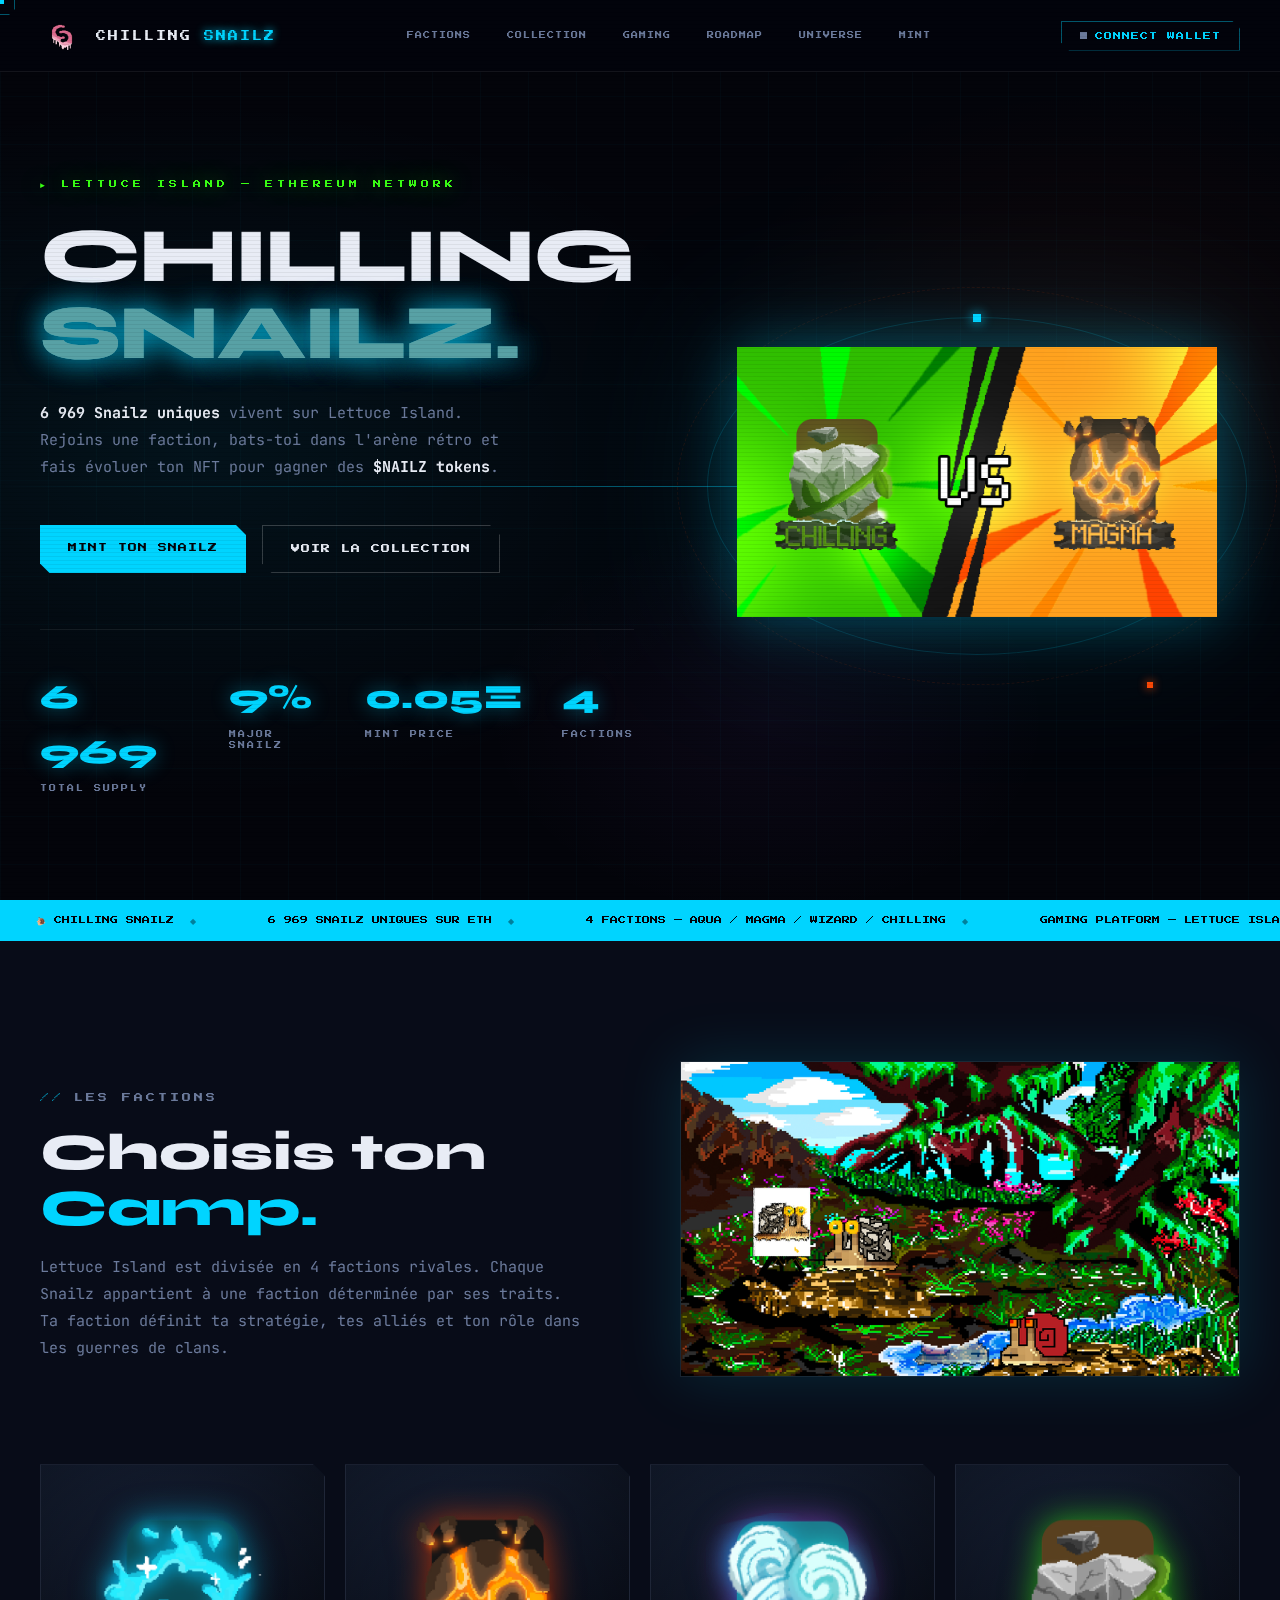
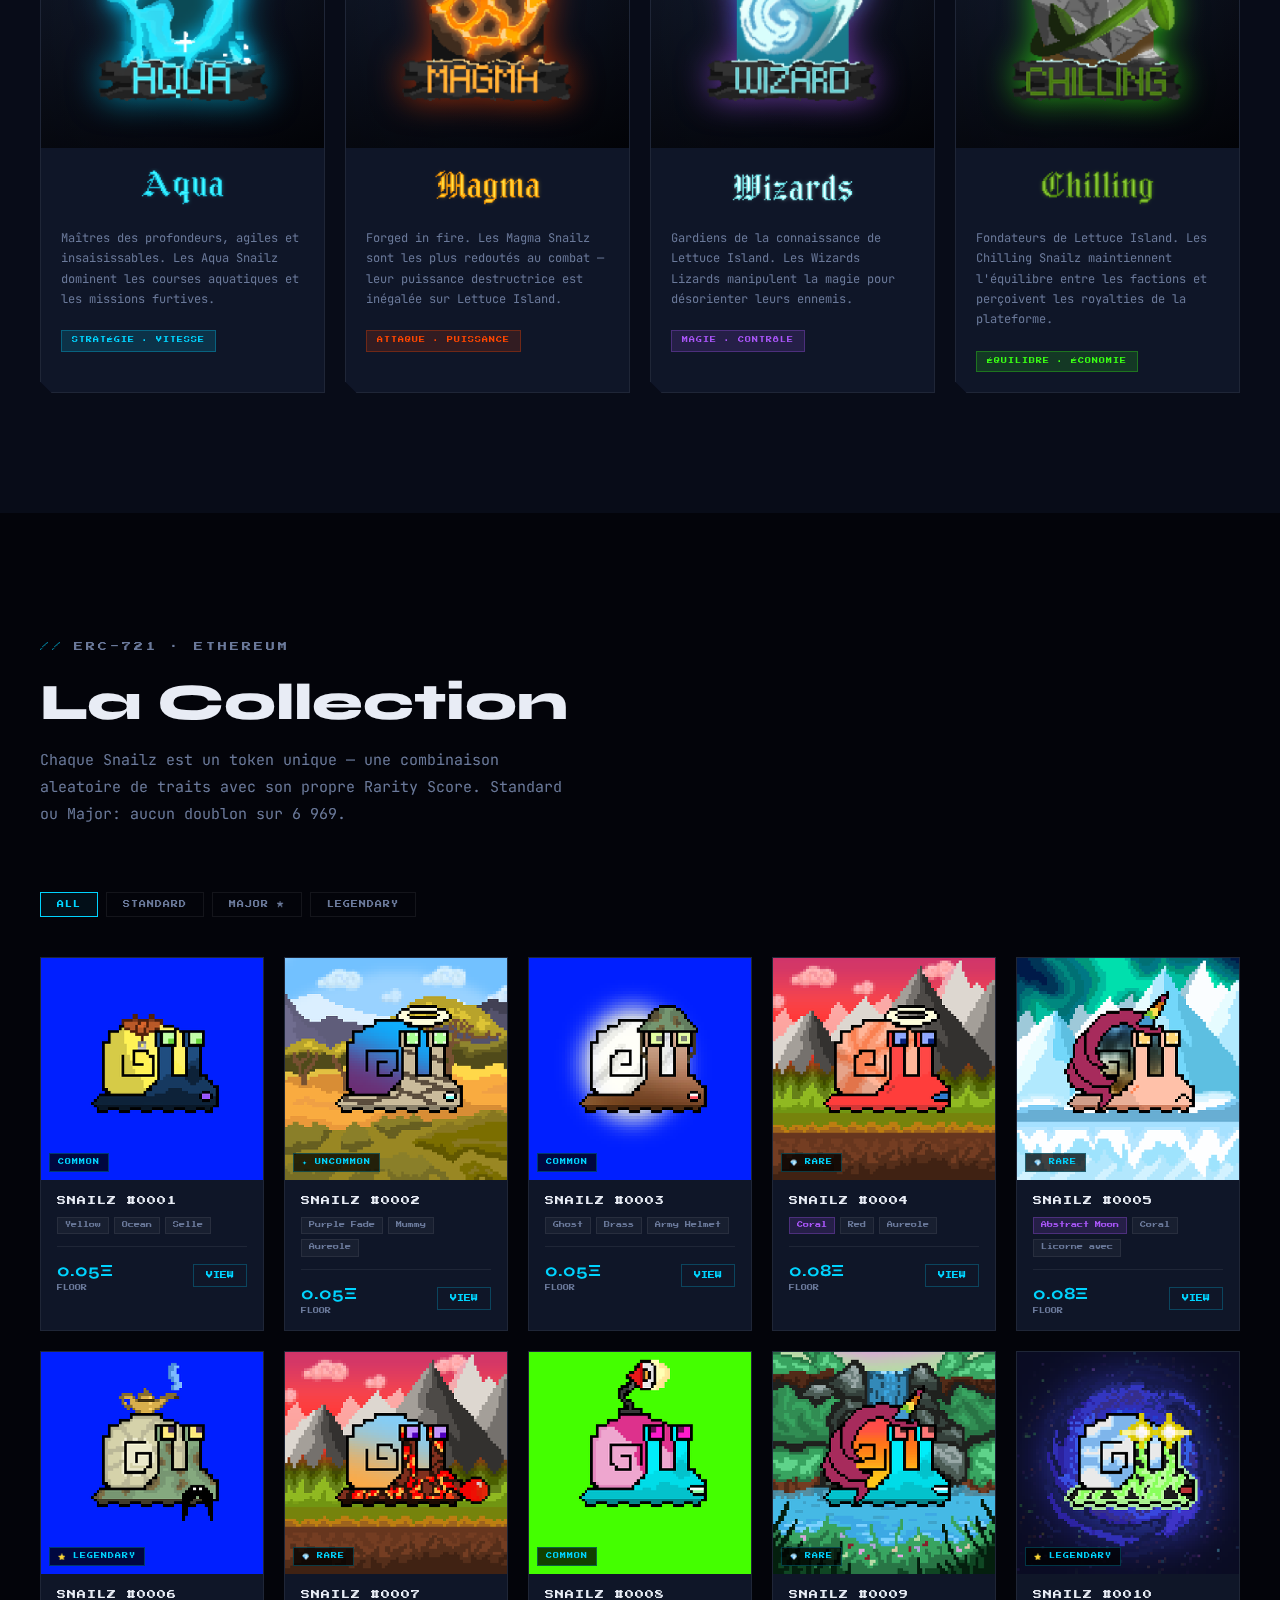
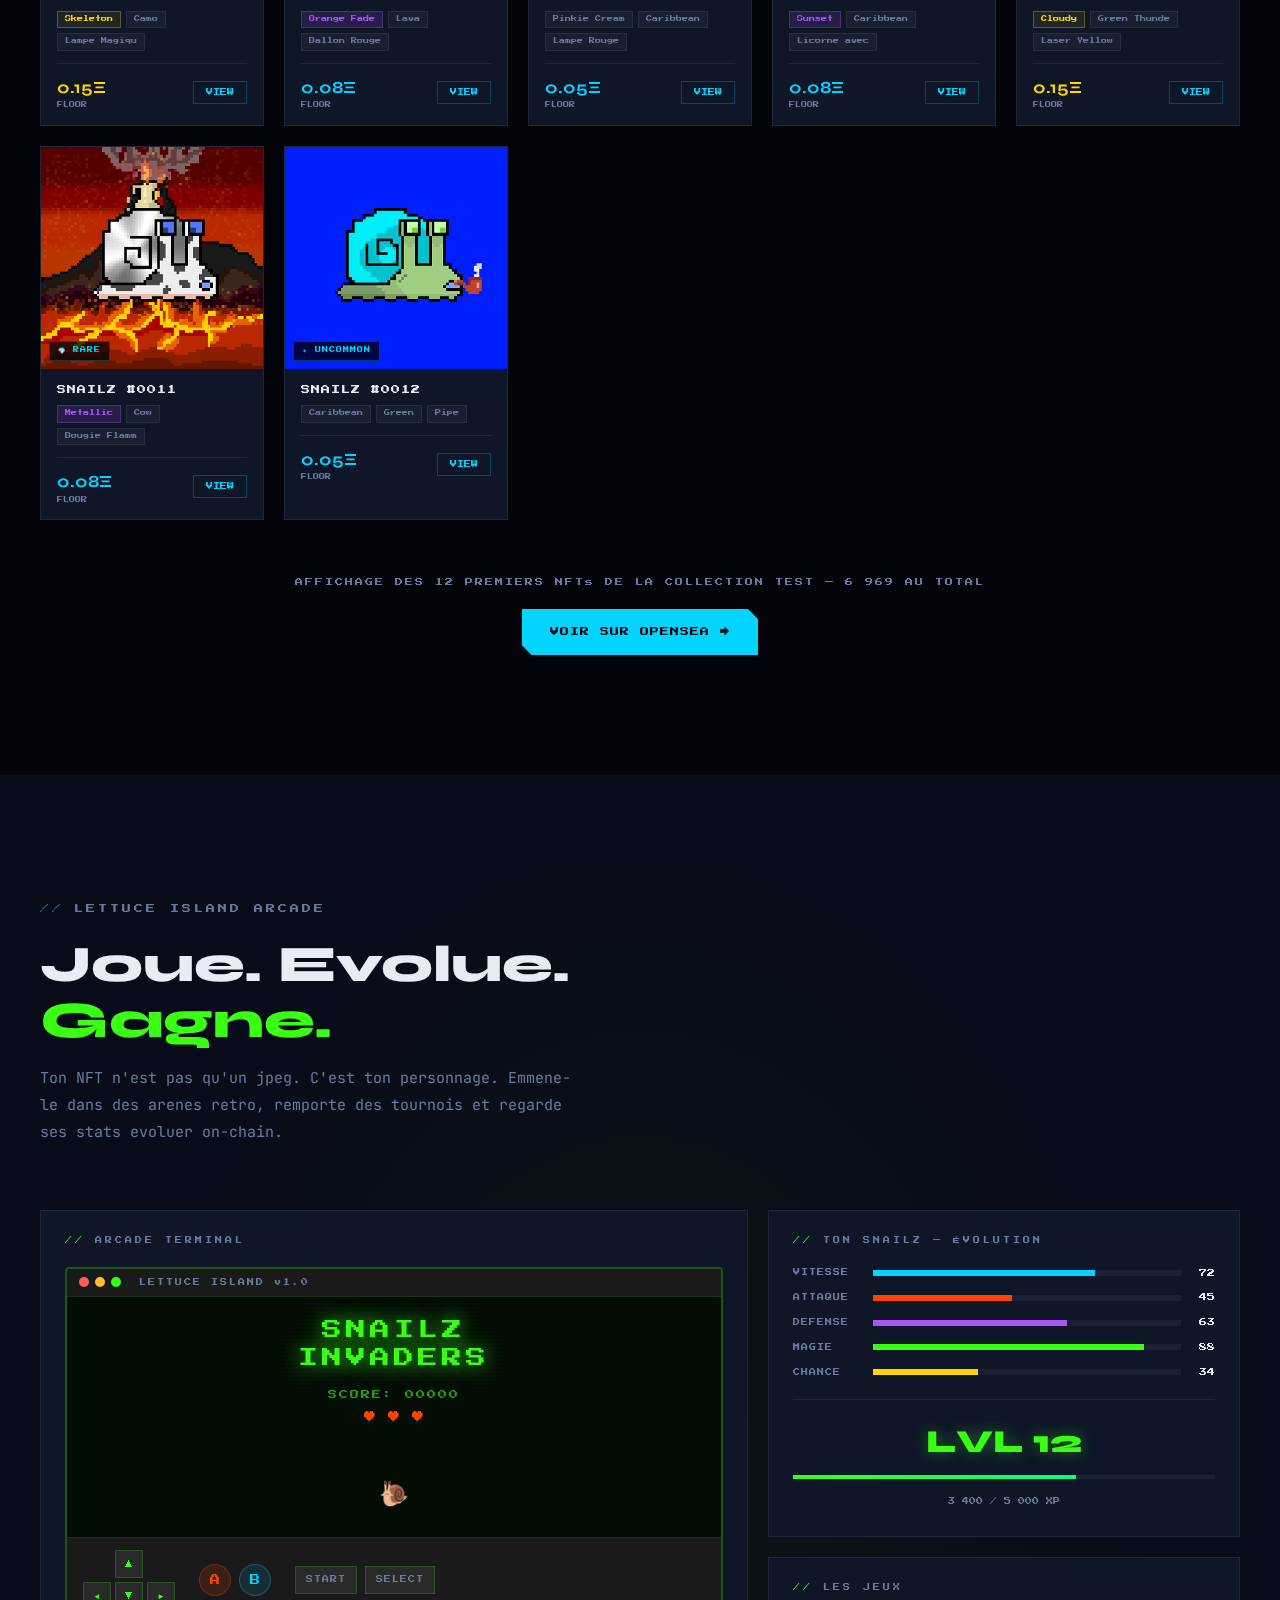
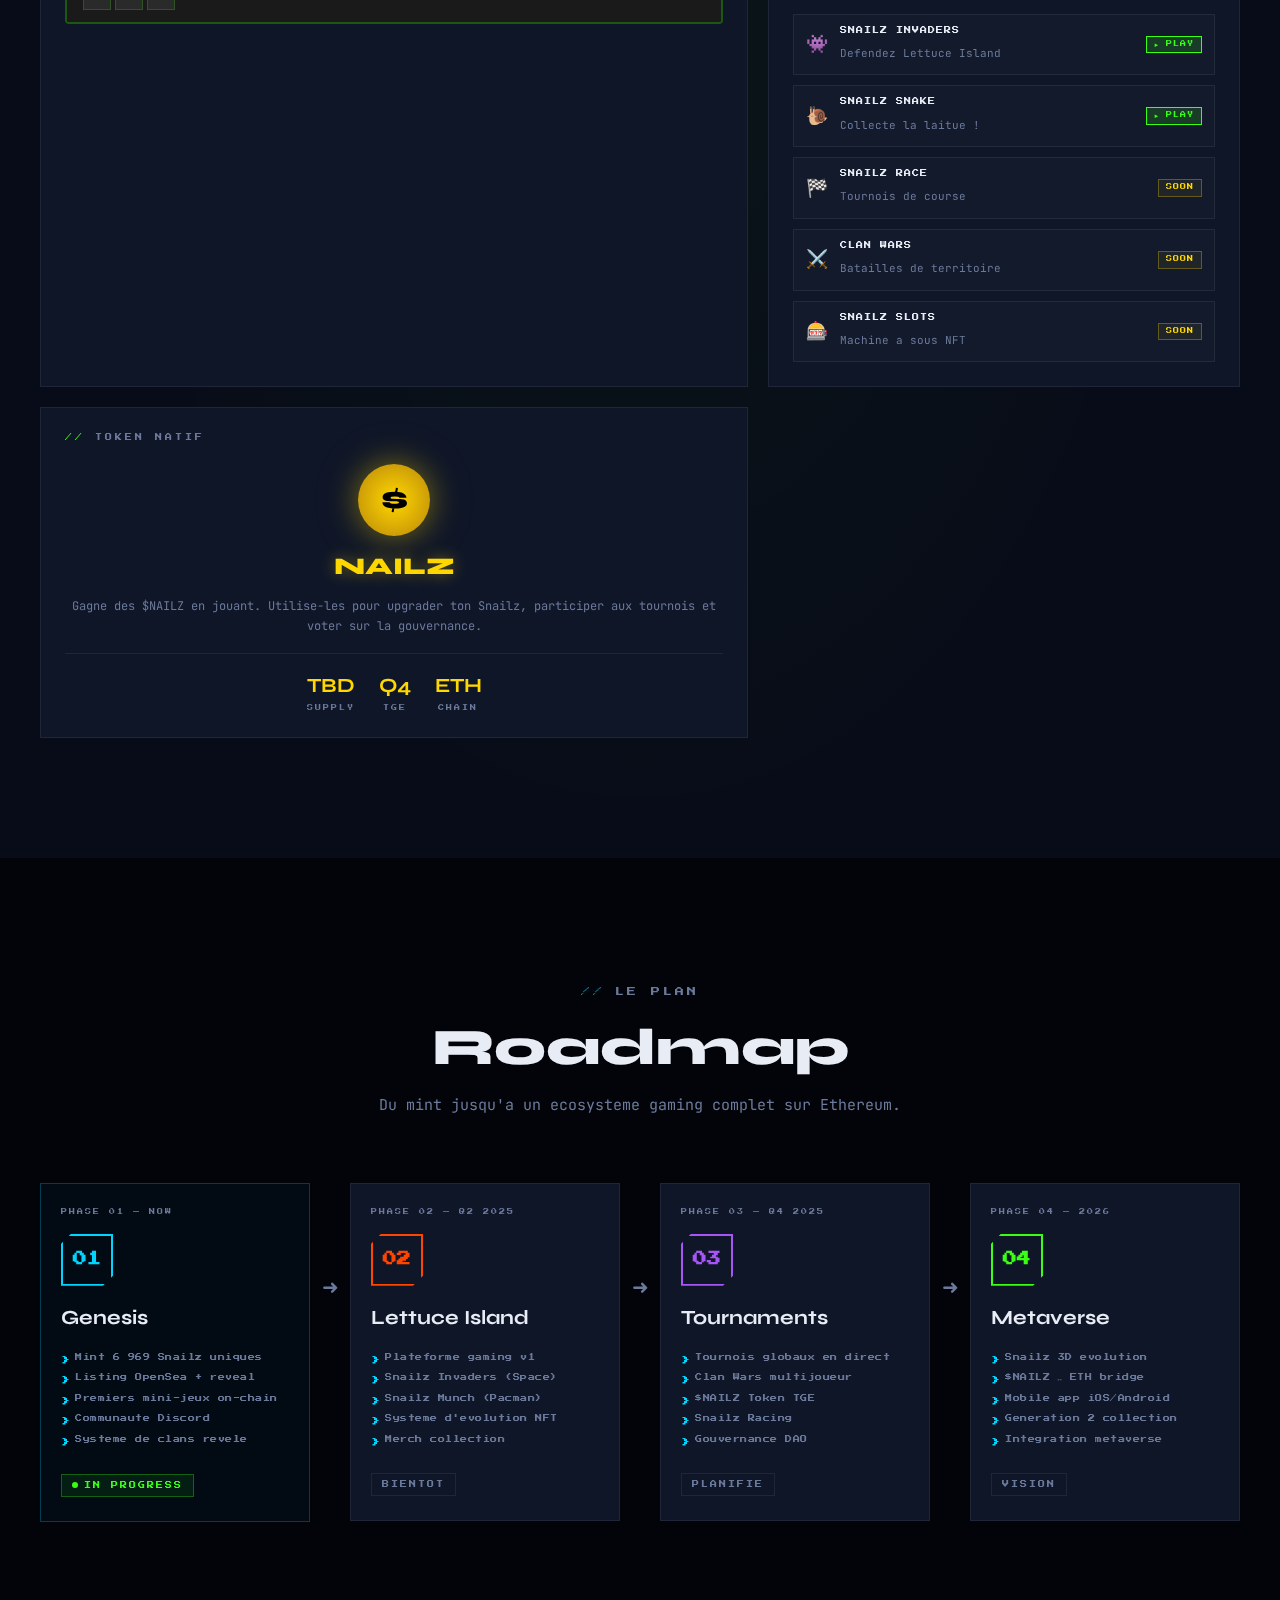
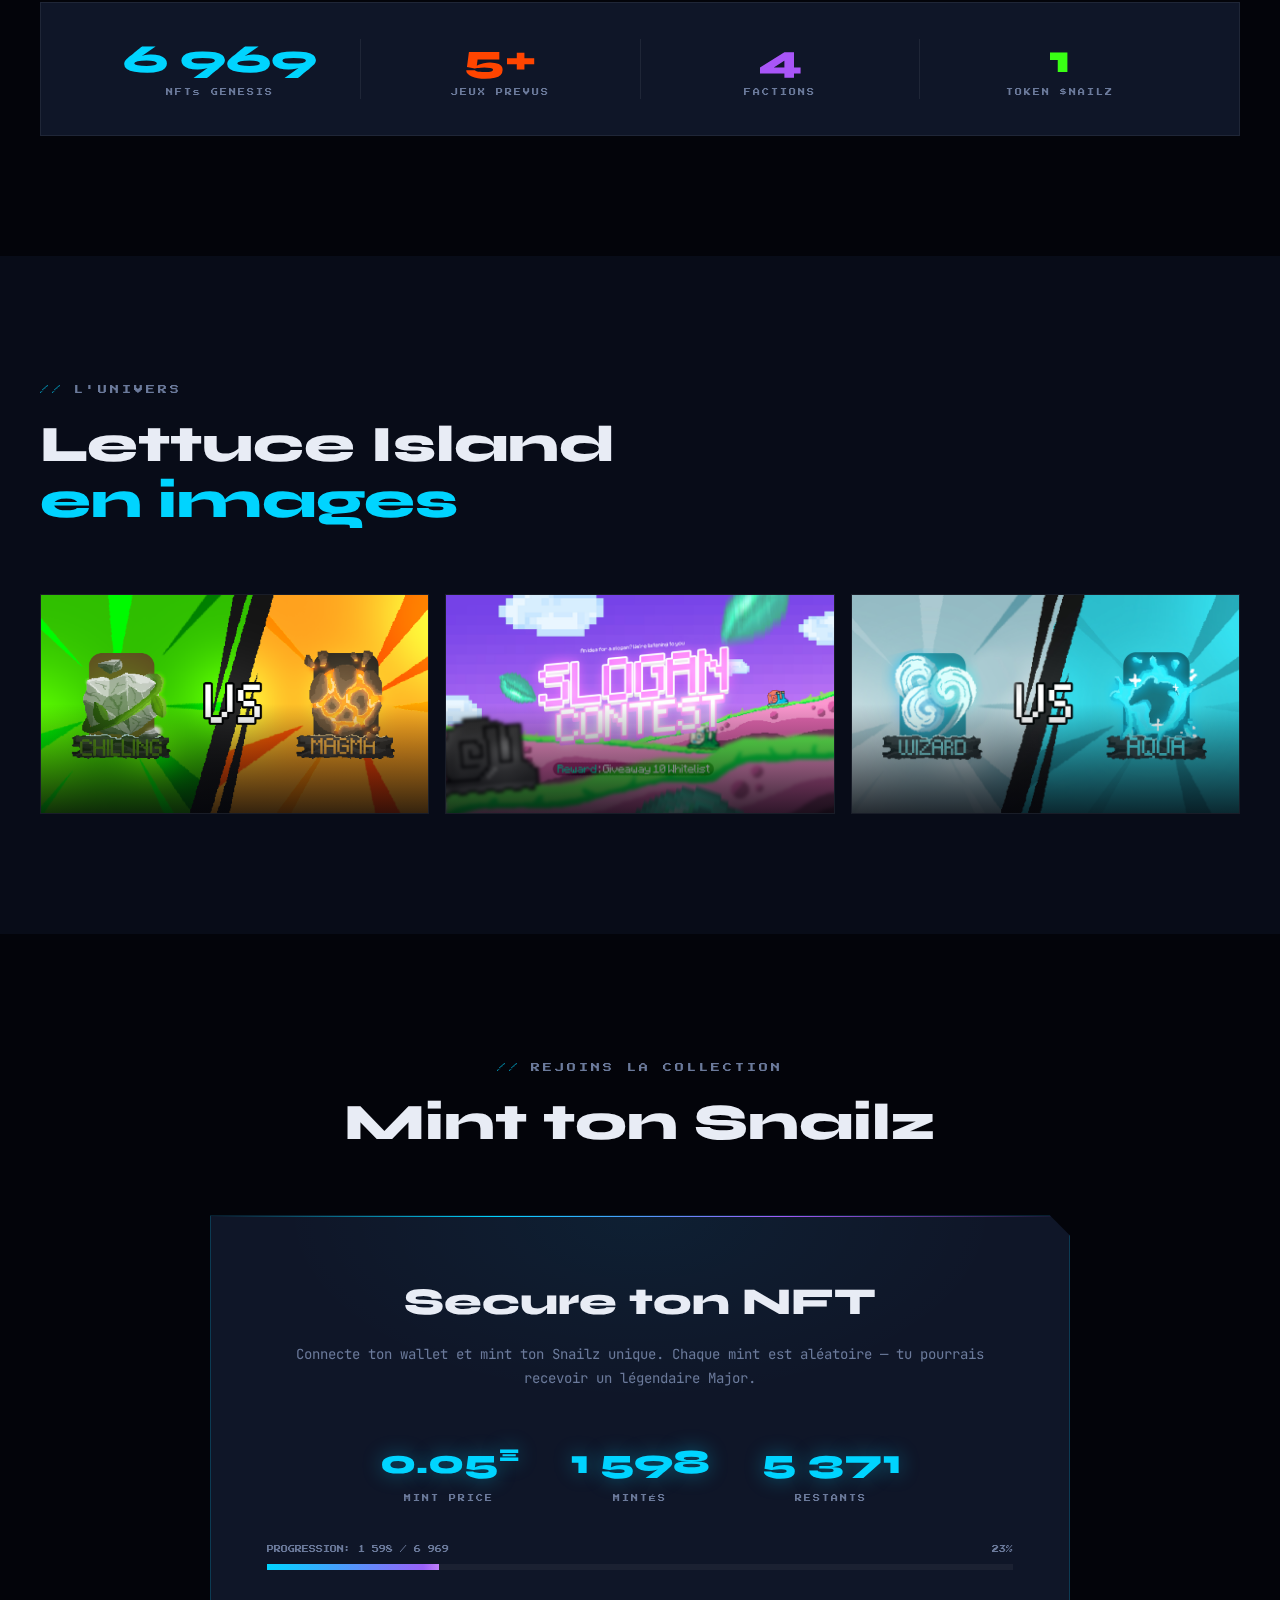
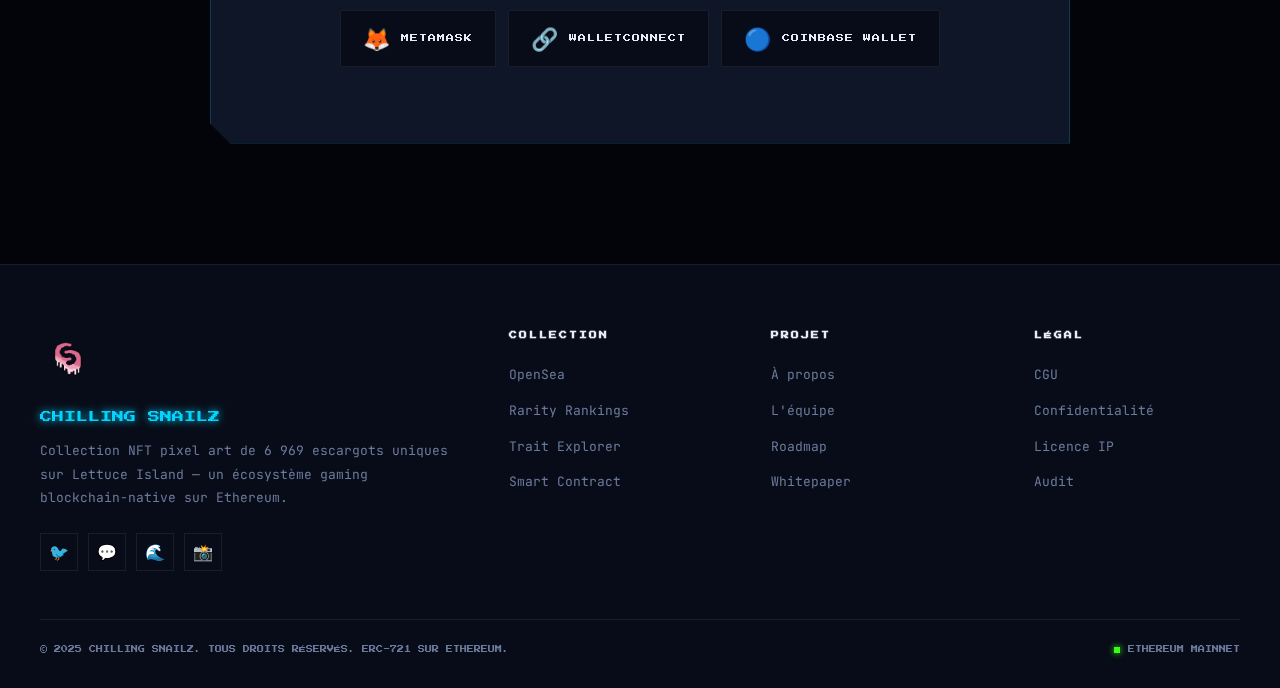
<file: index.html>
<!DOCTYPE html>
<html lang="fr">
<head>
<meta charset="UTF-8">
<meta name="viewport" content="width=device-width, initial-scale=1.0">
<title>CHILLING SNAILZ — Lettuce Island</title>
<link rel="preconnect" href="https://fonts.googleapis.com">
<link href="https://fonts.googleapis.com/css2?family=Press+Start+2P&family=Syne:wght@400;700;800&family=JetBrains+Mono:wght@400;700&display=swap" rel="stylesheet">
<style>
/* ===========================
   VARIABLES & RESET
=========================== */
:root {
  --void: #03040a;
  --deep: #080c18;
  --surface: #0f1628;
  --raised: #162035;

  /* Aqua Faction */
  --aqua: #00d4ff;
  --aqua-dim: rgba(0,212,255,0.15);
  --aqua-glow: 0 0 20px rgba(0,212,255,0.5), 0 0 60px rgba(0,212,255,0.2);

  /* Magma Faction */
  --magma: #ff4500;
  --magma-dim: rgba(255,69,0,0.15);
  --magma-glow: 0 0 20px rgba(255,69,0,0.5), 0 0 60px rgba(255,69,0,0.2);

  /* Wizard Faction */
  --wizard: #a855f7;
  --wizard-dim: rgba(168,85,247,0.15);
  --wizard-glow: 0 0 20px rgba(168,85,247,0.5), 0 0 60px rgba(168,85,247,0.2);

  /* Chilling (main) */
  --chill: #39ff14;
  --chill-dim: rgba(57,255,20,0.15);
  --chill-glow: 0 0 20px rgba(57,255,20,0.5), 0 0 60px rgba(57,255,20,0.2);

  --gold: #ffd700;
  --white: #e8ecf5;
  --muted: #6b7a9b;
  --border: rgba(255,255,255,0.07);

  --font-pixel: 'Press Start 2P', monospace;
  --font-display: 'Syne', sans-serif;
  --font-mono: 'JetBrains Mono', monospace;

  --radius-sm: 2px;
  --transition: all 0.25s cubic-bezier(0.4, 0, 0.2, 1);
}

*, *::before, *::after { box-sizing: border-box; margin: 0; padding: 0; }
html { scroll-behavior: smooth; overflow-x: hidden; }
body {
  background: var(--void);
  color: var(--white);
  font-family: var(--font-mono);
  cursor: none;
  overflow-x: hidden;
  line-height: 1.6;
}

/* Custom cursor */
#cursor, #cursor-follower {
  position: fixed; pointer-events: none; z-index: 99999;
  transform: translate(-50%, -50%);
  transition: transform 0.05s;
}
#cursor {
  width: 8px; height: 8px;
  background: var(--aqua);
  clip-path: polygon(0 0,100% 0,100% 100%,0 100%);
  box-shadow: 0 0 8px var(--aqua);
}
#cursor-follower {
  width: 30px; height: 30px;
  border: 1px solid rgba(0,212,255,0.4);
  clip-path: polygon(6px 0,100% 0,100% calc(100% - 6px),calc(100% - 6px) 100%,0 100%,0 6px);
  transition: all 0.12s cubic-bezier(0.4,0,0.2,1);
}
body.hovering #cursor { background: var(--magma); box-shadow: 0 0 8px var(--magma); }
body.hovering #cursor-follower { border-color: rgba(255,69,0,0.5); transform: translate(-50%,-50%) scale(1.4); }

/* Scanlines */
body::before {
  content:''; position:fixed; inset:0; z-index:9990; pointer-events:none;
  background: repeating-linear-gradient(0deg,transparent,transparent 3px,rgba(0,0,0,0.06) 3px,rgba(0,0,0,0.06) 4px);
}

/* ===========================
   LAYOUT HELPERS
=========================== */
.container { max-width: 1280px; margin: 0 auto; padding: 0 40px; }
.section { padding: 120px 0; }

/* ===========================
   TYPOGRAPHY
=========================== */
.pixel { font-family: var(--font-pixel); }
.display { font-family: var(--font-display); }
.tag {
  font-family: var(--font-pixel); font-size: 9px; letter-spacing: 3px;
  color: var(--muted); display: inline-flex; align-items: center; gap: 10px;
  margin-bottom: 20px;
}
.tag::before { content:'//'; color: var(--aqua); opacity: 0.6; }

/* Glow text */
.glow-aqua  { text-shadow: var(--aqua-glow); }
.glow-magma { text-shadow: var(--magma-glow); }
.glow-wizard { text-shadow: var(--wizard-glow); }
.glow-chill { text-shadow: var(--chill-glow); }

/* ===========================
   ANIMATIONS
=========================== */
@keyframes float { 0%,100% { transform:translateY(0); } 50% { transform:translateY(-14px); } }
@keyframes blink { 0%,100% { opacity:1; } 50% { opacity:0; } }
@keyframes spin { to { transform:rotate(360deg); } }
@keyframes spin-rev { to { transform:rotate(-360deg); } }
@keyframes marquee { 0% { transform:translateX(0); } 100% { transform:translateX(-50%); } }
@keyframes flicker { 0%,18%,22%,25%,53%,57%,100% { opacity:1; } 20%,24%,55% { opacity:0.5; } }
@keyframes scan { 0% { transform:translateY(-100%); opacity:0.5; } 100% { transform:translateY(200vh); opacity:0; } }
@keyframes reveal-up { from { opacity:0; transform:translateY(40px) scale(0.98); } to { opacity:1; transform:translateY(0) scale(1); } }
@keyframes pulse { 0%,100% { opacity:1; } 50% { opacity:0.6; } }
@keyframes shimmer {
  0% { background-position: -200% 0; }
  100% { background-position: 200% 0; }
}
@keyframes glitch-1 {
  0%,100% { clip-path:inset(80% 0 0 0); transform:translate(-4px); }
  20% { clip-path:inset(10% 0 60% 0); transform:translate(4px); }
  40% { clip-path:inset(50% 0 20% 0); transform:translate(-2px); }
  60% { clip-path:inset(25% 0 60% 0); transform:translate(3px); }
  80% { clip-path:inset(70% 0 5% 0); transform:translate(-4px); }
}
@keyframes glitch-2 {
  0%,100% { clip-path:inset(20% 0 60% 0); transform:translate(4px); color:var(--magma); }
  20% { clip-path:inset(60% 0 10% 0); transform:translate(-4px); }
  40% { clip-path:inset(5% 0 80% 0); transform:translate(2px); }
  60% { clip-path:inset(50% 0 30% 0); transform:translate(-3px); }
  80% { clip-path:inset(10% 0 70% 0); transform:translate(4px); }
}

.reveal {
  opacity: 1;
  transform: none;
}

/* ===========================
   NAVBAR
=========================== */
nav {
  position: fixed; top: 0; left: 0; right: 0; z-index: 1000;
  height: 72px; display: flex; align-items: center;
  padding: 0 40px;
  background: rgba(3,4,10,0.8);
  backdrop-filter: blur(24px) saturate(180%);
  border-bottom: 1px solid var(--border);
}

.nav-logo {
  display: flex; align-items: center; gap: 12px;
  text-decoration: none;
}
.nav-logo img { width: 44px; height: 44px; object-fit: contain; }
.nav-brand {
  font-family: var(--font-pixel); font-size: 10px; letter-spacing: 2px;
  color: var(--white); white-space: nowrap;
  animation: flicker 8s infinite;
}
.nav-brand span { color: var(--aqua); text-shadow: 0 0 8px var(--aqua); }

.nav-center {
  flex: 1; display: flex; justify-content: center; gap: 6px;
}
.nav-link {
  font-family: var(--font-pixel); font-size: 7px; letter-spacing: 1px;
  color: var(--muted); text-decoration: none;
  padding: 8px 14px;
  border: 1px solid transparent;
  transition: var(--transition);
}
.nav-link:hover {
  color: var(--aqua); border-color: rgba(0,212,255,0.2);
  background: rgba(0,212,255,0.04);
}

.nav-right { display: flex; align-items: center; gap: 12px; }

/* Wallet button */
.btn-wallet {
  display: flex; align-items: center; gap: 8px;
  font-family: var(--font-pixel); font-size: 8px; letter-spacing: 1px;
  padding: 10px 18px;
  background: transparent;
  border: 1px solid rgba(0,212,255,0.4);
  color: var(--aqua);
  cursor: none;
  transition: var(--transition);
  position: relative; overflow: hidden;
  clip-path: polygon(0 0,calc(100% - 8px) 0,100% 8px,100% 100%,8px 100%,0 calc(100% - 8px));
}
.btn-wallet::before {
  content:''; position:absolute; inset:0;
  background: linear-gradient(135deg, var(--aqua), #0090ff);
  transform: translateX(-100%); transition: transform 0.3s;
}
.btn-wallet:hover { color: var(--void); }
.btn-wallet:hover::before { transform: translateX(0); }
.btn-wallet .btn-text { position: relative; }
.wallet-dot { width:7px; height:7px; background:var(--muted); display:inline-block; position:relative; flex-shrink:0; }
.btn-wallet.connected { border-color: rgba(57,255,20,0.5); color: var(--chill); }
.btn-wallet.connected::before { background: linear-gradient(135deg, var(--chill), #00a010); }
.btn-wallet.connected .wallet-dot { background: var(--chill); box-shadow:0 0 6px var(--chill); animation:blink 1.5s infinite; }

/* Hamburger button (masqué sur desktop) */
.nav-hamburger {
  display: none;
  flex-direction: column; justify-content: center; align-items: center;
  gap: 5px; width: 36px; height: 36px;
  background: transparent; border: 1px solid var(--border);
  cursor: pointer; padding: 0;
}
.nav-hamburger span {
  display: block; width: 18px; height: 1px;
  background: var(--white); transition: var(--transition);
}
.nav-hamburger.open span:nth-child(1) { transform: translateY(6px) rotate(45deg); }
.nav-hamburger.open span:nth-child(2) { opacity: 0; }
.nav-hamburger.open span:nth-child(3) { transform: translateY(-6px) rotate(-45deg); }

/* Mobile nav drawer */
.mobile-nav {
  display: none;
  position: fixed; top: 60px; left: 0; right: 0; z-index: 999;
  background: rgba(3,4,10,0.97);
  backdrop-filter: blur(24px);
  border-bottom: 1px solid var(--border);
  flex-direction: column; padding: 16px 0;
  transform: translateY(-8px); opacity: 0;
  transition: opacity 0.2s, transform 0.2s;
  pointer-events: none;
}
.mobile-nav.open {
  opacity: 1; transform: translateY(0); pointer-events: auto;
}
.mobile-nav-link {
  font-family: var(--font-pixel); font-size: 8px; letter-spacing: 2px;
  color: var(--muted); text-decoration: none;
  padding: 14px 24px; display: block;
  border-bottom: 1px solid var(--border);
  transition: var(--transition);
}
.mobile-nav-link:last-child { border-bottom: none; }
.mobile-nav-link:hover, .mobile-nav-link:active { color: var(--aqua); background: rgba(0,212,255,0.04); }

/* ===========================
   HERO
=========================== */
#hero {
  min-height: 100vh; position: relative; overflow: hidden;
  display: flex; flex-direction: column; justify-content: center;
  padding-top: 72px;
}

.hero-bg {
  position: absolute; inset: 0; z-index: 0;
  background:
    radial-gradient(ellipse 70% 60% at 15% 50%, rgba(0,212,255,0.07) 0%, transparent 65%),
    radial-gradient(ellipse 50% 50% at 85% 40%, rgba(255,69,0,0.06) 0%, transparent 60%),
    radial-gradient(ellipse 40% 40% at 60% 80%, rgba(168,85,247,0.05) 0%, transparent 55%),
    var(--void);
}

/* Grid */
.hero-grid {
  position: absolute; inset: 0; z-index: 1;
  background-image:
    linear-gradient(rgba(0,212,255,0.025) 1px, transparent 1px),
    linear-gradient(90deg, rgba(0,212,255,0.025) 1px, transparent 1px);
  background-size: 48px 48px;
}

/* Scanning line */
.hero-scan {
  position: absolute; left:0; right:0; height:1px;
  background: linear-gradient(90deg, transparent 0%, rgba(0,212,255,0.4) 50%, transparent 100%);
  animation: scan 5s linear infinite;
  z-index: 2;
}

.hero-inner {
  position: relative; z-index: 3;
  display: grid; grid-template-columns: 1fr 1fr;
  gap: 80px; align-items: center;
  max-width: 1280px; margin: 0 auto;
  padding: 60px 40px;
}

.hero-label {
  font-family: var(--font-pixel); font-size: 8px; letter-spacing: 4px;
  color: var(--chill); text-shadow: var(--chill-glow);
  margin-bottom: 28px;
  display: flex; align-items: center; gap: 12px;
}
.hero-label::before { content:'►'; animation: blink 1.2s infinite; }

.hero-title {
  font-family: var(--font-display); font-weight: 800;
  font-size: clamp(44px, 6vw, 82px);
  line-height: 1.0; letter-spacing: -2px;
  margin-bottom: 6px;
}
.hero-title .t1 { color: var(--white); display: block; }
.hero-title .t2 {
  color: var(--aqua); display: block;
  text-shadow: 0 0 30px rgba(0,212,255,0.5);
  position: relative;
}
.hero-title .t2::before {
  content: attr(data-t);
  position: absolute; left:0; top:0;
  animation: glitch-1 6s infinite 0.5s;
  color: var(--magma); opacity: 0.7;
}
.hero-title .t2::after {
  content: attr(data-t);
  position: absolute; left:0; top:0;
  animation: glitch-2 6s infinite 1.2s;
  opacity: 0.5;
}

.hero-sub {
  font-size: 15px; color: var(--muted);
  line-height: 1.8; margin: 28px 0 44px;
  max-width: 460px;
}
.hero-sub strong { color: var(--white); font-weight: 700; }

.hero-actions { display: flex; gap: 16px; flex-wrap: wrap; }

.btn-primary {
  font-family: var(--font-pixel); font-size: 9px; letter-spacing: 1px;
  padding: 16px 28px;
  background: var(--aqua); color: var(--void);
  border: none; cursor: none;
  clip-path: polygon(0 0,calc(100% - 10px) 0,100% 10px,100% 100%,10px 100%,0 calc(100% - 10px));
  transition: var(--transition); text-decoration: none; display: inline-block;
}
.btn-primary:hover { background: var(--white); transform: translateY(-3px); box-shadow: 0 12px 32px rgba(0,212,255,0.35); }

.btn-outline {
  font-family: var(--font-pixel); font-size: 9px; letter-spacing: 1px;
  padding: 16px 28px;
  background: transparent; color: var(--white);
  border: 1px solid rgba(255,255,255,0.2);
  cursor: none;
  clip-path: polygon(0 0,calc(100% - 10px) 0,100% 10px,100% 100%,10px 100%,0 calc(100% - 10px));
  transition: var(--transition); text-decoration: none; display: inline-block;
}
.btn-outline:hover { border-color: var(--aqua); color: var(--aqua); }

.hero-kpis {
  display: flex; gap: 40px; margin-top: 56px; padding-top: 40px;
  border-top: 1px solid var(--border);
}
.kpi-val {
  display: block; font-family: var(--font-display); font-weight: 800;
  font-size: 34px; color: var(--aqua);
  text-shadow: 0 0 20px rgba(0,212,255,0.4);
}
.kpi-lbl {
  display: block; font-family: var(--font-pixel); font-size: 7px;
  color: var(--muted); letter-spacing: 2px; margin-top: 4px;
}

/* Hero visual */
.hero-visual {
  display: flex; align-items: center; justify-content: center;
  position: relative; animation: float 4s ease-in-out infinite;
}

.hero-img-wrap {
  position: relative; width: 480px;
}
.hero-img-wrap img {
  width: 100%; height: auto;
  filter: drop-shadow(0 0 30px rgba(0,212,255,0.3)) drop-shadow(0 0 80px rgba(0,212,255,0.15));
}
.hero-img-ring {
  position: absolute; inset: -30px;
  border: 1px solid rgba(0,212,255,0.15);
  border-radius: 50%;
  animation: spin 20s linear infinite;
}
.hero-img-ring::before {
  content:''; position:absolute; top:-4px; left:50%;
  width:8px; height:8px;
  background: var(--aqua); transform:translateX(-50%);
  box-shadow: 0 0 12px var(--aqua);
}
.hero-img-ring-2 {
  position: absolute; inset: -60px;
  border: 1px dashed rgba(255,69,0,0.1);
  border-radius: 50%;
  animation: spin-rev 30s linear infinite;
}
.hero-img-ring-2::before {
  content:''; position:absolute; bottom:-4px; right:20%;
  width:6px; height:6px;
  background: var(--magma); transform:translateX(-50%);
  box-shadow: 0 0 10px var(--magma);
}

/* ===========================
   TICKER
=========================== */
.ticker-wrap {
  background: var(--aqua); overflow: hidden; padding: 13px 0;
  position: relative; z-index: 10;
  border-top: 1px solid rgba(0,212,255,0.3);
  border-bottom: 1px solid rgba(0,212,255,0.3);
}
.ticker-track {
  display: flex; width: max-content;
  animation: marquee 25s linear infinite;
}
.ticker-item {
  font-family: var(--font-pixel); font-size: 8px;
  color: var(--void); padding: 0 36px; white-space: nowrap;
  display: flex; align-items: center; gap: 16px;
}
.ticker-sep { opacity: 0.4; }

/* ===========================
   SECTION HEADERS
=========================== */
.section-head { margin-bottom: 64px; }
.section-head.center { text-align: center; }
.section-head.center .tag { justify-content: center; }
.section-title {
  font-family: var(--font-display); font-weight: 800;
  font-size: clamp(30px, 4vw, 56px); line-height: 1.1;
  margin-bottom: 16px;
}
.section-desc {
  font-size: 15px; color: var(--muted); line-height: 1.8; max-width: 540px;
}
.section-head.center .section-desc { margin: 0 auto; }

/* ===========================
   FACTIONS SECTION
=========================== */
#factions { background: var(--deep); }

.faction-intro {
  display: grid; grid-template-columns: 1fr 1fr; gap: 80px; align-items: center;
  margin-bottom: 80px;
}

.factions-grid {
  display: grid; grid-template-columns: repeat(4,1fr); gap: 20px;
}

.faction-card {
  background: var(--surface);
  border: 1px solid var(--border);
  padding: 0; overflow: hidden;
  cursor: none; transition: var(--transition);
  position: relative;
  clip-path: polygon(0 0,calc(100% - 12px) 0,100% 12px,100% 100%,12px 100%,0 calc(100% - 12px));
}
.faction-card::before {
  content:''; position:absolute; top:0; left:0; right:0; height:2px;
  transform: scaleX(0); transform-origin: left;
  transition: transform 0.3s;
}
.faction-card:nth-child(1)::before { background: var(--aqua); }
.faction-card:nth-child(2)::before { background: var(--magma); }
.faction-card:nth-child(3)::before { background: var(--wizard); }
.faction-card:nth-child(4)::before { background: var(--chill); }
.faction-card:hover::before { transform: scaleX(1); }

.faction-card:nth-child(1):hover { border-color: rgba(0,212,255,0.3); box-shadow: 0 20px 60px rgba(0,212,255,0.1); transform: translateY(-8px); }
.faction-card:nth-child(2):hover { border-color: rgba(255,69,0,0.3); box-shadow: 0 20px 60px rgba(255,69,0,0.1); transform: translateY(-8px); }
.faction-card:nth-child(3):hover { border-color: rgba(168,85,247,0.3); box-shadow: 0 20px 60px rgba(168,85,247,0.1); transform: translateY(-8px); }
.faction-card:nth-child(4):hover { border-color: rgba(57,255,20,0.3); box-shadow: 0 20px 60px rgba(57,255,20,0.1); transform: translateY(-8px); }

.faction-img {
  width: 100%; aspect-ratio: 1;
  display: flex; align-items: center; justify-content: center;
  padding: 24px;
  background: linear-gradient(160deg, var(--raised), var(--void));
  position: relative; overflow: hidden;
}
.faction-img::after {
  content:''; position:absolute; inset:0;
  background: radial-gradient(circle at 50% 50%, transparent 40%, rgba(0,0,0,0.3) 100%);
}
.faction-img img {
  width: 80%; height: 80%; object-fit: contain; position: relative; z-index: 1;
  transition: transform 0.4s cubic-bezier(0.4,0,0.2,1), filter 0.4s;
}
.faction-card:hover .faction-img img { transform: scale(1.08) rotate(-2deg); }

.faction-card:nth-child(1) .faction-img img { filter: drop-shadow(0 0 16px rgba(0,212,255,0.6)); }
.faction-card:nth-child(2) .faction-img img { filter: drop-shadow(0 0 16px rgba(255,69,0,0.6)); }
.faction-card:nth-child(3) .faction-img img { filter: drop-shadow(0 0 16px rgba(168,85,247,0.6)); }
.faction-card:nth-child(4) .faction-img img { filter: drop-shadow(0 0 16px rgba(57,255,20,0.6)); }

.faction-body { padding: 20px; }
.faction-name-img {
  width: 100%; max-height: 40px; object-fit: contain;
  margin-bottom: 12px; filter: brightness(1.1);
}
.faction-desc {
  font-size: 12px; color: var(--muted); line-height: 1.7; margin-bottom: 16px;
}
.faction-tag {
  font-family: var(--font-pixel); font-size: 6px; letter-spacing: 1px;
  padding: 5px 10px; display: inline-block; border: 1px solid;
}
.faction-card:nth-child(1) .faction-tag { color: var(--aqua); border-color: rgba(0,212,255,0.3); background: var(--aqua-dim); }
.faction-card:nth-child(2) .faction-tag { color: var(--magma); border-color: rgba(255,69,0,0.3); background: var(--magma-dim); }
.faction-card:nth-child(3) .faction-tag { color: var(--wizard); border-color: rgba(168,85,247,0.3); background: var(--wizard-dim); }
.faction-card:nth-child(4) .faction-tag { color: var(--chill); border-color: rgba(57,255,20,0.3); background: var(--chill-dim); }

/* ===========================
   COLLECTION SECTION
=========================== */
#collection { background: var(--void); }

.collection-filters {
  display: flex; gap: 8px; margin-bottom: 40px;
}
.filter-btn {
  font-family: var(--font-pixel); font-size: 7px; letter-spacing: 1px;
  padding: 8px 16px; background: transparent;
  border: 1px solid var(--border); color: var(--muted);
  cursor: none; transition: var(--transition);
}
.filter-btn:hover, .filter-btn.active {
  border-color: var(--aqua); color: var(--aqua);
  background: rgba(0,212,255,0.06);
}

.nft-grid {
  display: grid; grid-template-columns: repeat(auto-fill, minmax(210px,1fr)); gap: 20px;
}

.nft-card {
  background: var(--surface); border: 1px solid var(--border);
  overflow: hidden; cursor: none; transition: var(--transition);
  position: relative;
}
.nft-card:hover {
  transform: translateY(-8px);
  border-color: rgba(0,212,255,0.25);
  box-shadow: 0 20px 50px rgba(0,212,255,0.1);
}
.nft-card.is-major:hover {
  border-color: rgba(255,69,0,0.35);
  box-shadow: 0 20px 50px rgba(255,69,0,0.12);
}

.nft-thumb {
  width: 100%; aspect-ratio: 1;
  background: var(--deep);
  display: flex; align-items: center; justify-content: center;
  font-size: 56px; position: relative; overflow: hidden;
}
.nft-thumb-inner {
  transition: transform 0.4s;
  animation: float 3s ease-in-out infinite;
}
.nft-card:hover .nft-thumb-inner { transform: scale(1.12); }

/* Sweep effect */
.nft-thumb::after {
  content:''; position:absolute; top:-100%; left:0; right:0; height:40%;
  background: linear-gradient(transparent, rgba(0,212,255,0.05), transparent);
  transition: top 0.5s;
}
.nft-card:hover .nft-thumb::after { top:200%; }

.nft-major-badge {
  position: absolute; top: 8px; right: 8px; z-index: 2;
  font-family: var(--font-pixel); font-size: 6px; letter-spacing: 1px;
  padding: 4px 8px; background: var(--magma); color: #000;
  animation: flicker 4s infinite;
}

.nft-info { padding: 14px 16px; }
.nft-id {
  font-family: var(--font-pixel); font-size: 9px; color: var(--white);
  letter-spacing: 1px; margin-bottom: 8px;
}
.nft-traits {
  display: flex; flex-wrap: wrap; gap: 5px; margin-bottom: 12px;
}
.trait {
  font-family: var(--font-pixel); font-size: 6px;
  padding: 3px 7px; background: rgba(255,255,255,0.04);
  border: 1px solid var(--border); color: var(--muted);
}
.trait.rare { color: var(--wizard); border-color: rgba(168,85,247,0.3); background: var(--wizard-dim); }
.trait.legendary { color: var(--gold); border-color: rgba(255,215,0,0.3); background: rgba(255,215,0,0.08); }
.trait.major { color: var(--magma); border-color: rgba(255,69,0,0.3); background: var(--magma-dim); }

.nft-footer {
  display: flex; justify-content: space-between; align-items: center;
  padding-top: 10px; border-top: 1px solid var(--border);
}
.nft-price {
  font-family: var(--font-display); font-weight: 700; font-size: 17px;
  color: var(--aqua); text-shadow: 0 0 12px rgba(0,212,255,0.4);
}
.nft-price small {
  display: block; font-family: var(--font-pixel); font-size: 6px;
  color: var(--muted); text-shadow: none; font-weight: 400;
}
.is-major .nft-price { color: var(--magma); text-shadow: 0 0 12px rgba(255,69,0,0.4); }

.btn-sm {
  font-family: var(--font-pixel); font-size: 7px;
  padding: 7px 12px; background: transparent;
  border: 1px solid rgba(0,212,255,0.25); color: var(--aqua);
  cursor: none; transition: var(--transition);
}
.btn-sm:hover { background: var(--aqua); color: var(--void); }
.is-major .btn-sm { border-color: rgba(255,69,0,0.3); color: var(--magma); }
.is-major .btn-sm:hover { background: var(--magma); color: var(--void); }

.collection-more {
  text-align: center; margin-top: 56px;
}

/* ===========================
   GAMING SECTION
=========================== */
#gaming {
  background: var(--deep);
  position: relative; overflow: hidden;
}
.gaming-bg {
  position: absolute; inset: 0;
  background: radial-gradient(ellipse 60% 70% at 50% 50%, rgba(57,255,20,0.04) 0%, transparent 70%);
}

.gaming-layout {
  display: grid; grid-template-columns: 1fr 1fr;
  gap: 80px; align-items: start; position: relative; z-index: 1;
}

.game-console {
  background: var(--surface);
  border: 1px solid rgba(57,255,20,0.15);
  padding: 32px;
  position: relative;
  clip-path: polygon(0 0,calc(100% - 16px) 0,100% 16px,100% 100%,16px 100%,0 calc(100% - 16px));
}
.console-screen {
  background: var(--void); border: 2px solid rgba(57,255,20,0.3);
  aspect-ratio: 16/10; display: flex; align-items: center; justify-content: center;
  margin-bottom: 24px; position: relative; overflow: hidden;
  font-family: var(--font-pixel); font-size: 10px; color: var(--chill);
  letter-spacing: 2px;
}
.console-screen::before {
  content: '';
  position: absolute; inset: 0;
  background: repeating-linear-gradient(0deg,transparent,transparent 2px,rgba(57,255,20,0.03) 2px,rgba(57,255,20,0.03) 4px);
}
.console-label {
  font-family: var(--font-pixel); font-size: 7px; color: rgba(57,255,20,0.6);
  letter-spacing: 2px; margin-bottom: 4px;
}
.console-btns {
  display: flex; gap: 8px; justify-content: flex-end;
}
.console-btn {
  width: 32px; height: 32px; border-radius: 50%;
  border: 2px solid rgba(57,255,20,0.3);
  background: rgba(57,255,20,0.08);
  display: flex; align-items: center; justify-content: center;
  font-size: 14px; cursor: none;
  transition: var(--transition);
}
.console-btn:hover { background: var(--chill-dim); box-shadow: 0 0 12px rgba(57,255,20,0.3); }

.games-list { display: flex; flex-direction: column; gap: 16px; }
.game-entry {
  display: flex; gap: 20px; align-items: center;
  padding: 16px 20px;
  background: var(--surface); border: 1px solid var(--border);
  cursor: none; transition: var(--transition);
  position: relative; overflow: hidden;
}
.game-entry::before {
  content:''; position:absolute; left:0; top:0; bottom:0; width:2px;
  background: var(--chill); transform: scaleY(0); transform-origin: top;
  transition: transform 0.3s;
}
.game-entry:hover::before { transform: scaleY(1); }
.game-entry:hover {
  border-color: rgba(57,255,20,0.2);
  padding-left: 24px;
  background: rgba(57,255,20,0.03);
}
.game-icon-wrap {
  width: 52px; height: 52px; flex-shrink: 0;
  background: var(--deep); border: 1px solid rgba(57,255,20,0.2);
  display: flex; align-items: center; justify-content: center; font-size: 24px;
}
.game-title-text {
  font-family: var(--font-pixel); font-size: 9px; color: var(--white);
  letter-spacing: 1px; margin-bottom: 6px;
}
.game-desc-text {
  font-size: 12px; color: var(--muted); line-height: 1.6;
}
.game-badge {
  font-family: var(--font-pixel); font-size: 6px; letter-spacing: 1px;
  padding: 4px 10px; border: 1px solid; margin-left: auto; flex-shrink: 0;
}
.badge-live { color: var(--chill); border-color: rgba(57,255,20,0.4); background: var(--chill-dim); animation: pulse 2s infinite; }
.badge-soon { color: var(--gold); border-color: rgba(255,215,0,0.3); background: rgba(255,215,0,0.08); }
.badge-dev  { color: var(--aqua); border-color: rgba(0,212,255,0.3); background: var(--aqua-dim); }

.gaming-features { display: flex; flex-direction: column; gap: 20px; }
.feat-card {
  padding: 24px; background: var(--surface); border: 1px solid var(--border);
  transition: var(--transition);
}
.feat-card:hover { border-color: rgba(57,255,20,0.2); }
.feat-num {
  font-family: var(--font-display); font-size: 48px; font-weight: 800;
  color: rgba(57,255,20,0.12); line-height: 1;
  margin-bottom: 4px;
}
.feat-title {
  font-family: var(--font-pixel); font-size: 9px; color: var(--chill);
  letter-spacing: 1px; margin-bottom: 10px;
}
.feat-desc { font-size: 13px; color: var(--muted); line-height: 1.7; }

/* ===========================
   ROADMAP
=========================== */
#roadmap { background: var(--void); }

.roadmap-line {
  display: flex; gap: 0; position: relative; overflow-x: auto;
  padding-bottom: 8px;
}
.roadmap-connector {
  position: absolute; top: 32px; left: 8%; right: 8%;
  height: 1px;
  background: linear-gradient(90deg, var(--aqua), var(--magma), var(--wizard), var(--chill));
  opacity: 0.3;
}

.rm-step {
  flex: 1; min-width: 220px; padding: 0 16px; text-align: center;
  position: relative; z-index: 1;
}
.rm-node {
  width: 64px; height: 64px; margin: 0 auto 28px;
  background: var(--surface); border: 2px solid;
  display: flex; align-items: center; justify-content: center;
  font-family: var(--font-pixel); font-size: 14px; font-weight: 700;
  clip-path: polygon(12px 0,100% 0,100% calc(100% - 12px),calc(100% - 12px) 100%,0 100%,0 12px);
  position: relative;
}
.rm-step:nth-child(1) .rm-node { border-color: var(--aqua); color: var(--aqua); box-shadow: 0 0 24px rgba(0,212,255,0.25); }
.rm-step:nth-child(2) .rm-node { border-color: var(--magma); color: var(--magma); box-shadow: 0 0 24px rgba(255,69,0,0.25); }
.rm-step:nth-child(3) .rm-node { border-color: var(--wizard); color: var(--wizard); box-shadow: 0 0 24px rgba(168,85,247,0.25); }
.rm-step:nth-child(4) .rm-node { border-color: var(--chill); color: var(--chill); box-shadow: 0 0 24px rgba(57,255,20,0.25); }

.rm-phase {
  font-family: var(--font-pixel); font-size: 7px; color: var(--muted);
  letter-spacing: 3px; margin-bottom: 10px;
}
.rm-title {
  font-family: var(--font-display); font-size: 20px; font-weight: 700;
  color: var(--white); margin-bottom: 16px;
}
.rm-items { list-style: none; text-align: left; display: inline-block; }
.rm-items li {
  font-family: var(--font-pixel); font-size: 7px; color: var(--muted);
  padding: 5px 0 5px 16px; position: relative; line-height: 1.6;
  letter-spacing: 0.5px;
}
.rm-items li::before { content:'›'; position:absolute; left:0; font-size:12px; line-height:1.2; }
.rm-step:nth-child(1) .rm-items li::before { color: var(--aqua); }
.rm-step:nth-child(2) .rm-items li::before { color: var(--magma); }
.rm-step:nth-child(3) .rm-items li::before { color: var(--wizard); }
.rm-step:nth-child(4) .rm-items li::before { color: var(--chill); }

.rm-step.active .rm-node { animation: pulse 2s infinite; }

/* ===========================
   TWITTER/PROMO
=========================== */
#promo { background: var(--deep); }
.promo-grid {
  display: grid; grid-template-columns: repeat(3,1fr); gap: 16px;
}
.promo-card {
  overflow: hidden; position: relative; cursor: none;
  transition: var(--transition); border: 1px solid var(--border);
}
.promo-card:hover { transform: scale(1.02); border-color: rgba(0,212,255,0.2); }
.promo-card img { width:100%; height:auto; display:block; transition: transform 0.5s; }
.promo-card:hover img { transform: scale(1.05); }
.promo-card .promo-overlay {
  position: absolute; inset: 0;
  background: linear-gradient(transparent 50%, rgba(3,4,10,0.8) 100%);
}

/* ===========================
   MINT / WALLET SECTION
=========================== */
#mint { background: var(--void); }

.mint-outer {
  max-width: 860px; margin: 0 auto;
}
.mint-box {
  background: var(--surface);
  border: 1px solid rgba(0,212,255,0.2);
  padding: 56px;
  position: relative; overflow: hidden;
  clip-path: polygon(0 0,calc(100% - 20px) 0,100% 20px,100% 100%,20px 100%,0 calc(100% - 20px));
}
.mint-box::before {
  content:''; position:absolute; top:0; left:0; right:0; height:1px;
  background: linear-gradient(90deg, transparent, var(--aqua), var(--wizard), transparent);
}
.mint-box::after {
  content:''; position:absolute; inset:0; z-index:0;
  background: radial-gradient(ellipse 60% 50% at 50% 0%, rgba(0,212,255,0.05) 0%, transparent 70%);
}
.mint-box > * { position: relative; z-index: 1; }

.mint-title {
  font-family: var(--font-display); font-weight: 800; font-size: 38px;
  text-align: center; margin-bottom: 10px;
}
.mint-sub {
  text-align: center; font-size: 14px; color: var(--muted); margin-bottom: 44px; line-height: 1.7;
}

.mint-stats {
  display: flex; justify-content: center; gap: 52px; margin-bottom: 40px;
}
.mint-stat { text-align: center; }
.mint-stat-val {
  display: block; font-family: var(--font-display); font-size: 34px; font-weight: 800;
  color: var(--aqua); text-shadow: 0 0 20px rgba(0,212,255,0.4);
}
.mint-stat-lbl {
  display: block; font-family: var(--font-pixel); font-size: 7px;
  color: var(--muted); letter-spacing: 2px; margin-top: 4px;
}

/* Progress */
.mint-progress-wrap { margin-bottom: 40px; }
.mint-progress-labels {
  display: flex; justify-content: space-between;
  font-family: var(--font-pixel); font-size: 7px; color: var(--muted);
  margin-bottom: 8px;
}
.mint-bar-bg {
  height: 6px; background: rgba(255,255,255,0.05); overflow: hidden;
}
.mint-bar-fill {
  height: 100%; width: 23%;
  background: linear-gradient(90deg, var(--aqua), var(--wizard));
  position: relative;
  transition: width 1.5s cubic-bezier(0.4,0,0.2,1);
}
.mint-bar-fill::after {
  content:''; position:absolute; right:0; top:0; bottom:0; width:16px;
  background: linear-gradient(90deg, transparent, rgba(255,255,255,0.5));
  animation: shimmer 1.5s linear infinite;
  background-size: 200% 100%;
}

/* Wallet options */
.wallet-options {
  display: flex; gap: 12px; justify-content: center; flex-wrap: wrap;
  margin-bottom: 20px;
}
.wallet-btn {
  display: flex; align-items: center; gap: 10px;
  font-family: var(--font-pixel); font-size: 8px; letter-spacing: 1px;
  padding: 14px 22px;
  background: var(--deep); border: 1px solid var(--border);
  color: var(--white); cursor: none; transition: var(--transition);
}
.wallet-btn:hover {
  border-color: rgba(0,212,255,0.3); color: var(--aqua);
  background: rgba(0,212,255,0.05);
}
.wallet-logo { font-size: 22px; }

.wallet-connected {
  display: none;
  padding: 16px 20px;
  background: rgba(57,255,20,0.05);
  border: 1px solid rgba(57,255,20,0.25);
  font-family: var(--font-pixel); font-size: 8px; letter-spacing: 1px;
}
.wallet-connected .wc-row {
  display: flex; justify-content: space-between; align-items: center;
  flex-wrap: wrap; gap: 12px;
}
.wc-addr { color: var(--chill); }
.wc-bal { color: var(--aqua); }

.btn-mint {
  font-family: var(--font-pixel); font-size: 9px; letter-spacing: 1px;
  padding: 14px 24px;
  background: var(--chill); color: var(--void); border: none; cursor: none;
  clip-path: polygon(0 0,calc(100% - 8px) 0,100% 8px,100% 100%,8px 100%,0 calc(100% - 8px));
  transition: var(--transition);
}
.btn-mint:hover { background: var(--white); transform: translateY(-2px); }

.mint-status-msg {
  margin-top: 12px; font-size: 7px; letter-spacing: 1px; color: var(--muted);
}

/* ===========================
   FOOTER
=========================== */
footer {
  background: var(--deep);
  border-top: 1px solid var(--border);
  padding: 64px 40px 32px;
}
.footer-inner {
  max-width: 1280px; margin: 0 auto;
  display: grid; grid-template-columns: 2fr 1fr 1fr 1fr; gap: 56px;
  margin-bottom: 48px;
}
.footer-logo { width: 56px; margin-bottom: 16px; }
.footer-brand-name {
  font-family: var(--font-pixel); font-size: 12px;
  color: var(--aqua); text-shadow: 0 0 8px var(--aqua);
  display: block; margin-bottom: 12px;
  animation: flicker 10s infinite;
}
.footer-tagline { font-size: 13px; color: var(--muted); line-height: 1.8; margin-bottom: 24px; }
.socials { display: flex; gap: 10px; }
.social {
  width: 38px; height: 38px; border: 1px solid var(--border);
  display: flex; align-items: center; justify-content: center; font-size: 16px;
  cursor: none; transition: var(--transition); text-decoration: none;
}
.social:hover { border-color: var(--aqua); background: var(--aqua-dim); }

.footer-col h4 {
  font-family: var(--font-pixel); font-size: 8px; letter-spacing: 2px;
  color: var(--white); margin-bottom: 20px;
}
.footer-col ul { list-style: none; }
.footer-col li { margin-bottom: 10px; }
.footer-col a {
  font-size: 13px; color: var(--muted); text-decoration: none;
  transition: color 0.2s; cursor: none;
}
.footer-col a:hover { color: var(--aqua); }

.footer-bottom {
  max-width: 1280px; margin: 0 auto;
  display: flex; justify-content: space-between; align-items: center;
  padding-top: 24px; border-top: 1px solid var(--border);
}
.footer-copy { font-family: var(--font-pixel); font-size: 7px; color: var(--muted); }
.footer-eth {
  display: flex; align-items: center; gap: 8px;
  font-family: var(--font-pixel); font-size: 7px; color: var(--muted);
}
.eth-live {
  width: 6px; height: 6px; background: var(--chill);
  box-shadow: 0 0 6px var(--chill); animation: blink 2s infinite;
}

/* ===========================
   RESPONSIVE
=========================== */

/* ── Touch / pointer: coarse → désactive le curseur custom ── */
@media (pointer: coarse) {
  body { cursor: auto; }
  #cursor, #cursor-follower { display: none; }
  button, a { cursor: pointer; }
}

/* ── Tablette ≤ 960px ── */
@media(max-width:960px){
  .hero-inner { grid-template-columns:1fr; }
  .hero-visual { order:-1; }
  .hero-img-wrap { width: min(320px, 70vw); }
  .faction-intro { grid-template-columns:1fr; }
  .factions-grid { grid-template-columns:1fr 1fr; }
  .gaming-layout { grid-template-columns:1fr; }
  .gaming-bento { grid-template-columns:1fr; }
  .bento-console { grid-row: auto; }
  .roadmap-line { flex-direction:column; }
  .roadmap-connector { display:none; }
  .promo-grid { grid-template-columns:1fr; }
  .footer-inner { grid-template-columns:1fr 1fr; }
  nav { padding:0 20px; }
  .nav-center { display:none; }
  .container { padding:0 20px; }
  .section { padding: 80px 0; }
  .hero-kpis { gap: 28px; flex-wrap: wrap; }
  .mint-stats { gap: 32px; flex-wrap: wrap; }
}

/* ── Mobile ≤ 640px ── */
@media(max-width:640px){
  .section { padding: 56px 0; }
  .container { padding: 0 16px; }
  nav { padding: 0 16px; height: 60px; }
  .mobile-nav { display: flex; }
  .nav-hamburger { display: flex; }
  .nav-logo img { width: 34px; height: 34px; }
  .nav-brand { font-size: 8px; letter-spacing: 1px; }
  .btn-wallet { padding: 8px 12px; font-size: 7px; gap: 6px; }

  /* Hero */
  .hero-inner { padding: 32px 16px; gap: 24px; }
  #hero { padding-top: 60px; }
  .hero-label {
    font-size: 6px; letter-spacing: 1px;
    white-space: normal; word-break: break-word; line-height: 1.6;
  }
  .hero-title { font-size: clamp(30px, 9vw, 52px); letter-spacing: -1px; }
  .hero-sub { font-size: 13px; margin: 18px 0 28px; max-width: 100%; }
  .hero-img-wrap { width: min(240px, 72vw); }
  .hero-kpis { gap: 12px; flex-wrap: wrap; margin-top: 28px; padding-top: 24px; }
  .hero-kpis > div { width: calc(50% - 6px); min-width: 0; }
  .kpi-val { font-size: 24px; }
  .kpi-lbl { font-size: 6px; letter-spacing: 1px; }
  .hero-actions { gap: 10px; flex-direction: column; }
  .btn-primary, .btn-outline { width: 100%; text-align: center; font-size: 7px; padding: 11px 20px; }

  /* Factions */
  .factions-grid { grid-template-columns: 1fr; gap: 14px; }

  /* Collection */
  .nft-grid { grid-template-columns: repeat(2, 1fr); gap: 12px; }
  .filter-bar { gap: 6px; flex-wrap: wrap; }
  .filter-btn { font-size: 6px; padding: 6px 10px; }

  /* Gaming */
  .pixel-invaders { grid-template-columns: repeat(6, 22px); gap: 4px; }
  .pixel-game-title { font-size: 14px; letter-spacing: 2px; }
  .console-controls { gap: 12px; }

  /* Roadmap */
  .rm-card { padding: 20px; }
  .rm-card-title { font-size: 10px; }

  /* Mint */
  .mint-stats { gap: 16px; flex-wrap: wrap; justify-content: center; }
  .mint-stats > * { width: calc(50% - 8px); }
  .mint-stat-val { font-size: 24px; }
  .mint-outer { padding: 0 4px; }

  /* Footer */
  .footer-inner { grid-template-columns: 1fr 1fr; gap: 24px; }
  .footer-bottom { flex-direction: column; gap: 10px; text-align: center; }
  .footer-copy { font-size: 6px; line-height: 1.8; }
  .footer-eth { font-size: 7px; }
}

/* ── Très petit mobile ≤ 380px ── */
@media(max-width:380px){
  .nav-brand { display: none; }
  .hero-img-wrap { width: min(200px, 80vw); }
  .factions-grid, .footer-inner { grid-template-columns: 1fr; }
  .hero-kpis > div, .mint-stats > * { width: 100%; }
  .nft-grid { grid-template-columns: 1fr 1fr; gap: 10px; }
}

/* NFT real images */
.nft-thumb {
  width: 100%; aspect-ratio: 1;
  background: var(--deep);
  display: flex; align-items: center; justify-content: center;
  position: relative; overflow: hidden;
}
.nft-real-img {
  width: 100%; height: 100%; object-fit: cover;
  image-rendering: pixelated;
  transition: transform 0.4s cubic-bezier(0.4,0,0.2,1);
}
.nft-card:hover .nft-real-img { transform: scale(1.06); }
.rarity-score-badge {
  position: absolute; bottom: 8px; left: 8px;
  font-family: var(--font-pixel); font-size: 6px; letter-spacing: 1px;
  padding: 4px 8px; background: rgba(0,0,0,0.75);
  color: var(--aqua); border: 1px solid rgba(0,212,255,0.25);
}
.is-major .rarity-score-badge { color: var(--magma); border-color: rgba(255,69,0,0.3); }
.major-btn { border-color: rgba(255,69,0,0.3) !important; color: var(--magma) !important; }
.major-btn:hover { background: var(--magma) !important; color: var(--void) !important; }


/* Gaming Bento */
.gaming-bento {
  display: grid;
  grid-template-columns: 1.5fr 1fr;
  grid-template-rows: auto auto;
  gap: 20px;
}
.bento-card {
  background: var(--surface);
  border: 1px solid var(--border);
  padding: 24px;
  position: relative;
  overflow: hidden;
}
.bento-console { grid-row: 1 / 3; }
.bento-label {
  font-family: var(--font-pixel); font-size: 7px; letter-spacing: 3px;
  color: var(--muted); margin-bottom: 20px; display: block;
}
.bento-label::before { content: "// "; color: var(--chill); }

/* Console frame */
.console-frame { background: #111; border: 2px solid rgba(57,255,20,0.3); border-radius: 4px; overflow: hidden; }
.console-top-bar {
  background: #1a1a1a; padding: 8px 12px;
  display: flex; align-items: center; gap: 6px;
  border-bottom: 1px solid rgba(57,255,20,0.1);
}
.cbar-dot { width: 10px; height: 10px; border-radius: 50%; display: inline-block; }
.console-screen-big {
  background: #050e05; min-height: 240px;
  position: relative; overflow: hidden;
  display: flex; align-items: center; justify-content: center;
}
.cscreen-scanlines {
  position: absolute; inset: 0; z-index: 1; pointer-events: none;
  background: repeating-linear-gradient(0deg, transparent, transparent 2px, rgba(0,0,0,0.15) 2px, rgba(0,0,0,0.15) 4px);
}
.cscreen-content {
  position: relative; z-index: 2; text-align: center;
  font-family: var(--font-pixel); color: var(--chill);
  width: 100%;
}
.pixel-game-title { font-size: 20px; letter-spacing: 4px; margin-bottom: 16px; text-shadow: 0 0 20px var(--chill); line-height: 1.4; }
.pixel-game-score { font-size: 9px; letter-spacing: 2px; margin-bottom: 6px; color: rgba(57,255,20,0.6); }
.pixel-game-lives { font-size: 12px; margin-bottom: 20px; color: var(--magma); }
.pixel-invaders {
  display: grid; grid-template-columns: repeat(8, 28px); gap: 6px;
  justify-content: center; margin: 0 auto 24px;
}
.invader-cell {
  width: 28px; height: 20px; font-size: 14px; line-height: 20px; text-align: center;
  transition: opacity 0.3s; cursor: none;
}
.invader-cell.dead { opacity: 0; }
.pixel-player { font-size: 24px; text-align: center; margin-bottom: 8px; transition: transform 0.1s; }
.console-controls {
  background: #1a1a1a; padding: 12px 16px;
  display: flex; align-items: center; gap: 24px;
  border-top: 1px solid rgba(57,255,20,0.1);
}
.dpad-row { display: flex; gap: 4px; justify-content: center; }
.dpad-btn, .action-btn, .start-btn {
  font-family: var(--font-pixel); font-size: 8px;
  background: #2a2a2a; border: 1px solid rgba(57,255,20,0.2);
  color: var(--chill); width: 28px; height: 28px;
  display: flex; align-items: center; justify-content: center;
  cursor: none; transition: all 0.1s;
}
.dpad-btn:active, .action-btn:active { background: rgba(57,255,20,0.2); transform: scale(0.9); }
.action-btn { border-radius: 50%; width: 32px; height: 32px; font-size: 10px; }
.btn-a { background: rgba(255,69,0,0.15); border-color: rgba(255,69,0,0.3); color: var(--magma); }
.btn-b { background: rgba(0,212,255,0.1); border-color: rgba(0,212,255,0.3); color: var(--aqua); }
.ctrl-btns { display: flex; gap: 8px; }
.start-btn { width: auto; padding: 0 10px; font-size: 7px; letter-spacing: 1px; color: var(--muted); }
.ctrl-start { display: flex; gap: 8px; }
.ctrl-dpad { display: flex; flex-direction: column; gap: 4px; }

/* Evo stats */
.evo-bar-wrap { display: flex; flex-direction: column; gap: 12px; margin-bottom: 20px; }
.evo-stat-row { display: flex; align-items: center; gap: 10px; }
.evo-stat-name { font-family: var(--font-pixel); font-size: 7px; color: var(--muted); width: 70px; letter-spacing: 1px; }
.evo-bar { flex: 1; height: 6px; background: rgba(255,255,255,0.05); overflow: hidden; }
.evo-fill { height: 100%; transition: width 1.5s cubic-bezier(0.4,0,0.2,1); }
.evo-stat-val { font-family: var(--font-pixel); font-size: 8px; color: var(--white); width: 24px; text-align: right; }
.evo-level-wrap { text-align: center; padding-top: 16px; border-top: 1px solid var(--border); }
.evo-level-num { font-family: var(--font-display); font-size: 32px; font-weight: 800; color: var(--chill); text-shadow: 0 0 16px rgba(57,255,20,0.4); display: block; margin-bottom: 8px; }
.evo-xp-bar { height: 4px; background: rgba(255,255,255,0.05); margin: 8px 0; overflow: hidden; }
.evo-xp-fill { height: 100%; background: linear-gradient(90deg, var(--chill), #00ff88); }

/* Games list compact */
.games-list-compact { display: flex; flex-direction: column; gap: 10px; }
.game-row {
  display: flex; align-items: center; gap: 12px; padding: 10px 12px;
  background: rgba(255,255,255,0.02); border: 1px solid var(--border);
  cursor: none; transition: var(--transition);
}
.game-row:hover { border-color: rgba(57,255,20,0.2); background: rgba(57,255,20,0.03); }
.game-row-icon { font-size: 18px; flex-shrink: 0; }
.game-row-info { flex: 1; }
.game-row-name { font-family: var(--font-pixel); font-size: 7px; color: var(--white); display: block; letter-spacing: 1px; margin-bottom: 3px; }
.game-row-desc { font-size: 11px; color: var(--muted); }
.game-badge { font-family: var(--font-pixel); font-size: 6px; padding: 3px 7px; border: 1px solid; flex-shrink: 0; }
.badge-dev  { color: var(--aqua); border-color: rgba(0,212,255,0.3); background: var(--aqua-dim); animation: pulse 2s infinite; }
.badge-soon { color: var(--gold); border-color: rgba(255,215,0,0.3); background: rgba(255,215,0,0.06); }

/* Token */
.token-display { text-align: center; }
.token-coin {
  width: 72px; height: 72px; margin: 0 auto 12px;
  background: radial-gradient(circle, #ffd700, #b8860b);
  border-radius: 50%; display: flex; align-items: center; justify-content: center;
  font-family: var(--font-display); font-size: 32px; font-weight: 800; color: #000;
  box-shadow: 0 0 30px rgba(255,215,0,0.4), 0 0 60px rgba(255,215,0,0.1);
  animation: float 3s ease-in-out infinite;
}
.token-name { font-family: var(--font-display); font-size: 24px; font-weight: 800; color: var(--gold); text-shadow: 0 0 16px rgba(255,215,0,0.4); margin-bottom: 10px; }
.token-desc { font-size: 12px; color: var(--muted); line-height: 1.7; margin-bottom: 16px; }
.token-stats-row { display: flex; justify-content: center; gap: 24px; padding-top: 16px; border-top: 1px solid var(--border); }
.token-stat { text-align: center; }
.ts-val { display: block; font-family: var(--font-display); font-size: 20px; font-weight: 700; color: var(--gold); }
.ts-lbl { display: block; font-family: var(--font-pixel); font-size: 6px; color: var(--muted); letter-spacing: 2px; margin-top: 2px; }


/* Roadmap timeline */
.rm-timeline {
  display: flex; align-items: flex-start; gap: 0;
  overflow-x: auto; padding-bottom: 16px;
  margin-bottom: 64px;
}
.rm-card {
  flex: 1; min-width: 220px; max-width: 280px;
  background: var(--surface); border: 1px solid var(--border);
  padding: 24px 20px; position: relative;
  transition: var(--transition);
}
.rm-card:hover { border-color: rgba(255,255,255,0.12); transform: translateY(-4px); }
.active-rm { border-color: rgba(0,212,255,0.25) !important; background: rgba(0,212,255,0.04); }

.rm-phase-tag {
  font-family: var(--font-pixel); font-size: 6px; letter-spacing: 2px;
  color: var(--muted); margin-bottom: 16px; display: block;
}
.rm-num {
  width: 52px; height: 52px; border: 2px solid;
  display: flex; align-items: center; justify-content: center;
  font-family: var(--font-pixel); font-size: 14px; font-weight: 700;
  margin-bottom: 16px;
  clip-path: polygon(10px 0,100% 0,100% calc(100% - 10px),calc(100% - 10px) 100%,0 100%,0 10px);
}
.rm-card-title {
  font-family: var(--font-display); font-size: 20px; font-weight: 700;
  color: var(--white); margin-bottom: 14px;
}
.rm-card-items { list-style: none; margin-bottom: 20px; }
.rm-card-items li {
  font-family: var(--font-pixel); font-size: 7px; color: var(--muted);
  padding: 5px 0 5px 14px; position: relative; line-height: 1.5; letter-spacing: 0.5px;
}
.rm-card-items li::before { content:'›'; position:absolute; left:0; font-size:12px; line-height:1.2; color:var(--aqua); }
.rm-status {
  font-family: var(--font-pixel); font-size: 7px; letter-spacing: 2px;
  padding: 5px 10px; display: inline-flex; align-items: center; gap: 6px; border: 1px solid;
}
.rm-active { color: var(--chill); border-color: rgba(57,255,20,0.3); background: rgba(57,255,20,0.08); }
.rm-dot { width: 6px; height: 6px; background: var(--chill); border-radius: 50%; animation: blink 1.2s infinite; }
.rm-pending { color: var(--muted); border-color: var(--border); background: transparent; }

.rm-connector {
  display: flex; flex-direction: column; align-items: center;
  justify-content: flex-start; padding-top: 80px; flex-shrink: 0;
  width: 40px;
}
.rm-line { width: 1px; flex: 1; background: linear-gradient(180deg, var(--border), transparent); }
.rm-arrow { font-size: 20px; color: var(--muted); margin-top: 8px; }

/* KPI numbers */
.rm-numbers {
  display: flex; align-items: center; justify-content: center;
  padding: 36px 40px;
  background: var(--surface); border: 1px solid var(--border);
  gap: 0;
}
.rm-kpi { flex: 1; text-align: center; }
.rm-kpi-val {
  display: block; font-family: var(--font-display); font-size: 40px; font-weight: 800;
  line-height: 1;
}
.rm-kpi-lbl {
  display: block; font-family: var(--font-pixel); font-size: 7px;
  color: var(--muted); letter-spacing: 2px; margin-top: 8px;
}
.rm-kpi-sep {
  width: 1px; height: 60px; background: var(--border); flex-shrink: 0;
}

/* ===========================
   RESPONSIVE — GAMING & LATE COMPONENTS
   (placé après les définitions pour éviter la cascade)
=========================== */
@media(max-width:960px){
  /* Override forcé : gaming bento défini après le premier bloc responsive */
  .gaming-bento { grid-template-columns: 1fr !important; }
  .bento-console { grid-row: auto !important; }

  /* Roadmap timeline scroll horizontal → pile verticale */
  .rm-timeline { flex-direction: column; overflow-x: visible; }
  .rm-card { min-width: 0; max-width: 100%; flex: none; width: 100%; }
  .rm-connector { display: none; }
}

@media(max-width:640px){
  /* ── Bento layout ── */
  .gaming-bento { gap: 12px; }
  .bento-card { padding: 16px 14px; }
  .bento-label {
    font-size: 6px; letter-spacing: 1px;
    white-space: normal; word-break: break-word;
    margin-bottom: 14px; line-height: 1.8;
  }

  /* ── Console top bar ── */
  .console-top-bar span:not(.cbar-dot) {
    font-size: 6px !important; letter-spacing: 0 !important;
    overflow: hidden; text-overflow: ellipsis; white-space: nowrap;
    max-width: 90px;
  }

  /* ── Écran console ── */
  .console-screen-big { min-height: 160px; }
  .pixel-game-title {
    font-size: 12px !important; letter-spacing: 2px !important;
    margin-bottom: 8px !important;
  }
  .pixel-game-score { font-size: 7px; letter-spacing: 1px; margin-bottom: 4px; }
  .pixel-game-lives { font-size: 9px; margin-bottom: 10px; }
  .pixel-invaders {
    grid-template-columns: repeat(6, 18px) !important;
    gap: 3px !important; margin-bottom: 10px;
  }
  .invader-cell { width: 18px !important; height: 14px !important; font-size: 10px !important; line-height: 14px !important; }
  .pixel-player { font-size: 16px; margin-bottom: 4px; }

  /* ── Contrôles console ── */
  .console-controls { padding: 8px 10px; gap: 10px; }
  .dpad-btn { width: 22px; height: 22px; font-size: 7px; }
  .action-btn { width: 26px; height: 26px; font-size: 8px; }
  .start-btn { font-size: 6px; padding: 0 7px; }

  /* ── Stats évolution ── */
  .evo-bar-wrap { gap: 10px; }
  .evo-stat-name { width: 56px; font-size: 6px; letter-spacing: 0; }
  .evo-stat-val { font-size: 7px; width: 20px; }
  .evo-level-num { font-size: 24px; }

  /* ── Lignes de jeux ── */
  .games-list-compact { gap: 8px; }
  .game-row { gap: 8px; padding: 9px 10px; }
  .game-row-icon { font-size: 16px; }
  .game-row-name { font-size: 6px; letter-spacing: 0.5px; }
  .game-row-desc { font-size: 10px; }
  .game-badge { font-size: 5px; padding: 3px 5px; flex-shrink: 0; }

  /* ── Token ── */
  .token-coin { width: 52px; height: 52px; font-size: 24px; }
  .token-name { font-size: 18px; }
  .token-desc { font-size: 11px; }
  .token-stats-row { gap: 14px; }

  /* ── Roadmap ── */
  .rm-numbers { flex-wrap: wrap; padding: 20px 16px; gap: 0; }
  .rm-kpi { width: 50%; min-width: 0; padding: 10px 0; }
  .rm-kpi-sep { display: none; }
  .rm-kpi-val { font-size: 28px; }
  .rm-kpi-lbl { font-size: 6px; }
}

</style>
</head>
<body>
<div id="cursor"></div>
<div id="cursor-follower"></div>

<!-- ═══════════════ NAVBAR ═══════════════ -->
<nav>
  <a href="#hero" class="nav-logo">
    <img src="assets/img_b1cd1032.png" alt="CS Logo">
    <span class="nav-brand">CHILLING <span>SNAILZ</span></span>
  </a>

  <div class="nav-center">
    <a href="#factions" class="nav-link">FACTIONS</a>
    <a href="#collection" class="nav-link">COLLECTION</a>
    <a href="#gaming" class="nav-link">GAMING</a>
    <a href="#roadmap" class="nav-link">ROADMAP</a>
    <a href="#promo" class="nav-link">UNIVERSE</a>
    <a href="#mint" class="nav-link">MINT</a>
  </div>

  <div class="nav-right">
    <button class="btn-wallet" id="walletBtn" onclick="connectWallet()">
      <span class="wallet-dot" id="wDot"></span>
      <span class="btn-text" id="wText">CONNECT WALLET</span>
    </button>
    <button class="nav-hamburger" id="navHamburger" aria-label="Menu" onclick="toggleMobileMenu()">
      <span></span><span></span><span></span>
    </button>
  </div>
</nav>

<!-- Mobile nav drawer -->
<div class="mobile-nav" id="mobileNav">
  <a href="#factions" class="mobile-nav-link" onclick="toggleMobileMenu()">FACTIONS</a>
  <a href="#collection" class="mobile-nav-link" onclick="toggleMobileMenu()">COLLECTION</a>
  <a href="#gaming" class="mobile-nav-link" onclick="toggleMobileMenu()">GAMING</a>
  <a href="#roadmap" class="mobile-nav-link" onclick="toggleMobileMenu()">ROADMAP</a>
  <a href="#promo" class="mobile-nav-link" onclick="toggleMobileMenu()">UNIVERSE</a>
  <a href="#mint" class="mobile-nav-link" onclick="toggleMobileMenu()">MINT</a>
</div>

<!-- ═══════════════ HERO ═══════════════ -->
<section id="hero">
  <div class="hero-bg"></div>
  <div class="hero-grid"></div>
  <div class="hero-scan"></div>

  <div class="hero-inner">
    <div>
      <p class="hero-label">LETTUCE ISLAND — ETHEREUM NETWORK</p>
      <h1 class="hero-title">
        <span class="t1">CHILLING</span>
        <span class="t2" data-t="SNAILZ.">SNAILZ.</span>
      </h1>
      <p class="hero-sub">
        <strong>6 969 Snailz uniques</strong> vivent sur Lettuce Island.
        Rejoins une faction, bats-toi dans l'arène rétro et fais évoluer ton NFT
        pour gagner des <strong>$NAILZ tokens</strong>.
      </p>
      <div class="hero-actions">
        <a href="#mint" class="btn-primary">MINT TON SNAILZ</a>
        <a href="#collection" class="btn-outline">VOIR LA COLLECTION</a>
      </div>
      <div class="hero-kpis">
        <div><span class="kpi-val">6 969</span><span class="kpi-lbl">TOTAL SUPPLY</span></div>
        <div><span class="kpi-val">9%</span><span class="kpi-lbl">MAJOR SNAILZ</span></div>
        <div><span class="kpi-val">0.05Ξ</span><span class="kpi-lbl">MINT PRICE</span></div>
        <div><span class="kpi-val">4</span><span class="kpi-lbl">FACTIONS</span></div>
      </div>
    </div>
    <div class="hero-visual">
      <div class="hero-img-wrap">
        <div class="hero-img-ring"></div>
        <div class="hero-img-ring-2"></div>
        <img src="assets/img_ffbdcc05.png" alt="Chilling Snailz Banner">
      </div>
    </div>
  </div>
</section>

<!-- TICKER -->
<div class="ticker-wrap">
  <div class="ticker-track">
    <span class="ticker-item">🐌 CHILLING SNAILZ<span class="ticker-sep"> ◆ </span></span>
    <span class="ticker-item">6 969 SNAILZ UNIQUES SUR ETH<span class="ticker-sep"> ◆ </span></span>
    <span class="ticker-item">4 FACTIONS — AQUA / MAGMA / WIZARD / CHILLING<span class="ticker-sep"> ◆ </span></span>
    <span class="ticker-item">GAMING PLATFORM — LETTUCE ISLAND<span class="ticker-sep"> ◆ </span></span>
    <span class="ticker-item">9% MAJOR SNAILZ<span class="ticker-sep"> ◆ </span></span>
    <span class="ticker-item">$NAILZ TOKEN À VENIR<span class="ticker-sep"> ◆ </span></span>
    <span class="ticker-item">JOUE. ÉVOLUE. GAGNE.<span class="ticker-sep"> ◆ </span></span>
    <span class="ticker-item">🐌 CHILLING SNAILZ<span class="ticker-sep"> ◆ </span></span>
    <span class="ticker-item">6 969 SNAILZ UNIQUES SUR ETH<span class="ticker-sep"> ◆ </span></span>
    <span class="ticker-item">4 FACTIONS — AQUA / MAGMA / WIZARD / CHILLING<span class="ticker-sep"> ◆ </span></span>
    <span class="ticker-item">GAMING PLATFORM — LETTUCE ISLAND<span class="ticker-sep"> ◆ </span></span>
    <span class="ticker-item">9% MAJOR SNAILZ<span class="ticker-sep"> ◆ </span></span>
    <span class="ticker-item">$NAILZ TOKEN À VENIR<span class="ticker-sep"> ◆ </span></span>
    <span class="ticker-item">JOUE. ÉVOLUE. GAGNE.<span class="ticker-sep"> ◆ </span></span>
  </div>
</div>

<!-- ═══════════════ FACTIONS ═══════════════ -->
<section id="factions" class="section">
  <div class="container">
    <div class="faction-intro">
      <div class="reveal">
        <p class="tag">LES FACTIONS</p>
        <h2 class="section-title">Choisis ton<br><span style="color:var(--aqua)">Camp.</span></h2>
        <p class="section-desc">
          Lettuce Island est divisée en 4 factions rivales. Chaque Snailz appartient
          à une faction déterminée par ses traits. Ta faction définit ta stratégie,
          tes alliés et ton rôle dans les guerres de clans.
        </p>
      </div>
      <div class="reveal">
        <img src="assets/img_502b7ae4.png" alt="Lettuce Island" style="width:100%;border:1px solid var(--border);filter:drop-shadow(0 0 30px rgba(0,212,255,0.15))">
      </div>
    </div>

    <div class="factions-grid">
      <div class="faction-card reveal">
        <div class="faction-img">
          <img src="assets/img_4a4f8e57.png" alt="Aqua Snailz">
        </div>
        <div class="faction-body">
          <img src="assets/img_0acb2acb.png" alt="Aqua Snailz" class="faction-name-img">
          <p class="faction-desc">Maîtres des profondeurs, agiles et insaisissables. Les Aqua Snailz dominent les courses aquatiques et les missions furtives.</p>
          <span class="faction-tag">STRATÉGIE · VITESSE</span>
        </div>
      </div>
      <div class="faction-card reveal">
        <div class="faction-img">
          <img src="assets/img_9bdccc9c.png" alt="Magma Snailz">
        </div>
        <div class="faction-body">
          <img src="assets/img_cefc19bd.png" alt="Magma Snailz" class="faction-name-img">
          <p class="faction-desc">Forged in fire. Les Magma Snailz sont les plus redoutés au combat — leur puissance destructrice est inégalée sur Lettuce Island.</p>
          <span class="faction-tag">ATTAQUE · PUISSANCE</span>
        </div>
      </div>
      <div class="faction-card reveal">
        <div class="faction-img">
          <img src="assets/img_063ded05.png" alt="Wizard Lizards">
        </div>
        <div class="faction-body">
          <img src="assets/img_9ab32984.png" alt="Wizard Lizards" class="faction-name-img">
          <p class="faction-desc">Gardiens de la connaissance de Lettuce Island. Les Wizards Lizards manipulent la magie pour désorienter leurs ennemis.</p>
          <span class="faction-tag">MAGIE · CONTRÔLE</span>
        </div>
      </div>
      <div class="faction-card reveal">
        <div class="faction-img">
          <img src="assets/img_d68bdf6c.png" alt="Chilling Snailz">
        </div>
        <div class="faction-body">
          <img src="assets/img_6f73c3d0.png" alt="Chilling Snailz" class="faction-name-img">
          <p class="faction-desc">Fondateurs de Lettuce Island. Les Chilling Snailz maintiennent l'équilibre entre les factions et perçoivent les royalties de la plateforme.</p>
          <span class="faction-tag">ÉQUILIBRE · ÉCONOMIE</span>
        </div>
      </div>
    </div>
  </div>
</section>

<!-- ═══════════════ COLLECTION ═══════════════ -->
<section id="collection" class="section" style="background:var(--void)">
  <div class="container">
    <div class="section-head reveal">
      <p class="tag">ERC-721 · ETHEREUM</p>
      <h2 class="section-title">La Collection</h2>
      <p class="section-desc">Chaque Snailz est un token unique — une combinaison aleatoire de traits avec son propre Rarity Score. Standard ou Major: aucun doublon sur 6 969.</p>
    </div>

    <div class="collection-filters reveal">
      <button class="filter-btn active" onclick="setFilter('all',this)">ALL</button>
      <button class="filter-btn" onclick="setFilter('standard',this)">STANDARD</button>
      <button class="filter-btn" onclick="setFilter('major',this)">MAJOR ★</button>
      <button class="filter-btn" onclick="setFilter('legendary',this)">LEGENDARY</button>
    </div>

    <div class="nft-grid" id="nftGrid">

      <div class="nft-card" data-t="standard common">
        <div class="nft-thumb">
          
          <img src="assets/img_c2806959.png" alt="Snailz #0001" class="nft-real-img" loading="lazy">
          <span class="rarity-score-badge">COMMON</span>
        </div>
        <div class="nft-info">
          <p class="nft-id">SNAILZ #0001</p>
          <div class="nft-traits"><span class="trait ">Yellow</span><span class="trait">Ocean</span><span class="trait">Selle</span></div>
          <div class="nft-footer">
            <div class="nft-price" style="color:var(--aqua);text-shadow:0 0 12px var(--aqua)40">0.05Ξ<small>FLOOR</small></div>
            <button class="btn-sm ">VIEW</button>
          </div>
        </div>
      </div>
      <div class="nft-card" data-t="standard uncommon">
        <div class="nft-thumb">
          
          <img src="assets/img_f42090cc.png" alt="Snailz #0002" class="nft-real-img" loading="lazy">
          <span class="rarity-score-badge">✦ UNCOMMON</span>
        </div>
        <div class="nft-info">
          <p class="nft-id">SNAILZ #0002</p>
          <div class="nft-traits"><span class="trait ">Purple Fade</span><span class="trait">Mummy</span><span class="trait">Aureole</span></div>
          <div class="nft-footer">
            <div class="nft-price" style="color:var(--aqua);text-shadow:0 0 12px var(--aqua)40">0.05Ξ<small>FLOOR</small></div>
            <button class="btn-sm ">VIEW</button>
          </div>
        </div>
      </div>
      <div class="nft-card" data-t="standard common">
        <div class="nft-thumb">
          
          <img src="assets/img_0cf4b057.png" alt="Snailz #0003" class="nft-real-img" loading="lazy">
          <span class="rarity-score-badge">COMMON</span>
        </div>
        <div class="nft-info">
          <p class="nft-id">SNAILZ #0003</p>
          <div class="nft-traits"><span class="trait ">Ghost</span><span class="trait">Brass</span><span class="trait">Army Helmet</span></div>
          <div class="nft-footer">
            <div class="nft-price" style="color:var(--aqua);text-shadow:0 0 12px var(--aqua)40">0.05Ξ<small>FLOOR</small></div>
            <button class="btn-sm ">VIEW</button>
          </div>
        </div>
      </div>
      <div class="nft-card" data-t="standard rare">
        <div class="nft-thumb">
          
          <img src="assets/img_f15be750.png" alt="Snailz #0004" class="nft-real-img" loading="lazy">
          <span class="rarity-score-badge">💎 RARE</span>
        </div>
        <div class="nft-info">
          <p class="nft-id">SNAILZ #0004</p>
          <div class="nft-traits"><span class="trait rare">Coral</span><span class="trait">Red</span><span class="trait">Aureole</span></div>
          <div class="nft-footer">
            <div class="nft-price" style="color:var(--aqua);text-shadow:0 0 12px var(--aqua)40">0.08Ξ<small>FLOOR</small></div>
            <button class="btn-sm ">VIEW</button>
          </div>
        </div>
      </div>
      <div class="nft-card" data-t="standard rare">
        <div class="nft-thumb">
          
          <img src="assets/img_2ca3270d.png" alt="Snailz #0005" class="nft-real-img" loading="lazy">
          <span class="rarity-score-badge">💎 RARE</span>
        </div>
        <div class="nft-info">
          <p class="nft-id">SNAILZ #0005</p>
          <div class="nft-traits"><span class="trait rare">Abstract Moon</span><span class="trait">Coral</span><span class="trait">Licorne avec</span></div>
          <div class="nft-footer">
            <div class="nft-price" style="color:var(--aqua);text-shadow:0 0 12px var(--aqua)40">0.08Ξ<small>FLOOR</small></div>
            <button class="btn-sm ">VIEW</button>
          </div>
        </div>
      </div>
      <div class="nft-card" data-t="standard legendary">
        <div class="nft-thumb">
          
          <img src="assets/img_0357af61.png" alt="Snailz #0006" class="nft-real-img" loading="lazy">
          <span class="rarity-score-badge">⭐ LEGENDARY</span>
        </div>
        <div class="nft-info">
          <p class="nft-id">SNAILZ #0006</p>
          <div class="nft-traits"><span class="trait legendary">Skeleton</span><span class="trait">Camo</span><span class="trait">Lampe Magiqu</span></div>
          <div class="nft-footer">
            <div class="nft-price" style="color:var(--gold);text-shadow:0 0 12px var(--gold)40">0.15Ξ<small>FLOOR</small></div>
            <button class="btn-sm ">VIEW</button>
          </div>
        </div>
      </div>
      <div class="nft-card" data-t="standard rare">
        <div class="nft-thumb">
          
          <img src="assets/img_ab671c84.png" alt="Snailz #0007" class="nft-real-img" loading="lazy">
          <span class="rarity-score-badge">💎 RARE</span>
        </div>
        <div class="nft-info">
          <p class="nft-id">SNAILZ #0007</p>
          <div class="nft-traits"><span class="trait rare">Orange Fade</span><span class="trait">Lava</span><span class="trait">Ballon Rouge</span></div>
          <div class="nft-footer">
            <div class="nft-price" style="color:var(--aqua);text-shadow:0 0 12px var(--aqua)40">0.08Ξ<small>FLOOR</small></div>
            <button class="btn-sm ">VIEW</button>
          </div>
        </div>
      </div>
      <div class="nft-card" data-t="standard common">
        <div class="nft-thumb">
          
          <img src="assets/img_4cc7d4d9.png" alt="Snailz #0008" class="nft-real-img" loading="lazy">
          <span class="rarity-score-badge">COMMON</span>
        </div>
        <div class="nft-info">
          <p class="nft-id">SNAILZ #0008</p>
          <div class="nft-traits"><span class="trait ">Pinkie Cream</span><span class="trait">Caribbean</span><span class="trait">Lampe Rouge</span></div>
          <div class="nft-footer">
            <div class="nft-price" style="color:var(--aqua);text-shadow:0 0 12px var(--aqua)40">0.05Ξ<small>FLOOR</small></div>
            <button class="btn-sm ">VIEW</button>
          </div>
        </div>
      </div>
      <div class="nft-card" data-t="standard rare">
        <div class="nft-thumb">
          
          <img src="assets/img_71fe183b.png" alt="Snailz #0009" class="nft-real-img" loading="lazy">
          <span class="rarity-score-badge">💎 RARE</span>
        </div>
        <div class="nft-info">
          <p class="nft-id">SNAILZ #0009</p>
          <div class="nft-traits"><span class="trait rare">Sunset</span><span class="trait">Caribbean</span><span class="trait">Licorne avec</span></div>
          <div class="nft-footer">
            <div class="nft-price" style="color:var(--aqua);text-shadow:0 0 12px var(--aqua)40">0.08Ξ<small>FLOOR</small></div>
            <button class="btn-sm ">VIEW</button>
          </div>
        </div>
      </div>
      <div class="nft-card" data-t="standard legendary">
        <div class="nft-thumb">
          
          <img src="assets/img_a9403a2b.png" alt="Snailz #0010" class="nft-real-img" loading="lazy">
          <span class="rarity-score-badge">⭐ LEGENDARY</span>
        </div>
        <div class="nft-info">
          <p class="nft-id">SNAILZ #0010</p>
          <div class="nft-traits"><span class="trait legendary">Cloudy</span><span class="trait">Green Thunde</span><span class="trait">Laser Yellow</span></div>
          <div class="nft-footer">
            <div class="nft-price" style="color:var(--gold);text-shadow:0 0 12px var(--gold)40">0.15Ξ<small>FLOOR</small></div>
            <button class="btn-sm ">VIEW</button>
          </div>
        </div>
      </div>
      <div class="nft-card" data-t="standard rare">
        <div class="nft-thumb">
          
          <img src="assets/img_063c4d41.png" alt="Snailz #0011" class="nft-real-img" loading="lazy">
          <span class="rarity-score-badge">💎 RARE</span>
        </div>
        <div class="nft-info">
          <p class="nft-id">SNAILZ #0011</p>
          <div class="nft-traits"><span class="trait rare">Metallic</span><span class="trait">Cow</span><span class="trait">Bougie Flamm</span></div>
          <div class="nft-footer">
            <div class="nft-price" style="color:var(--aqua);text-shadow:0 0 12px var(--aqua)40">0.08Ξ<small>FLOOR</small></div>
            <button class="btn-sm ">VIEW</button>
          </div>
        </div>
      </div>
      <div class="nft-card" data-t="standard uncommon">
        <div class="nft-thumb">
          
          <img src="assets/img_31439693.png" alt="Snailz #0012" class="nft-real-img" loading="lazy">
          <span class="rarity-score-badge">✦ UNCOMMON</span>
        </div>
        <div class="nft-info">
          <p class="nft-id">SNAILZ #0012</p>
          <div class="nft-traits"><span class="trait ">Caribbean</span><span class="trait">Green</span><span class="trait">Pipe</span></div>
          <div class="nft-footer">
            <div class="nft-price" style="color:var(--aqua);text-shadow:0 0 12px var(--aqua)40">0.05Ξ<small>FLOOR</small></div>
            <button class="btn-sm ">VIEW</button>
          </div>
        </div>
      </div>
    </div>

    <div class="collection-more reveal">
      <p style="font-family:var(--font-pixel);font-size:8px;color:var(--muted);letter-spacing:2px;margin-bottom:20px;">
        AFFICHAGE DES 12 PREMIERS NFTs DE LA COLLECTION TEST — 6 969 AU TOTAL
      </p>
      <a href="#" class="btn-primary">VOIR SUR OPENSEA →</a>
    </div>
  </div>
</section>

<!-- ═══════════════ GAMING ═══════════════ -->
<section id="gaming" class="section" style="background:var(--deep)">
  <div class="gaming-bg"></div>
  <div class="container">

    <!-- Header -->
    <div class="section-head reveal">
      <p class="tag">LETTUCE ISLAND ARCADE</p>
      <h2 class="section-title">Joue. Evolue.<br><span style="color:var(--chill)">Gagne.</span></h2>
      <p class="section-desc">Ton NFT n'est pas qu'un jpeg. C'est ton personnage. Emmene-le dans des arenes retro, remporte des tournois et regarde ses stats evoluer on-chain.</p>
    </div>

    <!-- Bento grid gaming -->
    <div class="gaming-bento reveal">

      <!-- Carte console -->
      <div class="bento-card bento-console">
        <div class="bento-label">ARCADE TERMINAL</div>
        <div class="console-frame">
          <div class="console-top-bar">
            <span class="cbar-dot" style="background:#ff5f57"></span>
            <span class="cbar-dot" style="background:#febc2e"></span>
            <span class="cbar-dot" style="background:var(--chill)"></span>
            <span style="font-family:var(--font-pixel);font-size:7px;color:var(--muted);margin-left:12px;letter-spacing:2px">LETTUCE ISLAND v1.0</span>
          </div>
          <div class="console-screen-big">
            <div class="cscreen-scanlines"></div>
            <div class="cscreen-content" id="gameScreen">
              <div class="pixel-game-title">SNAILZ<br>INVADERS</div>
              <div class="pixel-game-score">SCORE: 00000</div>
              <div class="pixel-game-lives">♥ ♥ ♥</div>
              <div class="pixel-invaders" id="pixelInvaders"></div>
              <div class="pixel-player" id="pixelPlayer">🐌</div>
            </div>
          </div>
          <div class="console-controls">
            <div class="ctrl-dpad">
              <div class="dpad-row"><button class="dpad-btn">▲</button></div>
              <div class="dpad-row"><button class="dpad-btn">◄</button><button class="dpad-btn">▼</button><button class="dpad-btn">►</button></div>
            </div>
            <div class="ctrl-btns">
              <button class="action-btn btn-a" onclick="startGame()">A</button>
              <button class="action-btn btn-b">B</button>
            </div>
            <div class="ctrl-start">
              <button class="start-btn" onclick="startGame()">START</button>
              <button class="start-btn">SELECT</button>
            </div>
          </div>
        </div>
      </div>

      <!-- Stats d'évolution -->
      <div class="bento-card bento-stats">
        <div class="bento-label">TON SNAILZ — ÉVOLUTION</div>
        <div class="evo-snail-preview">
          <div class="evo-bar-wrap">
            <div class="evo-stat-row">
              <span class="evo-stat-name">VITESSE</span>
              <div class="evo-bar"><div class="evo-fill" style="width:72%;background:var(--aqua)"></div></div>
              <span class="evo-stat-val">72</span>
            </div>
            <div class="evo-stat-row">
              <span class="evo-stat-name">ATTAQUE</span>
              <div class="evo-bar"><div class="evo-fill" style="width:45%;background:var(--magma)"></div></div>
              <span class="evo-stat-val">45</span>
            </div>
            <div class="evo-stat-row">
              <span class="evo-stat-name">DEFENSE</span>
              <div class="evo-bar"><div class="evo-fill" style="width:63%;background:var(--wizard)"></div></div>
              <span class="evo-stat-val">63</span>
            </div>
            <div class="evo-stat-row">
              <span class="evo-stat-name">MAGIE</span>
              <div class="evo-bar"><div class="evo-fill" style="width:88%;background:var(--chill)"></div></div>
              <span class="evo-stat-val">88</span>
            </div>
            <div class="evo-stat-row">
              <span class="evo-stat-name">CHANCE</span>
              <div class="evo-bar"><div class="evo-fill" style="width:34%;background:var(--gold)"></div></div>
              <span class="evo-stat-val">34</span>
            </div>
          </div>
          <div class="evo-level-wrap">
            <span class="evo-level-num">LVL 12</span>
            <div class="evo-xp-bar"><div class="evo-xp-fill" style="width:67%"></div></div>
            <span style="font-family:var(--font-pixel);font-size:7px;color:var(--muted)">3 400 / 5 000 XP</span>
          </div>
        </div>
      </div>

      <!-- Jeux disponibles -->
      <div class="bento-card bento-games">
        <div class="bento-label">LES JEUX</div>
        <div class="games-list-compact">
          <div class="game-row" onclick="window.location.href='snailz_invaders.html'" style="cursor:pointer">
            <span class="game-row-icon">👾</span>
            <div class="game-row-info"><span class="game-row-name">SNAILZ INVADERS</span><span class="game-row-desc">Defendez Lettuce Island</span></div>
            <span class="game-badge badge-live">► PLAY</span>
          </div>
          <div class="game-row" onclick="window.location.href='snail_snake.html'" style="cursor:pointer">
            <span class="game-row-icon">🐌</span>
            <div class="game-row-info"><span class="game-row-name">SNAILZ SNAKE</span><span class="game-row-desc">Collecte la laitue !</span></div>
            <span class="game-badge badge-live">► PLAY</span>
          </div>
          <div class="game-row">
            <span class="game-row-icon">🏁</span>
            <div class="game-row-info"><span class="game-row-name">SNAILZ RACE</span><span class="game-row-desc">Tournois de course</span></div>
            <span class="game-badge badge-soon">SOON</span>
          </div>
          <div class="game-row">
            <span class="game-row-icon">⚔️</span>
            <div class="game-row-info"><span class="game-row-name">CLAN WARS</span><span class="game-row-desc">Batailles de territoire</span></div>
            <span class="game-badge badge-soon">SOON</span>
          </div>
          <div class="game-row">
            <span class="game-row-icon">🎰</span>
            <div class="game-row-info"><span class="game-row-name">SNAILZ SLOTS</span><span class="game-row-desc">Machine a sous NFT</span></div>
            <span class="game-badge badge-soon">SOON</span>
          </div>
        </div>
      </div>

      <!-- Token $NAILZ -->
      <div class="bento-card bento-token">
        <div class="bento-label">TOKEN NATIF</div>
        <div class="token-display">
          <div class="token-coin">$</div>
          <div class="token-name">NAILZ</div>
          <div class="token-desc">Gagne des $NAILZ en jouant. Utilise-les pour upgrader ton Snailz, participer aux tournois et voter sur la gouvernance.</div>
          <div class="token-stats-row">
            <div class="token-stat"><span class="ts-val">TBD</span><span class="ts-lbl">SUPPLY</span></div>
            <div class="token-stat"><span class="ts-val">Q4</span><span class="ts-lbl">TGE</span></div>
            <div class="token-stat"><span class="ts-val">ETH</span><span class="ts-lbl">CHAIN</span></div>
          </div>
        </div>
      </div>

    </div>
  </div>
</section>

<!-- ═══════════════ ROADMAP ═══════════════ -->
<section id="roadmap" class="section" style="background:var(--void)">
  <div class="container">
    <div class="section-head center reveal">
      <p class="tag">LE PLAN</p>
      <h2 class="section-title">Roadmap</h2>
      <p class="section-desc">Du mint jusqu'a un ecosysteme gaming complet sur Ethereum.</p>
    </div>

    <div class="rm-timeline reveal">

      <div class="rm-card active-rm">
        <div class="rm-phase-tag">PHASE 01 — NOW</div>
        <div class="rm-num" style="color:var(--aqua);border-color:var(--aqua);box-shadow:0 0 24px rgba(0,212,255,0.25)">01</div>
        <h3 class="rm-card-title">Genesis</h3>
        <ul class="rm-card-items">
          <li>Mint 6 969 Snailz uniques</li>
          <li>Listing OpenSea + reveal</li>
          <li>Premiers mini-jeux on-chain</li>
          <li>Communaute Discord</li>
          <li>Systeme de clans revele</li>
        </ul>
        <div class="rm-status rm-active">
          <span class="rm-dot"></span>IN PROGRESS
        </div>
      </div>

      <div class="rm-connector">
        <div class="rm-line"></div>
        <div class="rm-arrow">&#10140;</div>
      </div>

      <div class="rm-card">
        <div class="rm-phase-tag">PHASE 02 — Q2 2025</div>
        <div class="rm-num" style="color:var(--magma);border-color:var(--magma);box-shadow:0 0 24px rgba(255,69,0,0.2)">02</div>
        <h3 class="rm-card-title">Lettuce Island</h3>
        <ul class="rm-card-items">
          <li>Plateforme gaming v1</li>
          <li>Snailz Invaders (Space)</li>
          <li>Snailz Munch (Pacman)</li>
          <li>Systeme d'evolution NFT</li>
          <li>Merch collection</li>
        </ul>
        <div class="rm-status rm-pending">BIENTOT</div>
      </div>

      <div class="rm-connector">
        <div class="rm-line"></div>
        <div class="rm-arrow">&#10140;</div>
      </div>

      <div class="rm-card">
        <div class="rm-phase-tag">PHASE 03 — Q4 2025</div>
        <div class="rm-num" style="color:var(--wizard);border-color:var(--wizard);box-shadow:0 0 24px rgba(168,85,247,0.2)">03</div>
        <h3 class="rm-card-title">Tournaments</h3>
        <ul class="rm-card-items">
          <li>Tournois globaux en direct</li>
          <li>Clan Wars multijoueur</li>
          <li>$NAILZ Token TGE</li>
          <li>Snailz Racing</li>
          <li>Gouvernance DAO</li>
        </ul>
        <div class="rm-status rm-pending">PLANIFIE</div>
      </div>

      <div class="rm-connector">
        <div class="rm-line"></div>
        <div class="rm-arrow">&#10140;</div>
      </div>

      <div class="rm-card">
        <div class="rm-phase-tag">PHASE 04 — 2026</div>
        <div class="rm-num" style="color:var(--chill);border-color:var(--chill);box-shadow:0 0 24px rgba(57,255,20,0.2)">04</div>
        <h3 class="rm-card-title">Metaverse</h3>
        <ul class="rm-card-items">
          <li>Snailz 3D evolution</li>
          <li>$NAILZ ↔ ETH bridge</li>
          <li>Mobile app iOS/Android</li>
          <li>Generation 2 collection</li>
          <li>Integration metaverse</li>
        </ul>
        <div class="rm-status rm-pending">VISION</div>
      </div>

    </div>

    <!-- Stats block -->
    <div class="rm-numbers reveal">
      <div class="rm-kpi">
        <span class="rm-kpi-val" style="color:var(--aqua)">6 969</span>
        <span class="rm-kpi-lbl">NFTs GENESIS</span>
      </div>
      <div class="rm-kpi-sep"></div>
      <div class="rm-kpi">
        <span class="rm-kpi-val" style="color:var(--magma)">5+</span>
        <span class="rm-kpi-lbl">JEUX PREVUS</span>
      </div>
      <div class="rm-kpi-sep"></div>
      <div class="rm-kpi">
        <span class="rm-kpi-val" style="color:var(--wizard)">4</span>
        <span class="rm-kpi-lbl">FACTIONS</span>
      </div>
      <div class="rm-kpi-sep"></div>
      <div class="rm-kpi">
        <span class="rm-kpi-val" style="color:var(--chill)">1</span>
        <span class="rm-kpi-lbl">TOKEN $NAILZ</span>
      </div>
    </div>
  </div>
</section>

<!-- ═══════════════ UNIVERS PROMO ═══════════════ -->
<section id="promo" class="section" style="background:var(--deep)">
  <div class="container">
    <div class="section-head reveal">
      <p class="tag">L'UNIVERS</p>
      <h2 class="section-title">Lettuce Island<br><span style="color:var(--aqua)">en images</span></h2>
    </div>
    <div class="promo-grid reveal">
      <div class="promo-card">
        <img src="assets/img_ffbdcc05.png" alt="Chilling vs Magma">
        <div class="promo-overlay"></div>
      </div>
      <div class="promo-card">
        <img src="assets/img_d0f814f0.png" alt="Lettuce Island Universe">
        <div class="promo-overlay"></div>
      </div>
      <div class="promo-card">
        <img src="assets/img_f6794dd5.png" alt="Wizard vs Aqua">
        <div class="promo-overlay"></div>
      </div>
    </div>
  </div>
</section>

<!-- ═══════════════ MINT / WALLET ═══════════════ -->
<section id="mint" class="section">
  <div class="container">
    <div class="section-head center reveal">
      <p class="tag">REJOINS LA COLLECTION</p>
      <h2 class="section-title">Mint ton Snailz</h2>
    </div>
    <div class="mint-outer">
      <div class="mint-box reveal">
        <h2 class="mint-title">Secure ton NFT</h2>
        <p class="mint-sub">Connecte ton wallet et mint ton Snailz unique. Chaque mint est aléatoire — tu pourrais recevoir un légendaire Major.</p>

        <div class="mint-stats">
          <div class="mint-stat"><span class="mint-stat-val">0.05<sup style="font-size:18px">Ξ</sup></span><span class="mint-stat-lbl">MINT PRICE</span></div>
          <div class="mint-stat"><span class="mint-stat-val" id="mintedNum">1 598</span><span class="mint-stat-lbl">MINTÉS</span></div>
          <div class="mint-stat"><span class="mint-stat-val">5 371</span><span class="mint-stat-lbl">RESTANTS</span></div>
        </div>

        <div class="mint-progress-wrap">
          <div class="mint-progress-labels">
            <span>PROGRESSION: 1 598 / 6 969</span>
            <span>23%</span>
          </div>
          <div class="mint-bar-bg">
            <div class="mint-bar-fill" id="mintBar" style="width:0%"></div>
          </div>
        </div>

        <div class="wallet-options" id="wOptions">
          <button class="wallet-btn" onclick="doConnect('MetaMask')">
            <span class="wallet-logo">🦊</span>METAMASK
          </button>
          <button class="wallet-btn" onclick="doConnect('WalletConnect')">
            <span class="wallet-logo">🔗</span>WALLETCONNECT
          </button>
          <button class="wallet-btn" onclick="doConnect('Coinbase')">
            <span class="wallet-logo">🔵</span>COINBASE WALLET
          </button>
        </div>

        <div class="wallet-connected" id="wConnected">
          <div class="wc-row">
            <span>✅ <span class="wc-addr" id="wAddr">0x...</span></span>
            <span>BALANCE: <span class="wc-bal" id="wBal">-- ETH</span></span>
            <button class="btn-mint" onclick="doMint()">MINT ▶</button>
          </div>
          <div class="mint-status-msg" id="mintMsg"></div>
        </div>
      </div>
    </div>
  </div>
</section>

<!-- ═══════════════ FOOTER ═══════════════ -->
<footer>
  <div class="footer-inner">
    <div>
      <img src="assets/img_b1cd1032.png" alt="Logo" class="footer-logo">
      <span class="footer-brand-name">CHILLING SNAILZ</span>
      <p class="footer-tagline">Collection NFT pixel art de 6 969 escargots uniques sur Lettuce Island — un écosystème gaming blockchain-native sur Ethereum.</p>
      <div class="socials">
        <a href="#" class="social" title="Twitter">🐦</a>
        <a href="#" class="social" title="Discord">💬</a>
        <a href="#" class="social" title="OpenSea">🌊</a>
        <a href="#" class="social" title="Instagram">📸</a>
      </div>
    </div>
    <div class="footer-col">
      <h4>COLLECTION</h4>
      <ul>
        <li><a href="#">OpenSea</a></li>
        <li><a href="#">Rarity Rankings</a></li>
        <li><a href="#">Trait Explorer</a></li>
        <li><a href="#">Smart Contract</a></li>
      </ul>
    </div>
    <div class="footer-col">
      <h4>PROJET</h4>
      <ul>
        <li><a href="#">À propos</a></li>
        <li><a href="#">L'équipe</a></li>
        <li><a href="#">Roadmap</a></li>
        <li><a href="#">Whitepaper</a></li>
      </ul>
    </div>
    <div class="footer-col">
      <h4>LÉGAL</h4>
      <ul>
        <li><a href="#">CGU</a></li>
        <li><a href="#">Confidentialité</a></li>
        <li><a href="#">Licence IP</a></li>
        <li><a href="#">Audit</a></li>
      </ul>
    </div>
  </div>
  <div class="footer-bottom">
    <span class="footer-copy">© 2025 CHILLING SNAILZ. TOUS DROITS RÉSERVÉS. ERC-721 SUR ETHEREUM.</span>
    <span class="footer-eth"><span class="eth-live"></span>ETHEREUM MAINNET</span>
  </div>
</footer>

<!-- ═══════════════ JS ═══════════════ -->
<script>
/* ── Custom Cursor ── */
const cur = document.getElementById('cursor');
const fol = document.getElementById('cursor-follower');
let mx=0, my=0, fx=0, fy=0;
document.addEventListener('mousemove', e => {
  mx = e.clientX; my = e.clientY;
  cur.style.left = mx + 'px';
  cur.style.top  = my + 'px';
});
function animFol() {
  fx += (mx - fx) * 0.15;
  fy += (my - fy) * 0.15;
  fol.style.left = fx + 'px';
  fol.style.top  = fy + 'px';
  requestAnimationFrame(animFol);
}
animFol();

// Event delegation pour le hover curseur (1 listener au lieu de N)
const _hoverSel = 'a,button,.faction-card,.nft-card,.game-entry,.promo-card,.wallet-btn,.console-btn';
document.addEventListener('mouseover', e => { if (e.target.closest(_hoverSel)) document.body.classList.add('hovering'); });
document.addEventListener('mouseout',  e => { if (e.target.closest(_hoverSel)) document.body.classList.remove('hovering'); });

/* ── Scroll Reveal ── */
const revObs = new IntersectionObserver(entries => {
  entries.forEach(e => {
    if (e.isIntersecting) {
      e.target.style.animation = 'reveal-up 0.7s cubic-bezier(0.16,1,0.3,1) both';
      revObs.unobserve(e.target);
    }
  });
}, { threshold: 0.05, rootMargin: '0px 0px -30px 0px' });
document.querySelectorAll('.reveal').forEach(r => revObs.observe(r));

/* ── NFT Filter — éléments cachés une seule fois ── */
const _filterBtns = document.querySelectorAll('.filter-btn');
const _nftCards   = document.querySelectorAll('.nft-card');
function setFilter(type, btn) {
  _filterBtns.forEach(b => b.classList.remove('active'));
  btn.classList.add('active');
  _nftCards.forEach(c => {
    const t = c.dataset.t || '';
    c.style.display = (type === 'all' || t.includes(type)) ? '' : 'none';
  });
}

/* ── Wallet — refs DOM cachées ── */
let walletConnected = false;
const _elWBtn      = document.getElementById('walletBtn');
const _elWText     = document.getElementById('wText');
const _elWDot      = document.getElementById('wDot');
const _elWOptions  = document.getElementById('wOptions');
const _elWConn     = document.getElementById('wConnected');
const _elWAddr     = document.getElementById('wAddr');
const _elWBal      = document.getElementById('wBal');
const _elMintMsg   = document.getElementById('mintMsg');

async function connectWallet() {
  if (walletConnected) { disconnectWallet(); return; }
  document.getElementById('mint').scrollIntoView({ behavior: 'smooth' });
}

async function doConnect(provider) {
  if (provider === 'MetaMask') {
    if (typeof window.ethereum === 'undefined') {
      alert("MetaMask non detecte. Installe l'extension MetaMask pour continuer.");
      return;
    }
    try {
      const accounts = await window.ethereum.request({ method: 'eth_requestAccounts' });
      const bal = await window.ethereum.request({ method: 'eth_getBalance', params: [accounts[0], 'latest'] });
      onConnected(accounts[0], (parseInt(bal, 16) / 1e18).toFixed(4), provider);
    } catch(e) {
      alert('Connexion refusee.');
    }
  } else {
    alert(provider + ' - integration en cours. Reviens bientot !');
  }
}

function onConnected(addr, bal, prov) {
  walletConnected = true;
  const short = addr.slice(0,6) + '...' + addr.slice(-4);
  _elWBtn.classList.add('connected');
  _elWText.textContent = short;
  _elWOptions.style.display = 'none';
  _elWConn.style.display = 'block';
  _elWAddr.textContent = short;
  _elWBal.textContent = bal + ' ETH';
  _elMintMsg.textContent = 'Connecte via ' + prov + ' sur Ethereum Mainnet';
}

function disconnectWallet() {
  walletConnected = false;
  _elWBtn.classList.remove('connected');
  _elWText.textContent = 'CONNECT WALLET';
  _elWDot.style.background = 'var(--muted)';
  _elWOptions.style.display = 'flex';
  _elWConn.style.display = 'none';
}

async function doMint() {
  _elMintMsg.textContent = 'Preparation de la transaction...';
  await new Promise(r => setTimeout(r, 1200));
  _elMintMsg.textContent = 'Transaction envoyee. En attente de confirmation...';
  await new Promise(r => setTimeout(r, 3000));
  _elMintMsg.textContent = 'Mint reussi ! Verifie ton wallet pour ton nouveau Snailz.';
  _elMintMsg.style.color = 'var(--chill)';
}

if (typeof window.ethereum !== 'undefined') {
  window.ethereum.on('accountsChanged', accs => { if (!accs.length) disconnectWallet(); });
}

/* ── Mobile hamburger ── */
function toggleMobileMenu() {
  const btn = document.getElementById('navHamburger');
  const nav = document.getElementById('mobileNav');
  const open = btn.classList.toggle('open');
  nav.classList.toggle('open', open);
}
// Fermer le drawer au clic en dehors
document.addEventListener('click', e => {
  const nav = document.getElementById('mobileNav');
  const btn = document.getElementById('navHamburger');
  if (nav.classList.contains('open') && !nav.contains(e.target) && !btn.contains(e.target)) {
    btn.classList.remove('open');
    nav.classList.remove('open');
  }
});

/* ── Progress bar ── */
setTimeout(() => { document.getElementById('mintBar').style.width = '23%'; }, 800);

/* ── Console screen loop ── */
const screenTxts = ['PRESS START', 'CHOOSE SNAILZ', 'SELECT FACTION', 'ENTER ARENA', 'PLAY 2 EARN'];
let si = 0;
const screenEl = document.querySelector('.console-screen span');
if (screenEl) {
  screenEl.style.transition = 'opacity 0.4s';
  setInterval(() => {
    si = (si + 1) % screenTxts.length;
    screenEl.style.opacity = '0';
    setTimeout(() => { screenEl.textContent = screenTxts[si]; screenEl.style.opacity = '1'; }, 400);
  }, 2500);
}
</script>
</body>
</html>
</file>
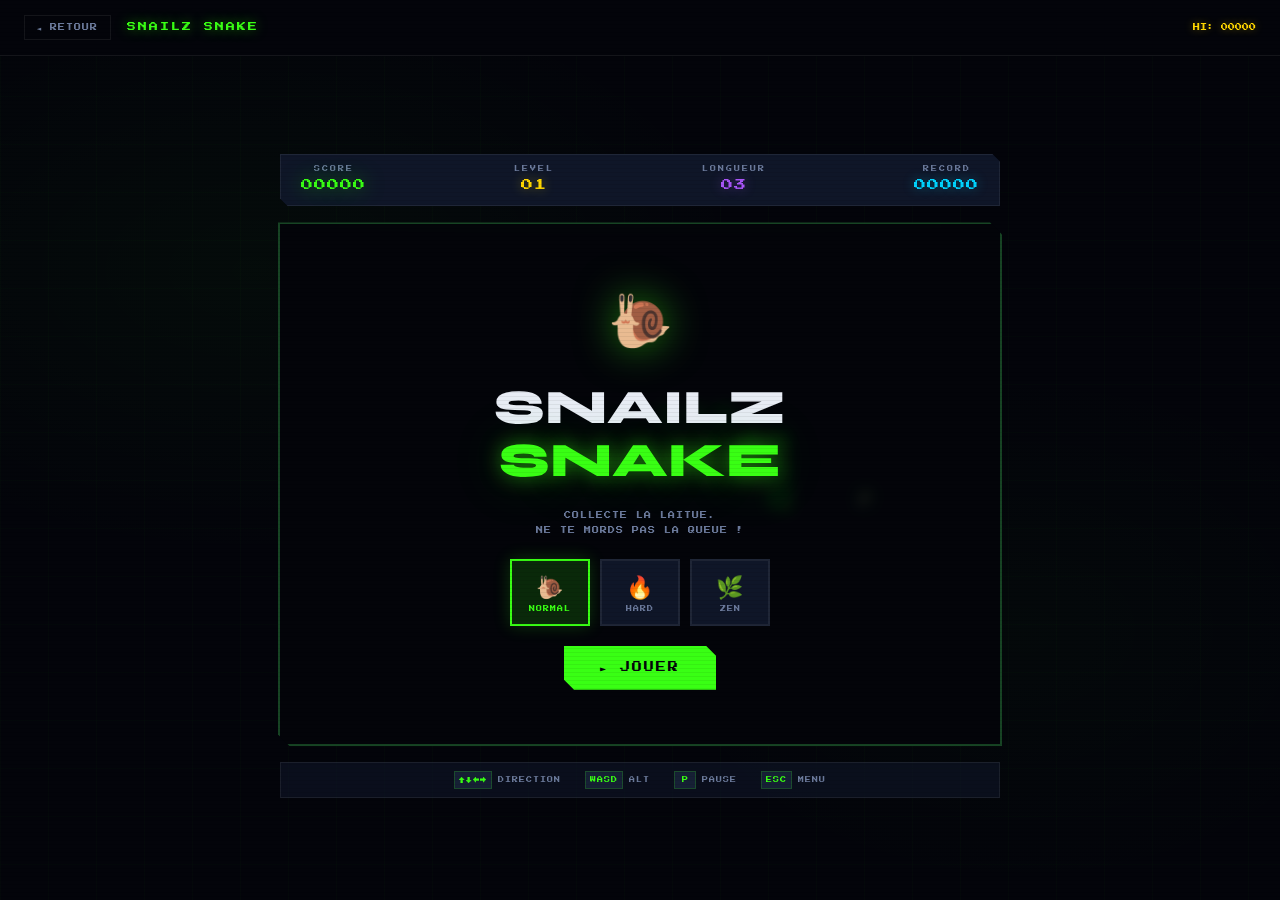
<file: snail_snake.html>
<!DOCTYPE html>
<html lang="fr">
<head>
<meta charset="UTF-8">
<meta name="viewport" content="width=device-width, initial-scale=1.0">
<title>SNAILZ SNAKE — Lettuce Island Arcade</title>
<link rel="preconnect" href="https://fonts.googleapis.com">
<link href="https://fonts.googleapis.com/css2?family=Press+Start+2P&family=Syne:wght@400;700;800&family=JetBrains+Mono:wght@400;700&display=swap" rel="stylesheet">
<style>
/* ===========================
   VARIABLES & RESET
=========================== */
:root {
  --void: #03040a;
  --deep: #080c18;
  --surface: #0f1628;
  --raised: #162035;
  --aqua: #00d4ff;
  --aqua-dim: rgba(0,212,255,0.15);
  --magma: #ff4500;
  --wizard: #a855f7;
  --chill: #39ff14;
  --chill-dim: rgba(57,255,20,0.15);
  --chill-glow: 0 0 20px rgba(57,255,20,0.5), 0 0 60px rgba(57,255,20,0.2);
  --gold: #ffd700;
  --white: #e8ecf5;
  --muted: #6b7a9b;
  --border: rgba(255,255,255,0.07);
  --font-pixel: 'Press Start 2P', monospace;
  --font-display: 'Syne', sans-serif;
  --font-mono: 'JetBrains Mono', monospace;
}
*, *::before, *::after { box-sizing: border-box; margin: 0; padding: 0; }
html { overflow-x: hidden; }
body {
  background: var(--void);
  color: var(--white);
  font-family: var(--font-mono);
  overflow-x: hidden;
  line-height: 1.6;
  min-height: 100vh;
  display: flex;
  flex-direction: column;
}
body::before {
  content:''; position:fixed; inset:0; z-index:9990; pointer-events:none;
  background: repeating-linear-gradient(0deg,transparent,transparent 3px,rgba(0,0,0,0.06) 3px,rgba(0,0,0,0.06) 4px);
}

/* ===========================
   ANIMATIONS
=========================== */
@keyframes blink   { 0%,100%{opacity:1}50%{opacity:0} }
@keyframes pulse   { 0%,100%{opacity:1}50%{opacity:0.6} }
@keyframes flicker { 0%,18%,22%,25%,53%,57%,100%{opacity:1}20%,24%,55%{opacity:0.5} }
@keyframes scan    { 0%{transform:translateY(-100%);opacity:0.5}100%{transform:translateY(200vh);opacity:0} }
@keyframes slideUp { from{opacity:0;transform:translateY(30px)}to{opacity:1;transform:translateY(0)} }
@keyframes float   { 0%,100%{transform:translateY(0)}50%{transform:translateY(-8px)} }
@keyframes rotate-hint {
  0%,25%  { transform:rotate(0deg); }
  55%,85% { transform:rotate(90deg); }
  100%    { transform:rotate(0deg); }
}

/* ===========================
   BACKGROUND
=========================== */
.game-bg {
  position:fixed; inset:0; z-index:0;
  background:
    radial-gradient(ellipse 60% 50% at 20% 30%, rgba(57,255,20,0.03) 0%, transparent 65%),
    radial-gradient(ellipse 50% 50% at 80% 70%, rgba(57,255,20,0.02) 0%, transparent 60%),
    var(--void);
}
.game-grid-bg {
  position:fixed; inset:0; z-index:0;
  background-image:
    linear-gradient(rgba(57,255,20,0.015) 1px, transparent 1px),
    linear-gradient(90deg, rgba(57,255,20,0.015) 1px, transparent 1px);
  background-size:48px 48px;
}
.game-scan {
  position:fixed; left:0; right:0; height:1px;
  background:linear-gradient(90deg,transparent,rgba(57,255,20,0.3),transparent);
  animation:scan 6s linear infinite; z-index:1;
}

/* ===========================
   NAVBAR
=========================== */
.game-nav {
  position:fixed; top:0; left:0; right:0; z-index:1000;
  height:56px; display:flex; align-items:center; justify-content:space-between;
  padding:0 24px;
  background:rgba(3,4,10,0.9);
  backdrop-filter:blur(24px);
  border-bottom:1px solid var(--border);
}
.nav-left  { display:flex; align-items:center; gap:16px; }
.nav-right-info { display:flex; align-items:center; gap:16px; }
.back-btn {
  font-family:var(--font-pixel); font-size:7px; letter-spacing:1px;
  color:var(--muted); text-decoration:none; padding:6px 12px;
  border:1px solid var(--border); transition:all 0.2s;
  display:flex; align-items:center; gap:8px;
}
.back-btn:hover { color:var(--chill); border-color:rgba(57,255,20,0.3); }
.nav-title {
  font-family:var(--font-pixel); font-size:9px; letter-spacing:2px;
  color:var(--chill); text-shadow:0 0 12px rgba(57,255,20,0.5);
  animation:flicker 8s infinite;
}
.nav-hi-score {
  font-family:var(--font-pixel); font-size:7px; color:var(--gold);
  text-shadow:0 0 8px rgba(255,215,0,0.4);
}

/* ===========================
   MAIN WRAPPER
=========================== */
.game-wrapper {
  position:relative; z-index:2;
  flex:1; display:flex; flex-direction:column;
  align-items:center; justify-content:center;
  padding:72px 20px 20px;
  gap:16px;
}

/* ===========================
   HUD
=========================== */
.hud {
  display:flex; align-items:center; justify-content:space-between;
  width:100%; max-width:720px;
  padding:10px 20px;
  background:var(--surface);
  border:1px solid var(--border);
  clip-path:polygon(0 0,calc(100% - 8px) 0,100% 8px,100% 100%,8px 100%,0 calc(100% - 8px));
}
.hud-block { text-align:center; }
.hud-label {
  font-family:var(--font-pixel); font-size:6px; letter-spacing:2px;
  color:var(--muted); margin-bottom:2px;
}
.hud-val { font-family:var(--font-pixel); font-size:12px; letter-spacing:1px; }
.hud-score  { color:var(--chill);  text-shadow:var(--chill-glow); }
.hud-level  { color:var(--gold);   text-shadow:0 0 12px rgba(255,215,0,0.4); }
.hud-hi     { color:var(--aqua);   text-shadow:0 0 12px rgba(0,212,255,0.4); }
.hud-length { color:var(--wizard); text-shadow:0 0 12px rgba(168,85,247,0.4); }

/* ===========================
   CANVAS FRAME
=========================== */
.canvas-frame {
  position:relative;
  background:var(--surface);
  border:2px solid rgba(57,255,20,0.2);
  box-shadow:0 0 60px rgba(57,255,20,0.08), inset 0 0 60px rgba(0,0,0,0.5);
  clip-path:polygon(0 0,calc(100% - 12px) 0,100% 12px,100% 100%,12px 100%,0 calc(100% - 12px));
  overflow:hidden;
}
.canvas-frame::before {
  content:''; position:absolute; inset:0; z-index:2; pointer-events:none;
  background:repeating-linear-gradient(0deg,transparent,transparent 2px,rgba(57,255,20,0.012) 2px,rgba(57,255,20,0.012) 4px);
}
.canvas-frame::after {
  content:''; position:absolute; top:0; left:0; right:0; height:1px; z-index:3;
  background:linear-gradient(90deg,transparent,var(--chill),transparent); opacity:0.5;
}
#gameCanvas {
  display:block;
  image-rendering:pixelated;
  image-rendering:crisp-edges;
}

/* ===========================
   CONTROLS BAR (desktop)
=========================== */
.controls-bar {
  display:flex; align-items:center; justify-content:center; gap:24px;
  width:100%; max-width:720px; padding:8px 16px;
  background:rgba(15,22,40,0.6); border:1px solid var(--border);
}
.ctrl-hint {
  font-family:var(--font-pixel); font-size:6px; letter-spacing:1px;
  color:var(--muted); display:flex; align-items:center; gap:6px;
}
.key-badge {
  display:inline-flex; align-items:center; justify-content:center;
  min-width:22px; height:18px; padding:0 4px;
  background:var(--raised); border:1px solid rgba(57,255,20,0.2);
  font-family:var(--font-pixel); font-size:6px; color:var(--chill);
}

/* ===========================
   OVERLAY SCREENS
=========================== */
.overlay {
  position:absolute; inset:0; z-index:10;
  display:flex; flex-direction:column;
  align-items:center; justify-content:center;
  background:rgba(3,4,10,0.92);
  backdrop-filter:blur(6px);
  text-align:center; gap:20px; padding:32px;
}
.overlay.hidden { display:none; }
.overlay-title {
  font-family:var(--font-display); font-weight:800;
  font-size:clamp(28px,5vw,48px); line-height:1.1;
  animation:slideUp 0.6s ease-out;
}
.overlay-title .accent { color:var(--chill); text-shadow:var(--chill-glow); }
.overlay-sub {
  font-family:var(--font-pixel); font-size:7px; letter-spacing:1px;
  color:var(--muted); max-width:360px; line-height:2.2;
  animation:slideUp 0.6s ease-out 0.1s both;
}
.overlay-art {
  font-size:52px; animation:float 3s ease-in-out infinite;
  filter:drop-shadow(0 0 20px rgba(57,255,20,0.5));
}
.overlay-score-big {
  font-family:var(--font-display); font-weight:800;
  font-size:52px; color:var(--chill);
  text-shadow:var(--chill-glow);
  animation:slideUp 0.5s ease-out 0.15s both;
}
.go-stats {
  display:flex; gap:24px;
  animation:slideUp 0.5s ease-out 0.25s both;
}
.go-stat { text-align:center; }
.go-stat-val { font-family:var(--font-display); font-weight:700; font-size:22px; color:var(--aqua); }
.go-stat-lbl { font-family:var(--font-pixel); font-size:6px; color:var(--muted); letter-spacing:1px; margin-top:2px; }
.new-record {
  font-family:var(--font-pixel); font-size:8px;
  color:var(--gold); text-shadow:0 0 12px rgba(255,215,0,0.5);
  animation:blink 0.8s infinite;
}
.pause-options { display:flex; gap:12px; animation:slideUp 0.4s ease-out 0.1s both; }
.pause-btn {
  font-family:var(--font-pixel); font-size:8px; letter-spacing:1px;
  padding:12px 20px; cursor:pointer; transition:all 0.2s;
  border:1px solid var(--border); background:var(--surface); color:var(--white);
}
.pause-btn:hover { border-color:var(--chill); color:var(--chill); }
.pause-btn.primary { background:var(--chill); color:var(--void); border-color:var(--chill); }
.pause-btn.primary:hover { background:var(--white); }
.start-btn {
  font-family:var(--font-pixel); font-size:10px; letter-spacing:2px;
  padding:16px 36px; background:var(--chill); color:var(--void); border:none;
  cursor:pointer; transition:all 0.2s;
  clip-path:polygon(0 0,calc(100% - 10px) 0,100% 10px,100% 100%,10px 100%,0 calc(100% - 10px));
  animation:slideUp 0.6s ease-out 0.3s both;
}
.start-btn:hover { background:var(--white); transform:translateY(-3px); box-shadow:0 12px 32px rgba(57,255,20,0.35); }

/* Difficulty select */
.diff-select {
  display:flex; gap:10px;
  animation:slideUp 0.6s ease-out 0.2s both;
}
.diff-btn {
  display:flex; flex-direction:column; align-items:center; gap:6px;
  padding:12px 14px; background:var(--surface); border:2px solid var(--border);
  color:var(--muted); cursor:pointer; transition:all 0.2s;
  font-family:var(--font-pixel); font-size:6px; letter-spacing:1px; min-width:80px;
}
.diff-btn .diff-icon { font-size:22px; transition:transform 0.3s; }
.diff-btn:hover .diff-icon { transform:scale(1.2); }
.diff-btn:hover, .diff-btn.selected {
  border-color:var(--chill); background:var(--chill-dim); color:var(--chill);
  box-shadow:0 0 16px rgba(57,255,20,0.2);
}

/* ===========================
   TOUCH BUTTONS
=========================== */
.touch-btn {
  background:rgba(15,22,40,0.9);
  border:2px solid rgba(57,255,20,0.3);
  color:var(--chill); font-size:20px;
  display:flex; align-items:center; justify-content:center;
  cursor:pointer;
  -webkit-user-select:none; user-select:none;
  touch-action:manipulation; border-radius:6px;
  transition:background 0.06s, border-color 0.06s, box-shadow 0.06s;
  -webkit-tap-highlight-color:transparent;
}
.touch-btn:active, .touch-btn.pressed {
  background:var(--chill-dim); border-color:var(--chill);
  box-shadow:0 0 16px rgba(57,255,20,0.4); transform:scale(0.92);
}
.touch-pause {
  border-color:rgba(255,255,255,0.12); color:var(--muted); border-radius:4px;
}
.touch-pause:active, .touch-pause.pressed {
  border-color:var(--aqua); color:var(--aqua); box-shadow:0 0 14px rgba(0,212,255,0.3);
}

/* ===========================
   PORTRAIT D-PAD (below canvas)
=========================== */
.touch-controls {
  display:none;
  width:100%; max-width:720px;
  padding:10px 20px;
  justify-content:center; align-items:center;
  background:rgba(8,12,24,0.85);
  border-top:1px solid var(--border);
  gap:24px; flex-shrink:0;
}
.dpad {
  display:grid;
  grid-template-areas:". up ." "left . right" ". down .";
  grid-template-columns:44px 44px 44px;
  grid-template-rows:44px 44px 44px;
  gap:3px;
}
.dpad .touch-btn { width:44px; height:44px; }
.dpad-up    { grid-area:up; }
.dpad-down  { grid-area:down; }
.dpad-left  { grid-area:left; }
.dpad-right { grid-area:right; }
.dpad-center { background:rgba(15,22,40,0.4); border-radius:4px; }
.touch-pause-portrait { width:52px; height:52px; }

/* ===========================
   LANDSCAPE SIDE PANELS
=========================== */
.game-area { display:contents; }
.touch-panel-left,
.touch-panel-right {
  display:none;
  flex-direction:column; align-items:center; justify-content:center;
  padding:10px 8px; gap:8px;
  background:rgba(8,12,24,0.8);
  border-top:1px solid var(--border);
  flex-shrink:0; width:86px;
}
.touch-panel-left  { border-right:1px solid var(--border); }
.touch-panel-right { border-left:1px solid var(--border); }
.touch-panel-left  .touch-btn { width:62px; height:62px; font-size:22px; }
.touch-panel-right .touch-btn { width:62px; height:62px; font-size:22px; }
.touch-panel-right .touch-pause { width:46px; height:46px; font-size:16px; }

/* ===========================
   PORTRAIT OVERLAY
=========================== */
.portrait-overlay {
  display:none; position:fixed; inset:0; z-index:9999;
  background:rgba(3,4,10,0.97); backdrop-filter:blur(8px);
  flex-direction:column; align-items:center; justify-content:center;
  gap:28px; text-align:center; padding:40px; pointer-events:all;
}
.portrait-overlay.active { display:flex; }
.portrait-phone {
  font-size:72px; display:inline-block;
  animation:rotate-hint 2.8s ease-in-out infinite;
  filter:drop-shadow(0 0 24px rgba(57,255,20,0.5));
}
.portrait-title {
  font-family:var(--font-pixel); font-size:9px;
  letter-spacing:2px; color:var(--chill);
  text-shadow:var(--chill-glow); animation:pulse 2s infinite;
}
.portrait-sub { font-family:var(--font-mono); font-size:14px; color:var(--muted); line-height:1.7; max-width:260px; }
.portrait-hint { font-family:var(--font-pixel); font-size:6px; color:rgba(255,255,255,0.2); letter-spacing:1px; }

/* ===========================
   POINTER: COARSE
=========================== */
@media (pointer:coarse) {
  #gameCanvas { touch-action:none; }
  body { overscroll-behavior:none; }
}

/* ===========================
   PORTRAIT MOBILE
=========================== */
@media (max-width:768px) and (orientation:portrait) {
  .touch-controls { display:flex; }
  .controls-bar   { display:none; }
  .game-wrapper   { padding:64px 8px 8px; gap:8px; }
  .hud            { padding:7px 12px; }
  .game-nav       { padding:0 12px; }
  .nav-title      { font-size:7px; letter-spacing:1px; }
  .back-btn       { font-size:6px; padding:5px 8px; }
  .nav-hi-score   { font-size:6px; }
}
@media (max-width:480px) and (orientation:portrait) {
  .hud { padding:5px 8px; gap:0; }
  .hud-val    { font-size:9px; }
  .hud-label  { font-size:5px; letter-spacing:1px; }
  .hud-block  { padding:0 4px; }
  .overlay    { padding:18px 14px; gap:14px; }
  .overlay-title { font-size:clamp(22px,7vw,38px); }
  .overlay-sub   { font-size:6px; }
  .overlay-score-big { font-size:38px; }
  .go-stats   { gap:14px; flex-wrap:wrap; justify-content:center; }
  .diff-select { flex-wrap:wrap; justify-content:center; }
  .nav-title  { display:none; }
  .dpad .touch-btn { width:40px; height:40px; }
  .dpad {
    grid-template-columns:40px 40px 40px;
    grid-template-rows:40px 40px 40px;
    gap:2px;
  }
}

/* ===========================
   LANDSCAPE MOBILE
=========================== */
@media (orientation:landscape) and (max-height:540px) and (pointer:coarse) {
  html, body { height:100%; overflow:hidden; }
  .game-nav     { height:40px; padding:0 10px; }
  .nav-title    { display:none; }
  .back-btn     { font-size:6px; padding:4px 8px; }
  .nav-hi-score { font-size:6px; }
  .hud { max-width:100%; padding:3px 10px; flex-shrink:0; clip-path:none; }
  .hud-val    { font-size:9px; }
  .hud-label  { font-size:4px; }
  .hud-block  { padding:0 8px; }
  .game-wrapper {
    flex-direction:column;
    padding:40px 0 0 0;
    height:100vh; gap:3px;
    align-items:stretch; justify-content:flex-start;
  }
  .game-area {
    display:flex; flex-direction:row;
    flex:1; min-height:0; align-items:stretch;
  }
  .touch-panel-left, .touch-panel-right { display:flex; }
  .controls-bar   { display:none !important; }
  .touch-controls { display:none !important; }
  .canvas-frame {
    flex:1; min-width:0; clip-path:none;
    display:flex; align-items:center; justify-content:center; overflow:hidden;
  }
  .overlay       { padding:12px 16px; gap:8px; }
  .overlay-title { font-size:clamp(16px,4vw,26px); }
  .overlay-sub   { font-size:6px; line-height:1.7; }
  .overlay-art   { font-size:28px; }
  .overlay-score-big { font-size:28px; }
  .go-stats      { gap:12px; }
  .diff-select   { gap:6px; }
  .diff-btn      { padding:8px 10px; font-size:5px; min-width:66px; }
  .diff-btn .diff-icon { font-size:18px; }
  .start-btn     { padding:10px 22px; font-size:8px; }
  .pause-options { gap:8px; }
  .pause-btn     { padding:8px 14px; font-size:7px; }
}
</style>
</head>
<body>

<div class="game-bg"></div>
<div class="game-grid-bg"></div>
<div class="game-scan"></div>

<!-- Portrait overlay -->
<div class="portrait-overlay" id="portraitOverlay">
  <div class="portrait-phone">📱</div>
  <div class="portrait-title">TOURNE TON TÉLÉPHONE</div>
  <div class="portrait-sub">Le jeu est optimisé en mode paysage pour une meilleure expérience</div>
  <div class="portrait-hint">↻ ROTATE TO LANDSCAPE</div>
</div>

<!-- Navbar -->
<nav class="game-nav">
  <div class="nav-left">
    <a href="index.html" class="back-btn">◄ RETOUR</a>
    <span class="nav-title">SNAILZ SNAKE</span>
  </div>
  <div class="nav-right-info">
    <span class="nav-hi-score">HI: <span id="navHiScore">00000</span></span>
  </div>
</nav>

<!-- Game Wrapper -->
<div class="game-wrapper">

  <!-- HUD -->
  <div class="hud">
    <div class="hud-block">
      <div class="hud-label">SCORE</div>
      <div class="hud-val hud-score" id="hudScore">00000</div>
    </div>
    <div class="hud-block">
      <div class="hud-label">LEVEL</div>
      <div class="hud-val hud-level" id="hudLevel">01</div>
    </div>
    <div class="hud-block">
      <div class="hud-label">LONGUEUR</div>
      <div class="hud-val hud-length" id="hudLength">03</div>
    </div>
    <div class="hud-block">
      <div class="hud-label">RECORD</div>
      <div class="hud-val hud-hi" id="hudHi">00000</div>
    </div>
  </div>

  <!-- Game area (transparent in portrait, row in landscape) -->
  <div class="game-area">

    <!-- LEFT PANEL landscape: ▲ ◄ ▼ -->
    <div class="touch-panel-left" id="touchPanelLeft">
      <button class="touch-btn" id="btnUpL">▲</button>
      <button class="touch-btn" id="btnLeftL">◄</button>
      <button class="touch-btn" id="btnDownL">▼</button>
    </div>

    <!-- Canvas + overlays -->
    <div class="canvas-frame" id="canvasFrame">
      <canvas id="gameCanvas" width="720" height="520"></canvas>

      <!-- START SCREEN -->
      <div class="overlay" id="startScreen">
        <div class="overlay-art">🐌</div>
        <div class="overlay-title">SNAILZ<br><span class="accent">SNAKE</span></div>
        <div class="overlay-sub">COLLECTE LA LAITUE.<br>NE TE MORDS PAS LA QUEUE !</div>
        <div class="diff-select" id="diffSelect">
          <button class="diff-btn selected" data-diff="normal" onclick="selectDiff('normal',this)">
            <span class="diff-icon">🐌</span>NORMAL
          </button>
          <button class="diff-btn" data-diff="hard" onclick="selectDiff('hard',this)">
            <span class="diff-icon">🔥</span>HARD
          </button>
          <button class="diff-btn" data-diff="zen" onclick="selectDiff('zen',this)">
            <span class="diff-icon">🌿</span>ZEN
          </button>
        </div>
        <button class="start-btn" onclick="startGame()">► JOUER</button>
      </div>

      <!-- PAUSE SCREEN -->
      <div class="overlay hidden" id="pauseScreen">
        <div class="overlay-art" style="font-size:36px">⏸</div>
        <div class="overlay-title" style="color:var(--aqua);font-size:clamp(24px,4vw,40px)">PAUSE</div>
        <div class="pause-options">
          <button class="pause-btn primary" onclick="resumeGame()">REPRENDRE</button>
          <button class="pause-btn" onclick="quitToMenu()">MENU</button>
        </div>
      </div>

      <!-- GAME OVER SCREEN -->
      <div class="overlay hidden" id="gameOverScreen">
        <div class="overlay-title">GAME<br><span class="accent">OVER</span></div>
        <div class="overlay-score-big" id="goScore">0</div>
        <div class="new-record hidden" id="newRecord">★ NOUVEAU RECORD ★</div>
        <div class="go-stats">
          <div class="go-stat">
            <div class="go-stat-val" id="goLevel">1</div>
            <div class="go-stat-lbl">LEVEL</div>
          </div>
          <div class="go-stat">
            <div class="go-stat-val" id="goLen">3</div>
            <div class="go-stat-lbl">LONGUEUR</div>
          </div>
          <div class="go-stat">
            <div class="go-stat-val" id="goFood">0</div>
            <div class="go-stat-lbl">LAITUES</div>
          </div>
        </div>
        <button class="start-btn" onclick="startGame()">► REJOUER</button>
        <button class="pause-btn" onclick="quitToMenu()" style="animation:slideUp 0.5s ease-out 0.4s both">MENU</button>
      </div>
    </div>

    <!-- RIGHT PANEL landscape: ► ⏸ -->
    <div class="touch-panel-right" id="touchPanelRight">
      <button class="touch-btn" id="btnRightL">►</button>
      <button class="touch-btn touch-pause" id="btnPauseR">⏸</button>
    </div>

  </div><!-- /game-area -->

  <!-- Desktop hints -->
  <div class="controls-bar">
    <div class="ctrl-hint"><span class="key-badge">↑↓←→</span> DIRECTION</div>
    <div class="ctrl-hint"><span class="key-badge">WASD</span> ALT</div>
    <div class="ctrl-hint"><span class="key-badge">P</span> PAUSE</div>
    <div class="ctrl-hint"><span class="key-badge">ESC</span> MENU</div>
  </div>

  <!-- Portrait D-pad -->
  <div class="touch-controls" id="touchControls">
    <div class="dpad">
      <button class="touch-btn dpad-up"   id="btnUp">▲</button>
      <button class="touch-btn dpad-left" id="btnLeft">◄</button>
      <div class="dpad-center"></div>
      <button class="touch-btn dpad-right" id="btnRight">►</button>
      <button class="touch-btn dpad-down" id="btnDown">▼</button>
    </div>
    <button class="touch-btn touch-pause touch-pause-portrait" id="btnPause">⏸</button>
  </div>

</div>

<!-- ═══════════════ GAME ENGINE ═══════════════ -->
<script>
'use strict';

// ── CANVAS ──
const canvas = document.getElementById('gameCanvas');
const ctx = canvas.getContext('2d');
const CW = 720, CH = 520;
canvas.width = CW; canvas.height = CH;

// ── GRID ──
const CELL   = 28;
const GRID_W = 25;
const GRID_H = 18;
const OX = Math.floor((CW - GRID_W * CELL) / 2); // 10
const OY = Math.floor((CH - GRID_H * CELL) / 2); // 8

// ── DIFFICULTY CONFIG ──
const DIFF = {
  normal: { speed: 155, wallDeath: true,  label: 'NORMAL' },
  hard:   { speed: 100, wallDeath: true,  label: 'HARD'   },
  zen:    { speed: 175, wallDeath: false, label: 'ZEN'    }, // wall wrap-around
};
let difficulty = 'normal';

function selectDiff(d, btn) {
  difficulty = d;
  document.querySelectorAll('.diff-btn').forEach(b => b.classList.remove('selected'));
  btn.classList.add('selected');
}

// ── GAME STATE ──
let G = {
  state: 'menu',
  score: 0,
  level: 1,
  eaten: 0,
  hiScore: parseInt(localStorage.getItem('snailzSnakeHi') || '0'),
};

let snake = [];
let dir = {x:1, y:0};
let nextDir = {x:1, y:0};
let food = {x:0, y:0};
let bonusFood = null;       // golden lettuce (rare)
let bonusTimer = 0;
let particles = [];
let floatingTexts = [];
let frameId = 0;
let gameInterval = null;
let speed = 155;            // ms per tick
let tickFrame = 0;          // animation frame count (for drawMenuBg)

// ── INIT GAME ──
function initGame() {
  const cfg = DIFF[difficulty];
  speed = cfg.speed;
  G.score = 0;
  G.level = 1;
  G.eaten = 0;
  particles = [];
  floatingTexts = [];
  bonusFood = null;
  bonusTimer = 0;

  // Starting snake: 3 segments facing right, vertically centered
  const sy = Math.floor(GRID_H / 2);
  snake = [
    {x:6, y:sy},
    {x:5, y:sy},
    {x:4, y:sy},
  ];
  dir = {x:1, y:0};
  nextDir = {x:1, y:0};

  spawnFood();
  updateHUD();
}

// ── FOOD SPAWN ──
function spawnFood() {
  let pos;
  let tries = 0;
  do {
    pos = { x: Math.floor(Math.random() * GRID_W), y: Math.floor(Math.random() * GRID_H) };
    tries++;
  } while (tries < 200 && snake.some(s => s.x === pos.x && s.y === pos.y));
  food = pos;

  // Spawn golden bonus food occasionally (1 in 5 chance)
  if (Math.random() < 0.2 && !bonusFood) {
    setTimeout(() => {
      let bp;
      let t2 = 0;
      do {
        bp = { x: Math.floor(Math.random() * GRID_W), y: Math.floor(Math.random() * GRID_H) };
        t2++;
      } while (t2 < 200 && (snake.some(s => s.x === bp.x && s.y === bp.y) || (food.x === bp.x && food.y === bp.y)));
      bonusFood = bp;
      bonusTimer = 120; // ticks before it disappears
    }, 500);
  }
}

// ── GAME TICK ──
function tick() {
  if (G.state !== 'playing') return;

  // Apply queued direction
  dir = {...nextDir};

  const head = {x: snake[0].x + dir.x, y: snake[0].y + dir.y};
  const cfg = DIFF[difficulty];

  if (cfg.wallDeath) {
    // Wall = death
    if (head.x < 0 || head.x >= GRID_W || head.y < 0 || head.y >= GRID_H) {
      triggerGameOver();
      return;
    }
  } else {
    // ZEN mode: wrap around
    head.x = (head.x + GRID_W) % GRID_W;
    head.y = (head.y + GRID_H) % GRID_H;
  }

  // Self collision (exclude tail tip — it moves out)
  for (let i = 0; i < snake.length - 1; i++) {
    if (snake[i].x === head.x && snake[i].y === head.y) {
      triggerGameOver();
      return;
    }
  }

  snake.unshift(head);

  let grew = false;

  // Eat regular food
  if (head.x === food.x && head.y === food.y) {
    grew = true;
    const pts = G.level * 10;
    G.score += pts;
    G.eaten++;
    spawnParticles(OX + head.x * CELL + CELL/2, OY + head.y * CELL + CELL/2, '#39ff14', 8);
    spawnFloat(OX + head.x * CELL + CELL/2, OY + head.y * CELL, '+' + pts, '#39ff14');

    // Level up every 5 foods eaten
    if (G.eaten % 5 === 0) {
      G.level++;
      speed = Math.max(60, speed - 12);
      restartInterval();
      spawnFloat(OX + head.x * CELL + CELL/2, OY + head.y * CELL - 20, 'LEVEL ' + G.level + '!', '#ffd700');
    }

    if (G.score > G.hiScore) {
      G.hiScore = G.score;
      localStorage.setItem('snailzSnakeHi', G.hiScore);
    }

    spawnFood();
    updateHUD();
  }

  // Eat bonus food
  if (bonusFood && head.x === bonusFood.x && head.y === bonusFood.y) {
    grew = true;
    const bpts = G.level * 50;
    G.score += bpts;
    spawnParticles(OX + head.x * CELL + CELL/2, OY + head.y * CELL + CELL/2, '#ffd700', 12);
    spawnFloat(OX + head.x * CELL + CELL/2, OY + head.y * CELL, '+' + bpts + ' BONUS!', '#ffd700');
    bonusFood = null;
    if (G.score > G.hiScore) {
      G.hiScore = G.score;
      localStorage.setItem('snailzSnakeHi', G.hiScore);
    }
    updateHUD();
  }

  if (!grew) snake.pop();

  // Bonus food timer countdown
  if (bonusFood) {
    bonusTimer--;
    if (bonusTimer <= 0) bonusFood = null;
  }

  draw();
}

function restartInterval() {
  if (gameInterval) clearInterval(gameInterval);
  gameInterval = setInterval(tick, speed);
}

// ── GAME FLOW ──
function startGame() {
  initGame();
  G.state = 'playing';
  hideAllScreens();
  restartInterval();
  draw();
}

function pauseGame() {
  if (G.state !== 'playing') return;
  G.state = 'paused';
  clearInterval(gameInterval);
  gameInterval = null;
  showScreen('pauseScreen');
}

function resumeGame() {
  if (G.state !== 'paused') return;
  G.state = 'playing';
  hideAllScreens();
  restartInterval();
}

function triggerGameOver() {
  G.state = 'gameover';
  clearInterval(gameInterval);
  gameInterval = null;

  const isRecord = G.score > 0 && G.score >= G.hiScore;
  document.getElementById('goScore').textContent = G.score;
  document.getElementById('goLevel').textContent = G.level;
  document.getElementById('goLen').textContent = snake.length;
  document.getElementById('goFood').textContent = G.eaten;
  document.getElementById('newRecord').classList.toggle('hidden', !isRecord);
  document.getElementById('navHiScore').textContent = String(G.hiScore).padStart(5,'0');
  document.getElementById('hudHi').textContent = String(G.hiScore).padStart(5,'0');

  showScreen('gameOverScreen');
}

function quitToMenu() {
  G.state = 'menu';
  clearInterval(gameInterval);
  gameInterval = null;
  showScreen('startScreen');
}

function showScreen(id) {
  hideAllScreens();
  document.getElementById(id).classList.remove('hidden');
}

function hideAllScreens() {
  document.querySelectorAll('.overlay').forEach(o => o.classList.add('hidden'));
}

// ── HUD ──
const _hudScore  = document.getElementById('hudScore');
const _hudLevel  = document.getElementById('hudLevel');
const _hudLength = document.getElementById('hudLength');
const _hudHi     = document.getElementById('hudHi');

function updateHUD() {
  _hudScore.textContent  = String(G.score).padStart(5,'0');
  _hudLevel.textContent  = String(G.level).padStart(2,'0');
  _hudLength.textContent = String(snake.length).padStart(2,'0');
  _hudHi.textContent     = String(G.hiScore).padStart(5,'0');
  document.getElementById('navHiScore').textContent = String(G.hiScore).padStart(5,'0');
}

// ── PARTICLES ──
function spawnParticles(px, py, color, count) {
  for (let i = 0; i < count; i++) {
    const angle = (Math.PI * 2 / count) * i + Math.random() * 0.4;
    const spd = Math.random() * 2.5 + 1;
    particles.push({
      x:px, y:py,
      vx: Math.cos(angle) * spd,
      vy: Math.sin(angle) * spd,
      life: 22 + Math.random() * 14,
      maxLife: 36,
      size: Math.random() * 4 + 2,
      color,
    });
  }
}

function spawnFloat(x, y, text, color) {
  floatingTexts.push({x, y, text, color, life:40, maxLife:40, vy:-1.4});
}

// ── DRAWING ──
function px(gx) { return OX + gx * CELL; }
function py(gy) { return OY + gy * CELL; }

function drawGrid() {
  // Subtle grid
  ctx.strokeStyle = 'rgba(57,255,20,0.035)';
  ctx.lineWidth = 0.5;
  for (let x = 0; x <= GRID_W; x++) {
    ctx.beginPath(); ctx.moveTo(px(x), py(0)); ctx.lineTo(px(x), py(GRID_H)); ctx.stroke();
  }
  for (let y = 0; y <= GRID_H; y++) {
    ctx.beginPath(); ctx.moveTo(px(0), py(y)); ctx.lineTo(px(GRID_W), py(y)); ctx.stroke();
  }
  // Border
  ctx.strokeStyle = 'rgba(57,255,20,0.18)';
  ctx.lineWidth = 1.5;
  ctx.strokeRect(px(0) - 1, py(0) - 1, GRID_W * CELL + 2, GRID_H * CELL + 2);
}

// Draw snail head — direction aware
function drawHead(gx, gy, dx, dy) {
  const cx = px(gx) + CELL/2;
  const cy = py(gy) + CELL/2;
  const R  = CELL / 2 - 1;

  ctx.save();
  ctx.translate(cx, cy);
  // Rotate so "right" is always the facing direction
  const ang = dx === 1 ? 0 : dx === -1 ? Math.PI : dy === -1 ? -Math.PI/2 : Math.PI/2;
  ctx.rotate(ang);

  // Body (green circle/oval)
  ctx.shadowColor = 'rgba(57,255,20,0.7)';
  ctx.shadowBlur  = 14;
  ctx.fillStyle   = '#28d60a';
  ctx.beginPath();
  ctx.ellipse(0, 1, R - 1, R - 2, 0, 0, Math.PI * 2);
  ctx.fill();

  // Shell (on the "back" = negative X side in rotated space)
  ctx.shadowColor = 'rgba(57,255,20,0.35)';
  ctx.shadowBlur  = 6;
  ctx.fillStyle   = '#115c05';
  ctx.beginPath();
  ctx.ellipse(-R * 0.45, 0, R * 0.42, R * 0.38, 0, 0, Math.PI * 2);
  ctx.fill();

  // Shell spiral
  ctx.strokeStyle = 'rgba(57,255,20,0.25)';
  ctx.lineWidth   = 1.2;
  ctx.shadowBlur  = 0;
  ctx.beginPath();
  ctx.arc(-R * 0.45, 0, R * 0.18, -Math.PI * 0.3, Math.PI * 1.1);
  ctx.stroke();
  ctx.beginPath();
  ctx.arc(-R * 0.45, 0, R * 0.08, 0, Math.PI * 2);
  ctx.stroke();

  // Shell highlight dot
  ctx.fillStyle = 'rgba(57,255,20,0.2)';
  ctx.beginPath();
  ctx.arc(-R * 0.55, -R * 0.2, 2, 0, Math.PI * 2);
  ctx.fill();

  // Eyes (on the "front" = positive X, split top/bottom)
  ctx.fillStyle   = '#ffffff';
  ctx.shadowColor = '#ffffff';
  ctx.shadowBlur  = 4;
  ctx.beginPath(); ctx.arc(R * 0.5, -R * 0.3, 3, 0, Math.PI * 2); ctx.fill();
  ctx.beginPath(); ctx.arc(R * 0.5,  R * 0.3, 3, 0, Math.PI * 2); ctx.fill();
  ctx.fillStyle = '#111111';
  ctx.shadowBlur  = 0;
  ctx.beginPath(); ctx.arc(R * 0.5 + 1, -R * 0.3, 1.4, 0, Math.PI * 2); ctx.fill();
  ctx.beginPath(); ctx.arc(R * 0.5 + 1,  R * 0.3, 1.4, 0, Math.PI * 2); ctx.fill();

  // Antennae
  ctx.strokeStyle = '#39ff14';
  ctx.lineWidth   = 1.2;
  ctx.shadowColor = '#39ff14';
  ctx.shadowBlur  = 5;
  const antA = (tickFrame * 0.03); // subtle sway
  ctx.beginPath(); ctx.moveTo(R * 0.25, -R * 0.55); ctx.lineTo(R * 0.55 + Math.sin(antA) * 2, -R + 1); ctx.stroke();
  ctx.beginPath(); ctx.moveTo(R * 0.25,  R * 0.55); ctx.lineTo(R * 0.55 + Math.cos(antA) * 2,  R - 1); ctx.stroke();
  // Antenna tips
  ctx.fillStyle  = '#39ff14';
  ctx.shadowBlur = 8;
  ctx.beginPath(); ctx.arc(R * 0.55 + Math.sin(antA) * 2, -R + 1, 2.2, 0, Math.PI * 2); ctx.fill();
  ctx.beginPath(); ctx.arc(R * 0.55 + Math.cos(antA) * 2,  R - 1, 2.2, 0, Math.PI * 2); ctx.fill();

  ctx.restore();
}

// Draw body segment with shell pattern
function drawBodySeg(seg, idx, total) {
  const m  = 3;
  const sz = CELL - m * 2;
  const t  = idx / Math.max(total, 1); // 0 near head, 1 at tail

  // Color fades from bright to dark green
  const g = Math.floor(200 - t * 110);
  const r = Math.floor(8  + t * 4);
  const b = Math.floor(4  + t * 2);

  ctx.save();
  ctx.shadowColor = `rgba(57,255,20,${0.45 - t * 0.38})`;
  ctx.shadowBlur  = 7 - t * 5;
  ctx.fillStyle   = `rgb(${r},${g},${b})`;
  ctx.beginPath();
  ctx.roundRect(px(seg.x) + m, py(seg.y) + m, sz, sz, 5);
  ctx.fill();

  // Shell pattern every 3rd segment
  if (idx % 3 === 2 && idx > 0) {
    const scx = px(seg.x) + CELL/2;
    const scy = py(seg.y) + CELL/2;
    ctx.shadowBlur  = 0;
    ctx.fillStyle   = `rgba(0,65,0,0.55)`;
    ctx.beginPath();
    ctx.ellipse(scx, scy, sz * 0.3, sz * 0.25, 0, 0, Math.PI * 2);
    ctx.fill();
    ctx.strokeStyle = 'rgba(57,255,20,0.18)';
    ctx.lineWidth   = 1;
    ctx.beginPath(); ctx.arc(scx, scy, sz * 0.15, 0, Math.PI * 1.4); ctx.stroke();
  }

  ctx.restore();
}

// Draw food (lettuce)
function drawFood() {
  const pulse = Math.sin(tickFrame * 0.11) * 1.5;
  const fx = px(food.x) + CELL/2;
  const fy = py(food.y) + CELL/2;

  ctx.save();
  ctx.shadowColor = 'rgba(57,255,20,0.9)';
  ctx.shadowBlur  = 18 + pulse;
  ctx.font = `${15 + Math.floor(pulse * 0.3)}px serif`;
  ctx.textAlign    = 'center';
  ctx.textBaseline = 'middle';
  ctx.fillText('🥬', fx, fy + 1);
  ctx.restore();
}

// Draw bonus food (golden snail)
function drawBonusFood() {
  if (!bonusFood) return;
  const pct    = bonusTimer / 120; // 1 → 0 as it expires
  const blink  = pct < 0.3 && Math.floor(tickFrame / 4) % 2 === 0; // blink when expiring
  if (blink) return;
  const pulse  = Math.sin(tickFrame * 0.15) * 2;
  const bx = px(bonusFood.x) + CELL/2;
  const by = py(bonusFood.y) + CELL/2;

  ctx.save();
  ctx.shadowColor = 'rgba(255,215,0,0.9)';
  ctx.shadowBlur  = 20 + pulse;
  ctx.font        = `${16 + Math.floor(pulse * 0.3)}px serif`;
  ctx.textAlign   = 'center';
  ctx.textBaseline = 'middle';
  ctx.fillText('🌟', bx, by + 1);
  ctx.restore();
}

// Main draw
function draw() {
  tickFrame++;
  ctx.clearRect(0, 0, CW, CH);

  // Background
  ctx.fillStyle = '#03040a';
  ctx.fillRect(0, 0, CW, CH);

  drawGrid();
  drawFood();
  drawBonusFood();

  // Body (tail to segment 1)
  for (let i = snake.length - 1; i >= 1; i--) {
    drawBodySeg(snake[i], i, snake.length);
  }
  // Head
  if (snake.length > 0) drawHead(snake[0].x, snake[0].y, dir.x, dir.y);

  // Speed indicator bar
  if (G.state === 'playing') {
    const pct = Math.min(1, (DIFF[difficulty].speed - speed) / (DIFF[difficulty].speed - 60));
    ctx.fillStyle = 'rgba(255,255,255,0.08)';
    ctx.fillRect(OX, CH - 18, GRID_W * CELL, 4);
    ctx.fillStyle = `hsl(${120 - pct * 120},100%,60%)`;
    ctx.shadowColor = ctx.fillStyle; ctx.shadowBlur = 6;
    ctx.fillRect(OX, CH - 18, GRID_W * CELL * pct, 4);
    ctx.shadowBlur = 0;
    ctx.font = '6px "Press Start 2P"';
    ctx.fillStyle = 'rgba(255,255,255,0.25)';
    ctx.textAlign = 'left';
    ctx.fillText('VITESSE', OX, CH - 22);
  }

  // ZEN mode indicator
  if (DIFF[difficulty].wallDeath === false && G.state === 'playing') {
    ctx.font = '6px "Press Start 2P"';
    ctx.fillStyle = 'rgba(57,255,20,0.35)';
    ctx.textAlign = 'right';
    ctx.fillText('ZEN MODE — LES MURS NE TUENT PAS', OX + GRID_W * CELL, CH - 22);
  }

  // Particles
  particles = particles.filter(p => {
    p.x += p.vx; p.y += p.vy; p.vy += 0.04; p.life--;
    ctx.save();
    ctx.globalAlpha = p.life / p.maxLife;
    ctx.fillStyle   = p.color;
    ctx.shadowColor = p.color; ctx.shadowBlur = 4;
    ctx.fillRect(p.x, p.y, p.size, p.size);
    ctx.restore();
    return p.life > 0;
  });

  // Floating texts
  floatingTexts = floatingTexts.filter(f => {
    f.y += f.vy; f.life--;
    ctx.save();
    ctx.globalAlpha = f.life / f.maxLife;
    ctx.font = '9px "Press Start 2P"';
    ctx.fillStyle   = f.color;
    ctx.shadowColor = f.color; ctx.shadowBlur = 8;
    ctx.textAlign   = 'center';
    ctx.fillText(f.text, f.x, f.y);
    ctx.restore();
    return f.life > 0;
  });
}

// Ambient menu background
function drawMenuBg() {
  tickFrame++;
  ctx.clearRect(0, 0, CW, CH);
  ctx.fillStyle = '#03040a';
  ctx.fillRect(0, 0, CW, CH);
  drawGrid();

  // Animate a demo snail wandering around
  const demoLen = 8;
  const t = tickFrame * 0.008;
  for (let i = 0; i < demoLen; i++) {
    const angle = t - i * 0.25;
    const sx = Math.floor(GRID_W/2 + Math.cos(angle) * 5);
    const sy = Math.floor(GRID_H/2 + Math.sin(angle) * 3);
    const seg = {x: Math.max(0,Math.min(GRID_W-1,sx)), y: Math.max(0,Math.min(GRID_H-1,sy))};
    if (i === 0) {
      const ddx = Math.cos(angle) > 0 ? 1 : -1;
      const ddy = 0;
      drawHead(seg.x, seg.y, ddx, ddy);
    } else {
      drawBodySeg(seg, i, demoLen);
    }
  }
  // Animated food
  const fx = Math.floor(GRID_W/2 + Math.cos(t * 0.3) * 8);
  const fy = Math.floor(GRID_H/2 + Math.sin(t * 0.5) * 5);
  food = {x: Math.max(0,Math.min(GRID_W-1,fx)), y: Math.max(0,Math.min(GRID_H-1,fy))};
  drawFood();

  frameId = requestAnimationFrame(drawMenuBg);
}

// ── INPUT ──
const keys = {};
window.addEventListener('keydown', e => {
  keys[e.code] = true;
  if (G.state === 'playing') {
    if ((e.code === 'ArrowLeft'  || e.code === 'KeyA') && nextDir.x === 0) nextDir = {x:-1, y:0};
    if ((e.code === 'ArrowRight' || e.code === 'KeyD') && nextDir.x === 0) nextDir = {x:1,  y:0};
    if ((e.code === 'ArrowUp'    || e.code === 'KeyW') && nextDir.y === 0) nextDir = {x:0, y:-1};
    if ((e.code === 'ArrowDown'  || e.code === 'KeyS') && nextDir.y === 0) nextDir = {x:0,  y:1};
    if (e.code === 'KeyP') pauseGame();
    if (e.code === 'Escape') pauseGame();
  } else if (G.state === 'paused') {
    if (e.code === 'KeyP' || e.code === 'Escape') resumeGame();
  }
  if (['Space','ArrowLeft','ArrowRight','ArrowUp','ArrowDown'].includes(e.code)) e.preventDefault();
});
window.addEventListener('keyup', e => { keys[e.code] = false; });

// Swipe detection on canvas
let touchStart = null;
canvas.addEventListener('touchstart', e => {
  touchStart = {x: e.touches[0].clientX, y: e.touches[0].clientY};
}, {passive: true});
canvas.addEventListener('touchend', e => {
  if (!touchStart) return;
  const dx = e.changedTouches[0].clientX - touchStart.x;
  const dy = e.changedTouches[0].clientY - touchStart.y;
  touchStart = null;
  if (Math.abs(dx) < 18 && Math.abs(dy) < 18) return;
  if (G.state !== 'playing') return;
  if (Math.abs(dx) > Math.abs(dy)) {
    if (dx > 0 && nextDir.x === 0) nextDir = {x:1, y:0};
    if (dx < 0 && nextDir.x === 0) nextDir = {x:-1, y:0};
  } else {
    if (dy > 0 && nextDir.y === 0) nextDir = {x:0, y:1};
    if (dy < 0 && nextDir.y === 0) nextDir = {x:0, y:-1};
  }
}, {passive: true});

// ── TOUCH CONTROLS SETUP ──
function setupTouch() {
  function bindDir(el, dx, dy) {
    if (!el) return;
    function press(e) {
      e.preventDefault();
      if (G.state !== 'playing') return;
      if (dx !== 0 && nextDir.x === 0) nextDir = {x:dx, y:0};
      if (dy !== 0 && nextDir.y === 0) nextDir = {x:0, y:dy};
      el.classList.add('pressed');
    }
    function release(e) { e.preventDefault(); el.classList.remove('pressed'); }
    el.addEventListener('touchstart', press,   {passive:false});
    el.addEventListener('touchend',   release, {passive:false});
    el.addEventListener('touchcancel',release);
    el.addEventListener('mousedown',  press);
    el.addEventListener('mouseup',    release);
    el.addEventListener('mouseleave', release);
  }
  function bindPause(el) {
    if (!el) return;
    const t = e => {
      e.preventDefault();
      if (G.state === 'playing') pauseGame();
      else if (G.state === 'paused') resumeGame();
    };
    el.addEventListener('touchstart', t, {passive:false});
    el.addEventListener('mousedown',  t);
  }

  // Portrait D-pad
  bindDir(document.getElementById('btnUp'),    0, -1);
  bindDir(document.getElementById('btnDown'),  0,  1);
  bindDir(document.getElementById('btnLeft'), -1,  0);
  bindDir(document.getElementById('btnRight'), 1,  0);
  bindPause(document.getElementById('btnPause'));

  // Landscape panels
  bindDir(document.getElementById('btnUpL'),    0, -1);
  bindDir(document.getElementById('btnDownL'),  0,  1);
  bindDir(document.getElementById('btnLeftL'), -1,  0);
  bindDir(document.getElementById('btnRightL'), 1,  0);
  bindPause(document.getElementById('btnPauseR'));
}
setupTouch();

// ── ORIENTATION & RESIZE ──
function isTouchDevice() {
  return navigator.maxTouchPoints > 0 || 'ontouchstart' in window;
}

function resizeCanvas() {
  const touch     = isTouchDevice();
  const landscape = window.innerWidth > window.innerHeight;
  const W = window.innerWidth, H = window.innerHeight;
  let maxW;

  if (touch && landscape && H <= 540) {
    // Landscape mobile: left panel (86) + canvas + right panel (86)
    const panelW = 86 * 2, navH = 40, hudH = 32, gapH = 6;
    const availW = W - panelW;
    const availH = H - navH - hudH - gapH;
    maxW = Math.floor(Math.min(availW, availH * (CW / CH)));
  } else if (touch && !landscape) {
    // Portrait: nav(56) + hud(50) + dpad(138) + gaps(20)
    const navH = 56, hudH = 50, ctrlH = 138, gapH = 20;
    const byW  = Math.min(CW, W - 32);
    const byH  = (H - navH - hudH - ctrlH - gapH) * (CW / CH);
    maxW = Math.floor(Math.min(byW, byH));
  } else {
    maxW = Math.min(CW, W - 80);
  }

  maxW = Math.max(200, maxW);
  canvas.style.width  = maxW + 'px';
  canvas.style.height = Math.floor(maxW * (CH / CW)) + 'px';
}

function updateOrientation() {
  const overlay = document.getElementById('portraitOverlay');
  overlay.classList.remove('active');
  resizeCanvas();
}

window.addEventListener('resize', updateOrientation);
window.addEventListener('orientationchange', () => setTimeout(updateOrientation, 250));

// ── INIT ──
G.hiScore = parseInt(localStorage.getItem('snailzSnakeHi') || '0');
document.getElementById('navHiScore').textContent = String(G.hiScore).padStart(5,'0');
document.getElementById('hudHi').textContent      = String(G.hiScore).padStart(5,'0');

updateOrientation();
drawMenuBg();
</script>
</body>
</html>
</file>
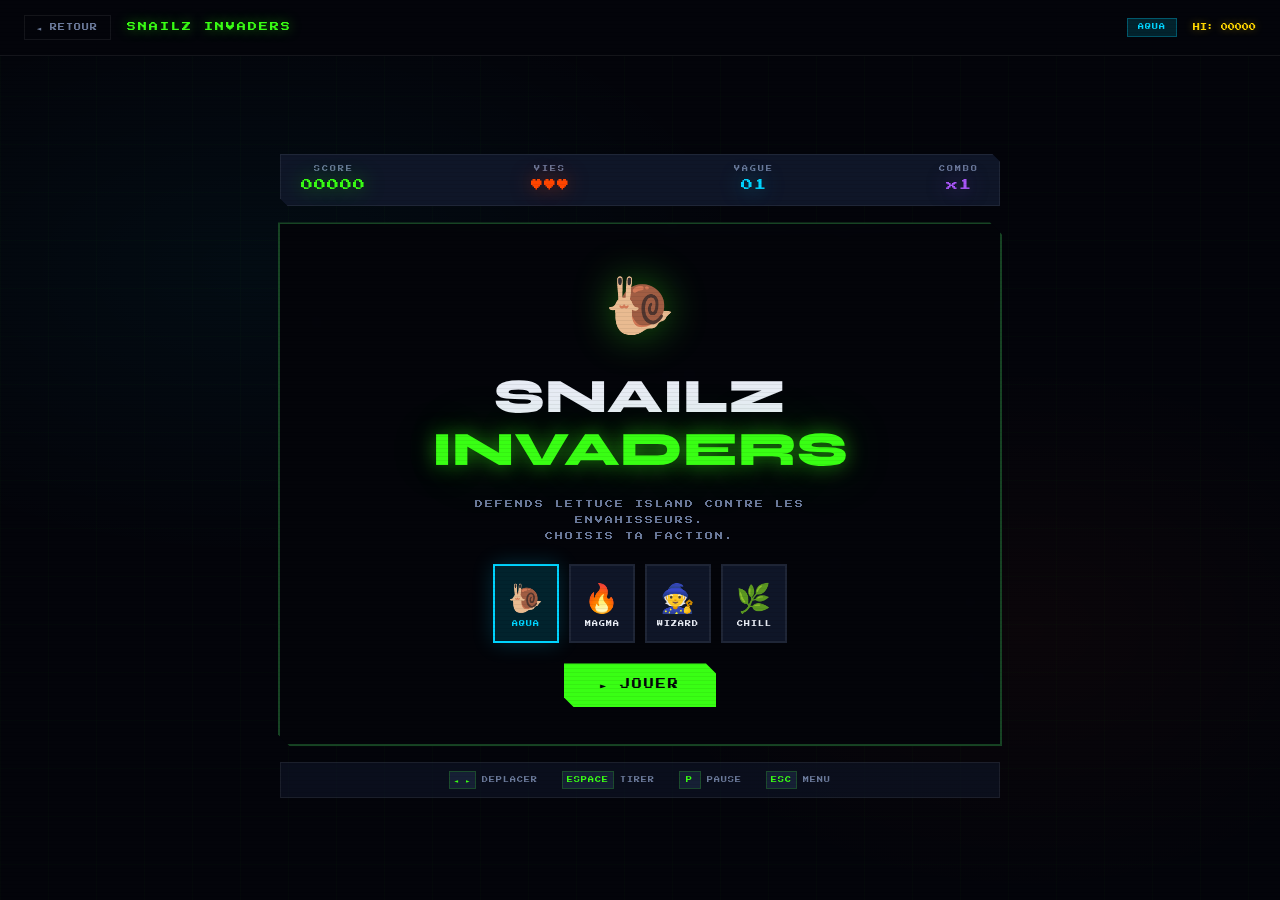
<file: snailz_invaders.html>
<!DOCTYPE html>
<html lang="fr">
<head>
<meta charset="UTF-8">
<meta name="viewport" content="width=device-width, initial-scale=1.0">
<title>SNAILZ INVADERS — Lettuce Island Arcade</title>
<link rel="preconnect" href="https://fonts.googleapis.com">
<link href="https://fonts.googleapis.com/css2?family=Press+Start+2P&family=Syne:wght@400;700;800&family=JetBrains+Mono:wght@400;700&display=swap" rel="stylesheet">
<style>
/* ===========================
   VARIABLES & RESET (matching main site)
=========================== */
:root {
  --void: #03040a;
  --deep: #080c18;
  --surface: #0f1628;
  --raised: #162035;
  --aqua: #00d4ff;
  --aqua-dim: rgba(0,212,255,0.15);
  --aqua-glow: 0 0 20px rgba(0,212,255,0.5), 0 0 60px rgba(0,212,255,0.2);
  --magma: #ff4500;
  --magma-dim: rgba(255,69,0,0.15);
  --magma-glow: 0 0 20px rgba(255,69,0,0.5), 0 0 60px rgba(255,69,0,0.2);
  --wizard: #a855f7;
  --wizard-dim: rgba(168,85,247,0.15);
  --wizard-glow: 0 0 20px rgba(168,85,247,0.5), 0 0 60px rgba(168,85,247,0.2);
  --chill: #39ff14;
  --chill-dim: rgba(57,255,20,0.15);
  --chill-glow: 0 0 20px rgba(57,255,20,0.5), 0 0 60px rgba(57,255,20,0.2);
  --gold: #ffd700;
  --white: #e8ecf5;
  --muted: #6b7a9b;
  --border: rgba(255,255,255,0.07);
  --font-pixel: 'Press Start 2P', monospace;
  --font-display: 'Syne', sans-serif;
  --font-mono: 'JetBrains Mono', monospace;
}

*, *::before, *::after { box-sizing: border-box; margin: 0; padding: 0; }
html { overflow-x: hidden; }
body {
  background: var(--void);
  color: var(--white);
  font-family: var(--font-mono);
  overflow-x: hidden;
  line-height: 1.6;
  min-height: 100vh;
  display: flex;
  flex-direction: column;
}

/* Scanlines overlay */
body::before {
  content:''; position:fixed; inset:0; z-index:9990; pointer-events:none;
  background: repeating-linear-gradient(0deg,transparent,transparent 3px,rgba(0,0,0,0.06) 3px,rgba(0,0,0,0.06) 4px);
}

/* ===========================
   ANIMATIONS
=========================== */
@keyframes blink { 0%,100% { opacity:1; } 50% { opacity:0; } }
@keyframes pulse { 0%,100% { opacity:1; } 50% { opacity:0.6; } }
@keyframes flicker { 0%,18%,22%,25%,53%,57%,100% { opacity:1; } 20%,24%,55% { opacity:0.5; } }
@keyframes scan { 0% { transform:translateY(-100%); opacity:0.5; } 100% { transform:translateY(200vh); opacity:0; } }
@keyframes float { 0%,100% { transform:translateY(0); } 50% { transform:translateY(-8px); } }
@keyframes shimmer { 0% { background-position:-200% 0; } 100% { background-position:200% 0; } }
@keyframes slideUp { from { opacity:0; transform:translateY(30px); } to { opacity:1; transform:translateY(0); } }
@keyframes fadeIn { from { opacity:0; } to { opacity:1; } }
@keyframes shake { 0%,100% { transform:translateX(0); } 10%,30%,50%,70%,90% { transform:translateX(-4px); } 20%,40%,60%,80% { transform:translateX(4px); } }
@keyframes explode {
  0% { transform:scale(1); opacity:1; }
  50% { transform:scale(1.8); opacity:0.6; }
  100% { transform:scale(0); opacity:0; }
}
@keyframes waveIn {
  from { opacity:0; transform:translateY(-40px) scale(0.8); }
  to { opacity:1; transform:translateY(0) scale(1); }
}

/* ===========================
   BACKGROUND
=========================== */
.game-bg {
  position: fixed; inset: 0; z-index: 0;
  background:
    radial-gradient(ellipse 60% 50% at 20% 30%, rgba(0,212,255,0.04) 0%, transparent 65%),
    radial-gradient(ellipse 50% 50% at 80% 70%, rgba(255,69,0,0.03) 0%, transparent 60%),
    radial-gradient(ellipse 40% 40% at 50% 50%, rgba(57,255,20,0.03) 0%, transparent 55%),
    var(--void);
}
.game-grid-bg {
  position: fixed; inset: 0; z-index: 0;
  background-image:
    linear-gradient(rgba(57,255,20,0.015) 1px, transparent 1px),
    linear-gradient(90deg, rgba(57,255,20,0.015) 1px, transparent 1px);
  background-size: 48px 48px;
}
.game-scan {
  position: fixed; left:0; right:0; height:1px;
  background: linear-gradient(90deg, transparent 0%, rgba(57,255,20,0.3) 50%, transparent 100%);
  animation: scan 6s linear infinite;
  z-index: 1;
}

/* ===========================
   NAVBAR
=========================== */
.game-nav {
  position: fixed; top: 0; left: 0; right: 0; z-index: 1000;
  height: 56px; display: flex; align-items: center; justify-content: space-between;
  padding: 0 24px;
  background: rgba(3,4,10,0.9);
  backdrop-filter: blur(24px);
  border-bottom: 1px solid var(--border);
}
.nav-left {
  display: flex; align-items: center; gap: 16px;
}
.back-btn {
  font-family: var(--font-pixel); font-size: 7px; letter-spacing: 1px;
  color: var(--muted); text-decoration: none; padding: 6px 12px;
  border: 1px solid var(--border); transition: all 0.2s;
  display: flex; align-items: center; gap: 8px;
}
.back-btn:hover { color: var(--aqua); border-color: rgba(0,212,255,0.3); }
.nav-title {
  font-family: var(--font-pixel); font-size: 9px; letter-spacing: 2px;
  color: var(--chill); text-shadow: 0 0 12px rgba(57,255,20,0.5);
  animation: flicker 8s infinite;
}
.nav-right-info {
  display: flex; align-items: center; gap: 16px;
}
.nav-faction {
  font-family: var(--font-pixel); font-size: 6px; letter-spacing: 1px;
  padding: 4px 10px; border: 1px solid rgba(0,212,255,0.3);
  color: var(--aqua); background: var(--aqua-dim);
}
.nav-hi-score {
  font-family: var(--font-pixel); font-size: 7px; color: var(--gold);
  text-shadow: 0 0 8px rgba(255,215,0,0.4);
}

/* ===========================
   MAIN CONTAINER
=========================== */
.game-wrapper {
  position: relative; z-index: 2;
  flex: 1; display: flex; flex-direction: column;
  align-items: center; justify-content: center;
  padding: 72px 20px 20px;
  gap: 16px;
}

/* ===========================
   HUD (Score bar)
=========================== */
.hud {
  display: flex; align-items: center; justify-content: space-between;
  width: 100%; max-width: 720px;
  padding: 10px 20px;
  background: var(--surface);
  border: 1px solid var(--border);
  clip-path: polygon(0 0,calc(100% - 8px) 0,100% 8px,100% 100%,8px 100%,0 calc(100% - 8px));
}
.hud-block {
  text-align: center;
}
.hud-label {
  font-family: var(--font-pixel); font-size: 6px; letter-spacing: 2px;
  color: var(--muted); margin-bottom: 2px;
}
.hud-val {
  font-family: var(--font-pixel); font-size: 12px; letter-spacing: 1px;
}
.hud-score { color: var(--chill); text-shadow: var(--chill-glow); }
.hud-lives { color: var(--magma); text-shadow: var(--magma-glow); }
.hud-wave { color: var(--aqua); text-shadow: var(--aqua-glow); }
.hud-combo { color: var(--wizard); text-shadow: var(--wizard-glow); }

/* ===========================
   CANVAS FRAME
=========================== */
.canvas-frame {
  position: relative;
  background: var(--surface);
  border: 2px solid rgba(57,255,20,0.2);
  box-shadow: 0 0 60px rgba(57,255,20,0.08), inset 0 0 60px rgba(0,0,0,0.5);
  clip-path: polygon(0 0,calc(100% - 12px) 0,100% 12px,100% 100%,12px 100%,0 calc(100% - 12px));
  overflow: hidden;
}
.canvas-frame::before {
  content:''; position:absolute; inset:0; z-index:2; pointer-events:none;
  background: repeating-linear-gradient(0deg,transparent,transparent 2px,rgba(57,255,20,0.015) 2px,rgba(57,255,20,0.015) 4px);
}
.canvas-frame::after {
  content:''; position:absolute; top:0; left:0; right:0; height:1px; z-index:3;
  background: linear-gradient(90deg, transparent, var(--chill), var(--aqua), transparent);
  opacity: 0.5;
}
#gameCanvas {
  display: block;
  image-rendering: pixelated;
  image-rendering: crisp-edges;
}

/* ===========================
   CONTROLS INFO BAR
=========================== */
.controls-bar {
  display: flex; align-items: center; justify-content: center; gap: 24px;
  width: 100%; max-width: 720px;
  padding: 8px 16px;
  background: rgba(15,22,40,0.6);
  border: 1px solid var(--border);
}
.ctrl-hint {
  font-family: var(--font-pixel); font-size: 6px; letter-spacing: 1px;
  color: var(--muted); display: flex; align-items: center; gap: 6px;
}
.key-badge {
  display: inline-flex; align-items: center; justify-content: center;
  min-width: 22px; height: 18px; padding: 0 4px;
  background: var(--raised);
  border: 1px solid rgba(57,255,20,0.2);
  font-family: var(--font-pixel); font-size: 6px;
  color: var(--chill);
}

/* ===========================
   OVERLAY SCREENS
=========================== */
.overlay {
  position: absolute; inset: 0; z-index: 10;
  display: flex; flex-direction: column;
  align-items: center; justify-content: center;
  background: rgba(3,4,10,0.92);
  backdrop-filter: blur(6px);
  text-align: center;
  gap: 20px;
  padding: 40px;
}
.overlay.hidden { display: none; }

.overlay-title {
  font-family: var(--font-display); font-weight: 800;
  font-size: clamp(28px, 5vw, 48px); line-height: 1.1;
  animation: slideUp 0.6s ease-out;
}
.overlay-title .accent { color: var(--chill); text-shadow: var(--chill-glow); }
.overlay-title .aqua { color: var(--aqua); text-shadow: var(--aqua-glow); }

.overlay-sub {
  font-family: var(--font-pixel); font-size: 8px; letter-spacing: 2px;
  color: var(--muted); max-width: 380px; line-height: 2;
  animation: slideUp 0.6s ease-out 0.1s both;
}

.overlay-art {
  font-size: 56px; animation: float 3s ease-in-out infinite;
  filter: drop-shadow(0 0 20px rgba(57,255,20,0.4));
}

/* Faction selector */
.faction-select {
  display: grid; grid-template-columns: repeat(4, 1fr); gap: 10px;
  animation: slideUp 0.6s ease-out 0.2s both;
}
.faction-btn {
  display: flex; flex-direction: column; align-items: center; gap: 6px;
  padding: 14px 10px;
  background: var(--surface);
  border: 2px solid var(--border);
  color: var(--white);
  cursor: pointer; transition: all 0.2s;
  font-family: var(--font-pixel); font-size: 6px; letter-spacing: 1px;
}
.faction-btn .f-icon { font-size: 28px; transition: transform 0.3s; }
.faction-btn:hover .f-icon { transform: scale(1.2); }
.faction-btn[data-faction="aqua"]:hover,
.faction-btn[data-faction="aqua"].selected {
  border-color: var(--aqua); background: var(--aqua-dim);
  box-shadow: 0 0 20px rgba(0,212,255,0.2); color: var(--aqua);
}
.faction-btn[data-faction="magma"]:hover,
.faction-btn[data-faction="magma"].selected {
  border-color: var(--magma); background: var(--magma-dim);
  box-shadow: 0 0 20px rgba(255,69,0,0.2); color: var(--magma);
}
.faction-btn[data-faction="wizard"]:hover,
.faction-btn[data-faction="wizard"].selected {
  border-color: var(--wizard); background: var(--wizard-dim);
  box-shadow: 0 0 20px rgba(168,85,247,0.2); color: var(--wizard);
}
.faction-btn[data-faction="chill"]:hover,
.faction-btn[data-faction="chill"].selected {
  border-color: var(--chill); background: var(--chill-dim);
  box-shadow: 0 0 20px rgba(57,255,20,0.2); color: var(--chill);
}

.start-game-btn {
  font-family: var(--font-pixel); font-size: 10px; letter-spacing: 2px;
  padding: 16px 36px;
  background: var(--chill); color: var(--void); border: none;
  cursor: pointer; transition: all 0.2s;
  clip-path: polygon(0 0,calc(100% - 10px) 0,100% 10px,100% 100%,10px 100%,0 calc(100% - 10px));
  animation: slideUp 0.6s ease-out 0.3s both;
}
.start-game-btn:hover {
  background: var(--white); transform: translateY(-3px);
  box-shadow: 0 12px 32px rgba(57,255,20,0.35);
}
.start-game-btn:disabled {
  opacity: 0.3; cursor: not-allowed; transform: none;
  box-shadow: none;
}

.blink-text {
  animation: blink 1.2s infinite;
}

/* Game Over */
.go-score {
  font-family: var(--font-display); font-weight: 800;
  font-size: 56px; color: var(--chill);
  text-shadow: var(--chill-glow);
  animation: slideUp 0.5s ease-out 0.15s both;
}
.go-stats {
  display: flex; gap: 24px;
  animation: slideUp 0.5s ease-out 0.25s both;
}
.go-stat {
  text-align: center;
}
.go-stat-val {
  font-family: var(--font-display); font-weight: 700;
  font-size: 22px; color: var(--aqua);
}
.go-stat-lbl {
  font-family: var(--font-pixel); font-size: 6px;
  color: var(--muted); letter-spacing: 1px; margin-top: 2px;
}
.new-record {
  font-family: var(--font-pixel); font-size: 8px;
  color: var(--gold); text-shadow: 0 0 12px rgba(255,215,0,0.5);
  animation: blink 0.8s infinite;
}

/* Pause */
.pause-options {
  display: flex; gap: 12px;
  animation: slideUp 0.4s ease-out 0.1s both;
}
.pause-btn {
  font-family: var(--font-pixel); font-size: 8px; letter-spacing: 1px;
  padding: 12px 20px; cursor: pointer; transition: all 0.2s;
  border: 1px solid var(--border); background: var(--surface); color: var(--white);
}
.pause-btn:hover { border-color: var(--aqua); color: var(--aqua); }
.pause-btn.primary { background: var(--chill); color: var(--void); border-color: var(--chill); }
.pause-btn.primary:hover { background: var(--white); }

/* ===========================
   POWER-UP INDICATOR
=========================== */
.powerup-bar {
  position: absolute; bottom: 8px; left: 50%; transform: translateX(-50%);
  z-index: 5; display: flex; gap: 6px;
}
.pu-icon {
  width: 28px; height: 28px;
  background: var(--surface);
  border: 1px solid var(--border);
  display: flex; align-items: center; justify-content: center;
  font-size: 14px; opacity: 0.3; transition: all 0.3s;
  position: relative;
}
.pu-icon.active {
  opacity: 1; border-color: var(--gold);
  box-shadow: 0 0 12px rgba(255,215,0,0.3);
}
.pu-timer {
  position: absolute; bottom: -2px; left: 0; right: 0; height: 2px;
  background: var(--gold);
  transform-origin: left;
  transition: transform 0.1s linear;
}

/* ===========================
   MOBILE TOUCH CONTROLS
=========================== */
.touch-controls {
  display: none;
  width: 100%; max-width: 720px;
  padding: 10px 16px;
  justify-content: space-between;
  align-items: center;
  background: rgba(8,12,24,0.85);
  border-top: 1px solid var(--border);
  gap: 8px;
  /* Reste visible même quand le canvas est grand */
  flex-shrink: 0;
}
.touch-dpad {
  display: flex; gap: 8px; align-items: center;
}
.touch-action-group {
  display: flex; gap: 10px; align-items: center;
}
.touch-btn {
  width: 62px; height: 62px;
  background: rgba(15,22,40,0.9);
  border: 2px solid rgba(57,255,20,0.3);
  color: var(--chill);
  font-size: 24px;
  display: flex; align-items: center; justify-content: center;
  cursor: pointer;
  -webkit-user-select: none; user-select: none;
  touch-action: manipulation;
  border-radius: 6px;
  /* Feedback visuel immédiat */
  transition: background 0.06s, border-color 0.06s, box-shadow 0.06s;
  -webkit-tap-highlight-color: transparent;
}
.touch-btn:active,
.touch-btn.pressed {
  background: var(--chill-dim);
  border-color: var(--chill);
  box-shadow: 0 0 18px rgba(57,255,20,0.35);
  transform: scale(0.93);
}
/* Bouton FIRE */
.touch-fire {
  width: 78px; height: 78px;
  border-radius: 50%;
  background: rgba(255,69,0,0.12);
  border: 2px solid rgba(255,69,0,0.45);
  color: var(--magma);
  font-family: var(--font-pixel); font-size: 8px; letter-spacing: 1px;
}
.touch-fire:active,
.touch-fire.pressed {
  background: rgba(255,69,0,0.28);
  border-color: var(--magma);
  box-shadow: 0 0 22px rgba(255,69,0,0.45);
}
/* Bouton SPÉCIAL */
.touch-special {
  width: 58px; height: 58px;
  border-radius: 50%;
  background: rgba(168,85,247,0.1);
  border: 2px solid rgba(168,85,247,0.35);
  color: var(--wizard);
  font-size: 20px;
}
.touch-special:active,
.touch-special.pressed {
  background: var(--wizard-dim);
  border-color: var(--wizard);
  box-shadow: 0 0 18px rgba(168,85,247,0.4);
}
/* Bouton PAUSE */
.touch-pause {
  width: 46px; height: 46px;
  border-radius: 4px;
  border-color: rgba(255,255,255,0.12);
  color: var(--muted);
  font-size: 18px;
}
.touch-pause:active { border-color: var(--aqua); color: var(--aqua); }

/* ===========================
   RESPONSIVE MOBILE
=========================== */
@media (pointer: coarse) {
  /* Empêche le scroll / zoom du navigateur sur le canvas */
  #gameCanvas { touch-action: none; }
  body { overscroll-behavior: none; }
}

@media (max-width: 768px) {
  .touch-controls { display: flex; }
  .controls-bar { display: none; }
  .game-wrapper { padding: 64px 8px 8px; gap: 8px; }
  .hud { padding: 7px 12px; }

  /* Nav compacte */
  .game-nav { padding: 0 12px; }
  .nav-title { font-size: 7px; letter-spacing: 1px; }
  .back-btn { font-size: 6px; padding: 5px 8px; gap: 4px; }
  .nav-hi-score { font-size: 6px; }
  .nav-faction { font-size: 5px; padding: 3px 6px; }
}

@media (max-width: 480px) {
  .hud { padding: 5px 8px; gap: 0; }
  .hud-val { font-size: 9px; }
  .hud-label { font-size: 5px; letter-spacing: 1px; }
  .hud-block { padding: 0 4px; }

  /* Overlay lisibles sur petit écran */
  .overlay { padding: 20px 16px; gap: 14px; }
  .overlay-title { font-size: clamp(22px, 7vw, 38px); }
  .overlay-sub { font-size: 7px; letter-spacing: 1px; line-height: 1.8; }
  .go-score { font-size: 40px; }
  .go-stats { gap: 14px; flex-wrap: wrap; justify-content: center; }

  /* Faction select en 2×2 */
  .faction-select { grid-template-columns: repeat(2, 1fr); gap: 8px; }
  .faction-btn { padding: 12px 8px; font-size: 5px; }
  .faction-btn .f-icon { font-size: 24px; }

  /* Contrôles encore plus compacts */
  .touch-btn { width: 56px; height: 56px; font-size: 22px; }
  .touch-fire { width: 70px; height: 70px; font-size: 7px; }
  .touch-special { width: 52px; height: 52px; font-size: 18px; }
  .touch-pause { width: 40px; height: 40px; font-size: 15px; }

  .nav-title { display: none; }
}
</style>
</head>
<body>

<!-- Background layers -->
<div class="game-bg"></div>
<div class="game-grid-bg"></div>
<div class="game-scan"></div>

<!-- Navigation -->
<nav class="game-nav">
  <div class="nav-left">
    <a href="index.html" class="back-btn">◄ RETOUR</a>
    <span class="nav-title">SNAILZ INVADERS</span>
  </div>
  <div class="nav-right-info">
    <span class="nav-faction" id="navFaction">AQUA</span>
    <span class="nav-hi-score">HI: <span id="navHiScore">00000</span></span>
  </div>
</nav>

<!-- Game Wrapper -->
<div class="game-wrapper">

  <!-- HUD -->
  <div class="hud">
    <div class="hud-block">
      <div class="hud-label">SCORE</div>
      <div class="hud-val hud-score" id="hudScore">00000</div>
    </div>
    <div class="hud-block">
      <div class="hud-label">VIES</div>
      <div class="hud-val hud-lives" id="hudLives">♥♥♥</div>
    </div>
    <div class="hud-block">
      <div class="hud-label">VAGUE</div>
      <div class="hud-val hud-wave" id="hudWave">01</div>
    </div>
    <div class="hud-block">
      <div class="hud-label">COMBO</div>
      <div class="hud-val hud-combo" id="hudCombo">x1</div>
    </div>
  </div>

  <!-- Canvas with overlays -->
  <div class="canvas-frame" id="canvasFrame">
    <canvas id="gameCanvas" width="720" height="520"></canvas>

    <!-- START SCREEN -->
    <div class="overlay" id="startScreen">
      <div class="overlay-art">🐌</div>
      <div class="overlay-title">
        SNAILZ<br><span class="accent">INVADERS</span>
      </div>
      <div class="overlay-sub">
        DEFENDS LETTUCE ISLAND CONTRE LES ENVAHISSEURS.<br>CHOISIS TA FACTION.
      </div>
      <div class="faction-select" id="factionSelect">
        <button class="faction-btn selected" data-faction="aqua" onclick="selectFaction('aqua', this)">
          <span class="f-icon">🐌</span>AQUA
        </button>
        <button class="faction-btn" data-faction="magma" onclick="selectFaction('magma', this)">
          <span class="f-icon">🔥</span>MAGMA
        </button>
        <button class="faction-btn" data-faction="wizard" onclick="selectFaction('wizard', this)">
          <span class="f-icon">🧙</span>WIZARD
        </button>
        <button class="faction-btn" data-faction="chill" onclick="selectFaction('chill', this)">
          <span class="f-icon">🌿</span>CHILL
        </button>
      </div>
      <button class="start-game-btn" onclick="startGame()">► JOUER</button>
    </div>

    <!-- PAUSE SCREEN -->
    <div class="overlay hidden" id="pauseScreen">
      <div class="overlay-title"><span class="aqua">PAUSE</span></div>
      <div class="pause-options">
        <button class="pause-btn primary" onclick="resumeGame()">REPRENDRE</button>
        <button class="pause-btn" onclick="quitToMenu()">MENU</button>
      </div>
    </div>

    <!-- GAME OVER SCREEN -->
    <div class="overlay hidden" id="gameOverScreen">
      <div class="overlay-title">GAME<br><span class="accent">OVER</span></div>
      <div class="go-score" id="goScore">0</div>
      <div class="new-record hidden" id="newRecord">★ NOUVEAU RECORD ★</div>
      <div class="go-stats">
        <div class="go-stat">
          <div class="go-stat-val" id="goWave">0</div>
          <div class="go-stat-lbl">VAGUES</div>
        </div>
        <div class="go-stat">
          <div class="go-stat-val" id="goKills">0</div>
          <div class="go-stat-lbl">KILLS</div>
        </div>
        <div class="go-stat">
          <div class="go-stat-val" id="goCombo">0</div>
          <div class="go-stat-lbl">MAX COMBO</div>
        </div>
      </div>
      <button class="start-game-btn" onclick="startGame()">► REJOUER</button>
      <button class="pause-btn" onclick="quitToMenu()" style="animation:slideUp 0.5s ease-out 0.4s both">MENU</button>
    </div>

    <!-- WAVE ANNOUNCEMENT -->
    <div class="overlay hidden" id="waveScreen">
      <div class="overlay-title" style="font-size:22px;color:var(--aqua)">VAGUE</div>
      <div class="go-score" id="waveNum" style="font-size:72px">1</div>
      <div class="overlay-sub" id="waveSubtext">LES ESCARGOTS APPROCHENT...</div>
    </div>
  </div>

  <!-- Controls hint -->
  <div class="controls-bar">
    <div class="ctrl-hint"><span class="key-badge">◄ ►</span> DEPLACER</div>
    <div class="ctrl-hint"><span class="key-badge">ESPACE</span> TIRER</div>
    <div class="ctrl-hint"><span class="key-badge">P</span> PAUSE</div>
    <div class="ctrl-hint"><span class="key-badge">ESC</span> MENU</div>
  </div>

  <!-- Mobile touch controls -->
  <div class="touch-controls" id="touchControls">
    <!-- Gauche / Droite -->
    <div class="touch-dpad">
      <button class="touch-btn" id="btnLeft">◄</button>
      <button class="touch-btn" id="btnRight">►</button>
    </div>
    <!-- Pause -->
    <button class="touch-btn touch-pause" id="btnPause">⏸</button>
    <!-- Spécial + Feu -->
    <div class="touch-action-group">
      <button class="touch-btn touch-special" id="btnSpecial">✦</button>
      <button class="touch-btn touch-fire" id="btnFire">FIRE</button>
    </div>
  </div>

</div>

<!-- ═══════════════ GAME ENGINE ═══════════════ -->
<script>
// ===========================================
// SNAILZ INVADERS — Full Game Engine
// ===========================================

const canvas = document.getElementById('gameCanvas');
const ctx = canvas.getContext('2d');

// ── FACTION CONFIG ──
const FACTIONS = {
  aqua:   { color: '#00d4ff', glow: 'rgba(0,212,255,0.5)',  bullet: '#00d4ff', name: 'AQUA',   special: 'FREEZE' },
  magma:  { color: '#ff4500', glow: 'rgba(255,69,0,0.5)',   bullet: '#ff4500', name: 'MAGMA',  special: 'BLAST' },
  wizard: { color: '#a855f7', glow: 'rgba(168,85,247,0.5)', bullet: '#a855f7', name: 'WIZARD', special: 'PIERCE' },
  chill:  { color: '#39ff14', glow: 'rgba(57,255,20,0.5)',  bullet: '#39ff14', name: 'CHILL',  special: 'SHIELD' }
};

// ── GAME STATE ──
let G = {
  state: 'menu', // menu, playing, paused, gameover, waveintro
  faction: 'aqua',
  score: 0,
  lives: 3,
  wave: 1,
  combo: 0,
  maxCombo: 0,
  kills: 0,
  hiScore: parseInt(localStorage.getItem('snailzHiScore') || '0'),
  shakeTimer: 0,
  specialReady: false,
  specialTimer: 0,
  specialCooldown: 0,
  freezeTimer: 0,
};

// ── PIXEL ART SPRITE SYSTEM — offscreen canvas cache ──
const _ENEMY_COLORS = {
  basic: { shell: '#8b0000', body: '#cc3333', glow: 'rgba(200,50,50,0.5)' },
  fast:  { shell: '#ff6600', body: '#ff9944', glow: 'rgba(255,120,0,0.5)' },
  tank:  { shell: '#444466', body: '#6666aa', glow: 'rgba(100,100,180,0.5)' },
  boss:  { shell: '#8b008b', body: '#cc44cc', glow: 'rgba(200,0,200,0.6)' },
};
const _SPRITE_STEPS = 24;   // quantization steps for smooth animation
const _spriteCache  = new Map();

// Internal renderer — enemy snail into any context (used for pre-rendering)
function _renderEnemySnail(tc, x, y, size, type, wobble) {
  const p = size / 12;
  const c = _ENEMY_COLORS[type] || _ENEMY_COLORS.basic;
  tc.shadowColor = c.glow; tc.shadowBlur = 8;
  tc.fillStyle = c.body;
  tc.fillRect(x,       y + wobble,        12*p, 2*p);
  tc.fillRect(x + p,   y + 2*p + wobble, 10*p, 2*p);
  tc.fillStyle = '#ff0000'; tc.shadowColor = 'rgba(255,0,0,0.8)'; tc.shadowBlur = 6;
  tc.fillRect(x + 2*p, y + 2*p + wobble, 2*p, 2*p);
  tc.fillRect(x + 7*p, y + 2*p + wobble, 2*p, 2*p);
  tc.fillStyle = '#ffff00'; tc.shadowBlur = 0;
  tc.fillRect(x + 2.5*p, y + 2.5*p + wobble, p, p);
  tc.fillRect(x + 7.5*p, y + 2.5*p + wobble, p, p);
  tc.shadowColor = c.glow; tc.shadowBlur = 6;
  tc.fillStyle = c.shell;
  tc.fillRect(x + 2*p, y + 4*p + wobble, 8*p, 2*p);
  tc.fillRect(x + 3*p, y + 6*p + wobble, 6*p, 3*p);
  tc.fillRect(x + 4*p, y + 9*p + wobble, 4*p, 2*p);
  tc.fillStyle = shadeColor(c.shell, 25);
  tc.fillRect(x + 5*p, y + 5*p + wobble, 2*p, p);
  tc.fillRect(x + 4*p, y + 6*p + wobble, p, 2*p);
  tc.fillRect(x + 5*p, y + 7*p + wobble, 2*p, p);
  if (type === 'boss') {
    tc.fillStyle = '#ff00ff';
    tc.fillRect(x - p,     y + 4*p + wobble,  p, 3*p);
    tc.fillRect(x + 11*p,  y + 4*p + wobble,  p, 3*p);
    tc.fillRect(x + 5*p,   y + 10*p + wobble, 2*p, 2*p);
  }
}

// Internal renderer — player snail into any context
function _renderPlayerSnail(tc, x, y, size, color, glow, t, eyeOpen) {
  const p = size / 12;
  tc.shadowColor = glow; tc.shadowBlur = 16;
  tc.fillStyle = color;
  tc.fillRect(x + 3*p, y,        6*p, 2*p);
  tc.fillRect(x + 2*p, y + 2*p, 8*p, 3*p);
  tc.fillRect(x + 3*p, y + 5*p, 6*p, 2*p);
  tc.fillRect(x + 4*p, y + 7*p, 4*p, p);
  tc.fillStyle = shadeColor(color, -40);
  tc.fillRect(x + 5*p, y + 2*p, 2*p, p);
  tc.fillRect(x + 4*p, y + 3*p, p, 2*p);
  tc.fillRect(x + 5*p, y + 4*p, 2*p, p);
  tc.fillStyle = shadeColor(color, 30); tc.shadowBlur = 4;
  tc.fillRect(x + p, y + 8*p, 10*p, 2*p);
  tc.fillRect(x,     y + 9*p, 12*p, 2*p);
  tc.fillStyle = '#ffffff';
  tc.fillRect(x + 2*p, y + 6*p, 2*p, 2*p);
  tc.fillRect(x + 7*p, y + 6*p, 2*p, 2*p);
  tc.fillStyle = '#000000'; tc.shadowBlur = 0;
  if (eyeOpen) {
    tc.fillRect(x + 2.5*p, y + 7*p, p, p);
    tc.fillRect(x + 7.5*p, y + 7*p, p, p);
  }
  const antL = Math.sin(t) * 2, antR = Math.cos(t) * 2;
  tc.strokeStyle = color; tc.lineWidth = 1;
  tc.beginPath(); tc.moveTo(x + 3*p, y + 6*p); tc.lineTo(x + 1.5*p, y + 3*p + antL); tc.stroke();
  tc.beginPath(); tc.moveTo(x + 8*p, y + 6*p); tc.lineTo(x + 9.5*p, y + 3*p + antR); tc.stroke();
  tc.fillStyle = color;
  tc.fillRect(x + p,   y + 2*p + antL, 1.5*p, 1.5*p);
  tc.fillRect(x + 9*p, y + 2*p + antR, 1.5*p, 1.5*p);
}

// Cache helpers
const _E_PAD = 14, _E_SZ = 36;
const _P_PAD = 20, _P_SZ = 48;
const _TAU   = 2 * Math.PI;

function _getEnemySprite(type, wobble) {
  const step = Math.round(((wobble + 1.5) / 3) * (_SPRITE_STEPS - 1));
  const key  = `e_${type}_${step}`;
  if (_spriteCache.has(key)) return _spriteCache.get(key);
  const oc = document.createElement('canvas');
  oc.width  = _E_SZ + _E_PAD * 2 + 6; // +6 for boss spikes
  oc.height = _E_SZ + _E_PAD * 2 + 6;
  _renderEnemySnail(oc.getContext('2d'), _E_PAD + 3, _E_PAD, _E_SZ, type,
                    Math.sin(step * (_TAU / _SPRITE_STEPS)) * 1.5);
  _spriteCache.set(key, oc);
  return oc;
}

function _getPlayerSprite(factionKey, frame) {
  const eyeOpen = !(frame % 200 < 6);
  const step    = Math.round(((frame * 0.1) % _TAU) / _TAU * _SPRITE_STEPS) % _SPRITE_STEPS;
  const key     = `p_${factionKey}_${step}_${eyeOpen ? 1 : 0}`;
  if (_spriteCache.has(key)) return _spriteCache.get(key);
  const oc = document.createElement('canvas');
  oc.width = oc.height = _P_SZ + _P_PAD * 2;
  const fc = FACTIONS[factionKey];
  _renderPlayerSnail(oc.getContext('2d'), _P_PAD, _P_PAD, _P_SZ,
                     fc.color, fc.glow, step * (_TAU / _SPRITE_STEPS), eyeOpen);
  _spriteCache.set(key, oc);
  return oc;
}

function drawPixelSnail(x, y, size, color, glow, isPlayer, frame) {
  if (isPlayer) {
    ctx.drawImage(_getPlayerSprite(G.faction, frame), x - _P_PAD, y - _P_PAD);
    return;
  }
  // Non-player fallback (direct render, not currently used in game)
  ctx.save();
  const p = size / 12, shellOffY = Math.sin(frame * 0.06) * 1.5;
  ctx.shadowColor = glow; ctx.shadowBlur = 8;
  ctx.fillStyle = color;
  ctx.fillRect(x + 3*p, y + shellOffY,        6*p, 2*p);
  ctx.fillRect(x + 2*p, y + 2*p + shellOffY, 8*p, 3*p);
  ctx.fillRect(x + 3*p, y + 5*p + shellOffY, 6*p, 2*p);
  ctx.fillRect(x + 4*p, y + 7*p + shellOffY, 4*p, p);
  ctx.fillStyle = shadeColor(color, -40);
  ctx.fillRect(x + 5*p, y + 2*p + shellOffY, 2*p, p);
  ctx.fillRect(x + 4*p, y + 3*p + shellOffY, p, 2*p);
  ctx.fillRect(x + 5*p, y + 4*p + shellOffY, 2*p, p);
  ctx.fillStyle = shadeColor(color, 30); ctx.shadowBlur = 4;
  ctx.fillRect(x + p, y + 8*p, 10*p, 2*p);
  ctx.fillRect(x,     y + 9*p, 12*p, 2*p);
  ctx.fillStyle = '#ffffff';
  ctx.fillRect(x + 2*p, y + 6*p + shellOffY, 2*p, 2*p);
  ctx.fillRect(x + 7*p, y + 6*p + shellOffY, 2*p, 2*p);
  ctx.fillStyle = '#000000'; ctx.shadowBlur = 0;
  if (!(frame % 200 < 6)) {
    ctx.fillRect(x + 2.5*p, y + 7*p + shellOffY, p, p);
    ctx.fillRect(x + 7.5*p, y + 7*p + shellOffY, p, p);
  }
  ctx.restore();
}

function drawEnemySnail(x, y, size, type, frame) {
  const wobble = Math.sin(frame * 0.08 + x * 0.1) * 1.5;
  ctx.drawImage(_getEnemySprite(type, wobble), x - _E_PAD - 3, y - _E_PAD);
}

const _shadeCache = {};
function shadeColor(hex, percent) {
  const key = hex + percent;
  if (_shadeCache[key]) return _shadeCache[key];
  let r = parseInt(hex.slice(1,3),16), g = parseInt(hex.slice(3,5),16), b = parseInt(hex.slice(5,7),16);
  r = Math.min(255, Math.max(0, r + percent));
  g = Math.min(255, Math.max(0, g + percent));
  b = Math.min(255, Math.max(0, b + percent));
  return (_shadeCache[key] = `rgb(${r},${g},${b})`);
}

// ── ENTITIES ──
let player = { x: 0, y: 0, w: 48, h: 48, speed: 5, cooldown: 0, invincible: 0 };
let bullets = [];
let enemies = [];
let enemyBullets = [];
let particles = [];
let powerups = [];
let stars = [];
let floatingTexts = [];
let frame = 0;

// ── INPUT ──
const keys = {};
window.addEventListener('keydown', e => {
  keys[e.code] = true;
  if (e.code === 'KeyP' && G.state === 'playing') pauseGame();
  else if (e.code === 'KeyP' && G.state === 'paused') resumeGame();
  else if (e.code === 'Escape') {
    if (G.state === 'playing') pauseGame();
    else if (G.state === 'paused') quitToMenu();
  }
  if (['Space','ArrowLeft','ArrowRight','ArrowUp','ArrowDown'].includes(e.code)) e.preventDefault();
});
window.addEventListener('keyup', e => { keys[e.code] = false; });

// Touch controls
function setupTouch() {
  const btnL = document.getElementById('btnLeft');
  const btnR = document.getElementById('btnRight');
  const btnF = document.getElementById('btnFire');
  const btnS = document.getElementById('btnSpecial');
  const btnP = document.getElementById('btnPause');

  // Lie un bouton à un code clavier avec feedback visuel
  function bindKey(el, keyCode) {
    const press   = e => { e.preventDefault(); keys[keyCode] = true;  el.classList.add('pressed'); };
    const release = e => { e.preventDefault(); keys[keyCode] = false; el.classList.remove('pressed'); };
    el.addEventListener('touchstart',  press,   { passive: false });
    el.addEventListener('touchend',    release, { passive: false });
    el.addEventListener('touchcancel', release);
    // Support souris (desktop debug)
    el.addEventListener('mousedown', press);
    el.addEventListener('mouseup',   release);
    el.addEventListener('mouseleave',release);
  }

  bindKey(btnL, 'ArrowLeft');
  bindKey(btnR, 'ArrowRight');
  bindKey(btnF, 'Space');
  bindKey(btnS, 'ShiftLeft');

  // Pause : toggle entre pause et reprise
  btnP.addEventListener('touchstart', e => {
    e.preventDefault();
    if      (G.state === 'playing') pauseGame();
    else if (G.state === 'paused')  resumeGame();
  }, { passive: false });
  btnP.addEventListener('mousedown', () => {
    if      (G.state === 'playing') pauseGame();
    else if (G.state === 'paused')  resumeGame();
  });
}
setupTouch();

// ── STARFIELD ──
function initStars() {
  stars = [];
  for (let i = 0; i < 80; i++) {
    stars.push({
      x: Math.random() * canvas.width,
      y: Math.random() * canvas.height,
      size: Math.random() * 2 + 0.5,
      speed: Math.random() * 0.5 + 0.1,
      brightness: Math.random() * 0.5 + 0.3
    });
  }
}
initStars();

function updateStars() {
  stars.forEach(s => {
    s.y += s.speed;
    if (s.y > canvas.height) { s.y = 0; s.x = Math.random() * canvas.width; }
  });
}

function drawStars() {
  stars.forEach(s => {
    const flick = Math.sin(frame * 0.05 + s.x) * 0.15;
    ctx.fillStyle = `rgba(200,220,255,${s.brightness + flick})`;
    ctx.fillRect(Math.floor(s.x), Math.floor(s.y), s.size, s.size);
  });
}

// ── WAVE GENERATION ──
function spawnWave(waveNum) {
  enemies = [];
  const rows = Math.min(3 + Math.floor(waveNum / 3), 6);
  const cols = Math.min(6 + Math.floor(waveNum / 2), 10);
  const size = 36;
  const padding = 10;
  const totalW = cols * (size + padding);
  const startX = (canvas.width - totalW) / 2;

  for (let r = 0; r < rows; r++) {
    for (let c = 0; c < cols; c++) {
      let type = 'basic';
      if (r === 0 && waveNum >= 3) type = 'tank';
      if (r === 0 && c === Math.floor(cols/2) && waveNum >= 5 && waveNum % 5 === 0) type = 'boss';
      if (r >= rows - 1 && waveNum >= 2) type = 'fast';

      const hp = type === 'boss' ? 8 + waveNum : type === 'tank' ? 3 : type === 'fast' ? 1 : 2;
      const pts = type === 'boss' ? 500 : type === 'tank' ? 150 : type === 'fast' ? 75 : 100;

      enemies.push({
        x: startX + c * (size + padding),
        y: -60 - r * (size + padding),  // start above screen
        targetY: 40 + r * (size + padding),
        w: size, h: size,
        type, hp, maxHp: hp, pts,
        alive: true,
        shootTimer: Math.random() * 200 + 100,
        entering: true,
        enterDelay: (r * cols + c) * 3,
        enterFrame: 0,
      });
    }
  }
}

// ── SPAWN POWERUP ──
function spawnPowerup(x, y) {
  if (Math.random() > 0.15) return;
  const types = ['rapid', 'shield', 'bomb', 'multi'];
  const type = types[Math.floor(Math.random() * types.length)];
  const icons = { rapid: '⚡', shield: '🛡️', bomb: '💣', multi: '✦' };
  const colors = { rapid: '#ffd700', shield: '#39ff14', bomb: '#ff4500', multi: '#a855f7' };
  powerups.push({ x, y, w: 20, h: 20, type, icon: icons[type], color: colors[type], vy: 1.5 });
}

// ── PARTICLES ──
function spawnExplosion(x, y, color, count) {
  for (let i = 0; i < count; i++) {
    const angle = (Math.PI * 2 / count) * i + Math.random() * 0.5;
    const speed = Math.random() * 3 + 1;
    particles.push({
      x, y,
      vx: Math.cos(angle) * speed,
      vy: Math.sin(angle) * speed,
      life: 30 + Math.random() * 20,
      maxLife: 50,
      size: Math.random() * 4 + 2,
      color,
    });
  }
}

function spawnFloatingText(x, y, text, color) {
  floatingTexts.push({ x, y, text, color, life: 40, vy: -1.5 });
}

// ── FACTION SELECT ──
function selectFaction(faction, btn) {
  G.faction = faction;
  document.querySelectorAll('.faction-btn').forEach(b => b.classList.remove('selected'));
  btn.classList.add('selected');
  document.getElementById('navFaction').textContent = FACTIONS[faction].name;
  document.getElementById('navFaction').style.color = FACTIONS[faction].color;
  document.getElementById('navFaction').style.borderColor = FACTIONS[faction].color;
}

// ── GAME FLOW ──
function startGame() {
  G.state = 'waveintro';
  G.score = 0;
  G.lives = 3;
  G.wave = 1;
  G.combo = 0;
  G.maxCombo = 0;
  G.kills = 0;
  G.freezeTimer = 0;
  G.specialCooldown = 0;
  bullets = [];
  enemyBullets = [];
  particles = [];
  powerups = [];
  floatingTexts = [];

  player.x = canvas.width / 2 - player.w / 2;
  player.y = canvas.height - 60;
  player.invincible = 0;
  player.cooldown = 0;
  player.rapidFire = 0;
  player.multiShot = 0;
  player.shieldActive = 0;

  updateHUD();
  showScreen('waveScreen');
  showWaveIntro(1);
}

function showWaveIntro(waveNum) {
  document.getElementById('waveNum').textContent = waveNum;
  const subs = [
    'LES ESCARGOTS APPROCHENT...',
    'ILS SONT PLUS FORTS CETTE FOIS !',
    'ATTENTION AUX TANKS !',
    'LA HORDE S\'INTENSIFIE !',
    'LE BOSS APPROCHE...',
  ];
  document.getElementById('waveSubtext').textContent = subs[Math.min(waveNum - 1, subs.length - 1)];

  setTimeout(() => {
    hideAllScreens();
    G.state = 'playing';
    spawnWave(waveNum);
  }, 1800);
}

function pauseGame() {
  G.state = 'paused';
  showScreen('pauseScreen');
}

function resumeGame() {
  G.state = 'playing';
  hideAllScreens();
  requestAnimationFrame(gameLoop);
}

// ── Game-over screen refs ──
const _elNavHi    = document.getElementById('navHiScore');
const _elGoScore  = document.getElementById('goScore');
const _elGoWave   = document.getElementById('goWave');
const _elGoKills  = document.getElementById('goKills');
const _elGoCombo  = document.getElementById('goCombo');
const _elNewRec   = document.getElementById('newRecord');

function gameOver() {
  G.state = 'gameover';
  if (G.score > G.hiScore) {
    G.hiScore = G.score;
    localStorage.setItem('snailzHiScore', G.hiScore);
    _elNewRec.classList.remove('hidden');
  } else {
    _elNewRec.classList.add('hidden');
  }
  _elNavHi.textContent   = String(G.hiScore).padStart(5, '0');
  _elGoScore.textContent = G.score;
  _elGoWave.textContent  = G.wave;
  _elGoKills.textContent = G.kills;
  _elGoCombo.textContent = G.maxCombo;
  showScreen('gameOverScreen');
}

function quitToMenu() {
  G.state = 'menu';
  showScreen('startScreen');
}

function showScreen(id) {
  hideAllScreens();
  document.getElementById(id).classList.remove('hidden');
}

function hideAllScreens() {
  document.querySelectorAll('.overlay').forEach(o => o.classList.add('hidden'));
}

// ── HUD — refs cachées ──
const _hudScore = document.getElementById('hudScore');
const _hudLives = document.getElementById('hudLives');
const _hudWave  = document.getElementById('hudWave');
const _hudCombo = document.getElementById('hudCombo');

function updateHUD() {
  _hudScore.textContent = String(G.score).padStart(5, '0');
  _hudLives.textContent = '♥'.repeat(Math.max(0, G.lives)) + '♡'.repeat(Math.max(0, 3 - G.lives));
  _hudWave.textContent  = String(G.wave).padStart(2, '0');
  _hudCombo.textContent = 'x' + G.combo;
}

// ── UPDATE LOGIC ──
function update() {
  if (G.state !== 'playing') return;
  frame++;

  // Freeze effect
  const speedMult = G.freezeTimer > 0 ? 0.3 : 1;
  if (G.freezeTimer > 0) G.freezeTimer--;

  // Player movement
  if (keys['ArrowLeft'] || keys['KeyA']) player.x -= player.speed;
  if (keys['ArrowRight'] || keys['KeyD']) player.x += player.speed;
  player.x = Math.max(0, Math.min(canvas.width - player.w, player.x));

  // Timers
  if (player.cooldown > 0) player.cooldown--;
  if (player.invincible > 0) player.invincible--;
  if (player.rapidFire > 0) player.rapidFire--;
  if (player.multiShot > 0) player.multiShot--;
  if (player.shieldActive > 0) player.shieldActive--;
  if (G.specialCooldown > 0) G.specialCooldown--;

  // Shooting
  const fireRate = player.rapidFire > 0 ? 5 : 12;
  if ((keys['Space'] || keys['ArrowUp'] || keys['KeyW']) && player.cooldown <= 0) {
    const fc = FACTIONS[G.faction];
    bullets.push({
      x: player.x + player.w / 2 - 2,
      y: player.y - 4,
      w: 4, h: 10, vy: -8,
      color: fc.bullet,
      glow: fc.glow,
      pierce: G.faction === 'wizard' ? 1 : 0,
    });
    if (player.multiShot > 0) {
      bullets.push({ x: player.x + 4, y: player.y, w: 3, h: 8, vy: -7, vx: -1.5, color: fc.bullet, glow: fc.glow, pierce: 0 });
      bullets.push({ x: player.x + player.w - 7, y: player.y, w: 3, h: 8, vy: -7, vx: 1.5, color: fc.bullet, glow: fc.glow, pierce: 0 });
    }
    player.cooldown = fireRate;
  }

  // Special ability (Shift key)
  if ((keys['ShiftLeft'] || keys['ShiftRight']) && G.specialCooldown <= 0) {
    activateSpecial();
    G.specialCooldown = 600; // 10 seconds
  }

  // Update bullets
  bullets = bullets.filter(b => {
    b.y += b.vy;
    if (b.vx) b.x += b.vx;
    return b.y > -20 && b.x > -20 && b.x < canvas.width + 20;
  });

  // Update enemies
  let allEntered = true;
  const aliveEnemies = enemies.filter(e => e.alive);

  aliveEnemies.forEach(e => {
    // Entry animation
    if (e.entering) {
      e.enterFrame++;
      if (e.enterFrame > e.enterDelay) {
        e.y += (e.targetY - e.y) * 0.08;
        if (Math.abs(e.y - e.targetY) < 1) {
          e.y = e.targetY;
          e.entering = false;
        }
      }
      allEntered = false;
      return;
    }

    // Horizontal movement
    e.x += (Math.sin(frame * 0.015 + e.targetY * 0.1) * 1.2) * speedMult;

    // Slow descent
    e.y += 0.03 * G.wave * speedMult;

    // Shooting
    e.shootTimer -= speedMult;
    if (e.shootTimer <= 0) {
      e.shootTimer = Math.max(60, 200 - G.wave * 15) + Math.random() * 100;
      if (Math.random() < 0.3 + G.wave * 0.03) {
        enemyBullets.push({
          x: e.x + e.w / 2 - 2, y: e.y + e.h,
          w: 4, h: 6, vy: 2.5 + G.wave * 0.2,
          color: '#ff3333'
        });
      }
    }

    // Reached bottom
    if (e.y > canvas.height - 80) {
      G.lives--;
      G.shakeTimer = 15;
      e.alive = false;
      spawnExplosion(e.x + e.w/2, e.y + e.h/2, '#ff0000', 8);
      updateHUD();
      if (G.lives <= 0) gameOver();
    }
  });

  // Enemy bullets
  enemyBullets = enemyBullets.filter(b => {
    b.y += b.vy * speedMult;
    return b.y < canvas.height + 20;
  });

  // Collision: player bullets → enemies
  bullets.forEach((b, bi) => {
    aliveEnemies.forEach(e => {
      if (!e.alive || e.entering) return;
      if (b.x < e.x + e.w && b.x + b.w > e.x && b.y < e.y + e.h && b.y + b.h > e.y) {
        e.hp--;
        if (b.pierce <= 0) bullets[bi] = null;
        else b.pierce--;

        if (e.hp <= 0) {
          e.alive = false;
          G.score += e.pts * (1 + Math.floor(G.combo / 5));
          G.combo++;
          G.kills++;
          if (G.combo > G.maxCombo) G.maxCombo = G.combo;
          spawnExplosion(e.x + e.w/2, e.y + e.h/2, FACTIONS[G.faction].color, 12);
          spawnFloatingText(e.x + e.w/2, e.y, '+' + (e.pts * (1 + Math.floor(G.combo / 5))), FACTIONS[G.faction].color);
          spawnPowerup(e.x + e.w/2, e.y + e.h/2);
          updateHUD();
        } else {
          spawnExplosion(b.x, b.y, '#ffffff', 4);
        }
      }
    });
  });
  bullets = bullets.filter(b => b !== null);

  // Collision: enemy bullets → player
  if (player.invincible <= 0) {
    enemyBullets.forEach((b, bi) => {
      if (b.x < player.x + player.w && b.x + b.w > player.x && b.y < player.y + player.h && b.y + b.h > player.y) {
        if (player.shieldActive > 0) {
          player.shieldActive = 0;
          spawnExplosion(player.x + player.w/2, player.y, '#39ff14', 8);
          enemyBullets[bi] = null;
        } else {
          G.lives--;
          G.combo = 0;
          G.shakeTimer = 20;
          player.invincible = 120;
          spawnExplosion(player.x + player.w/2, player.y + player.h/2, '#ff0000', 16);
          updateHUD();
          if (G.lives <= 0) gameOver();
          enemyBullets[bi] = null;
        }
      }
    });
    enemyBullets = enemyBullets.filter(b => b !== null);
  }

  // Collision: powerups → player
  powerups = powerups.filter(p => {
    p.y += p.vy;
    if (p.x - 10 < player.x + player.w && p.x + p.w + 10 > player.x && p.y < player.y + player.h && p.y + p.h > player.y) {
      applyPowerup(p.type);
      spawnFloatingText(p.x, p.y, p.type.toUpperCase() + '!', p.color);
      spawnExplosion(p.x, p.y, p.color, 6);
      return false;
    }
    return p.y < canvas.height + 20;
  });

  // Particles
  particles = particles.filter(p => {
    p.x += p.vx;
    p.y += p.vy;
    p.vy += 0.05;
    p.life--;
    return p.life > 0;
  });

  // Floating texts
  floatingTexts = floatingTexts.filter(f => {
    f.y += f.vy;
    f.life--;
    return f.life > 0;
  });

  // Screen shake decay
  if (G.shakeTimer > 0) G.shakeTimer--;

  // Wave complete?
  if (aliveEnemies.length === 0 && !enemies.some(e => e.entering)) {
    G.wave++;
    G.state = 'waveintro';
    showScreen('waveScreen');
    showWaveIntro(G.wave);
  }

  updateStars();
}

// ── SPECIAL ABILITIES ──
function activateSpecial() {
  const fc = G.faction;
  switch(fc) {
    case 'aqua': // Freeze all enemies
      G.freezeTimer = 180;
      spawnFloatingText(canvas.width/2, canvas.height/2, 'FREEZE!', '#00d4ff');
      break;
    case 'magma': // Explosion — damage all enemies
      enemies.filter(e => e.alive).forEach(e => {
        e.hp -= 2;
        if (e.hp <= 0) {
          e.alive = false;
          G.score += e.pts;
          G.kills++;
          spawnExplosion(e.x + e.w/2, e.y + e.h/2, '#ff4500', 8);
        }
      });
      spawnFloatingText(canvas.width/2, canvas.height/2, 'BLAST!', '#ff4500');
      G.shakeTimer = 25;
      break;
    case 'wizard': // All bullets become piercing for a while
      bullets.forEach(b => b.pierce = 5);
      spawnFloatingText(canvas.width/2, canvas.height/2, 'PIERCE!', '#a855f7');
      break;
    case 'chill': // Shield
      player.shieldActive = 300;
      spawnFloatingText(canvas.width/2, canvas.height/2, 'SHIELD!', '#39ff14');
      break;
  }
}

function applyPowerup(type) {
  switch(type) {
    case 'rapid': player.rapidFire = 300; break;
    case 'shield': player.shieldActive = 300; break;
    case 'bomb':
      enemies.filter(e => e.alive && !e.entering).forEach(e => {
        e.hp -= 3;
        if (e.hp <= 0) {
          e.alive = false;
          G.score += e.pts;
          G.kills++;
          spawnExplosion(e.x + e.w/2, e.y + e.h/2, '#ff4500', 10);
        }
      });
      G.shakeTimer = 20;
      break;
    case 'multi': player.multiShot = 300; break;
  }
  updateHUD();
}

// ── RENDER ──
function draw() {
  ctx.clearRect(0, 0, canvas.width, canvas.height);

  // Apply screen shake
  if (G.shakeTimer > 0) {
    ctx.save();
    ctx.translate(
      (Math.random() - 0.5) * G.shakeTimer * 0.8,
      (Math.random() - 0.5) * G.shakeTimer * 0.8
    );
  }

  // Background
  ctx.fillStyle = '#03040a';
  ctx.fillRect(0, 0, canvas.width, canvas.height);

  // Stars
  drawStars();

  // Freeze overlay
  if (G.freezeTimer > 0) {
    ctx.fillStyle = `rgba(0,212,255,${0.05 + Math.sin(frame * 0.1) * 0.02})`;
    ctx.fillRect(0, 0, canvas.width, canvas.height);
  }

  // Powerups
  powerups.forEach(p => {
    ctx.save();
    ctx.shadowColor = p.color;
    ctx.shadowBlur = 12;
    ctx.font = '16px serif';
    ctx.textAlign = 'center';
    ctx.fillText(p.icon, p.x + 10, p.y + 16);
    ctx.restore();
  });

  // Enemy bullets
  enemyBullets.forEach(b => {
    ctx.save();
    ctx.shadowColor = 'rgba(255,0,0,0.8)';
    ctx.shadowBlur = 8;
    ctx.fillStyle = b.color;
    ctx.fillRect(b.x, b.y, b.w, b.h);
    // Trail
    ctx.fillStyle = 'rgba(255,50,50,0.3)';
    ctx.fillRect(b.x + 1, b.y - 4, 2, 4);
    ctx.restore();
  });

  // Enemies
  enemies.filter(e => e.alive).forEach(e => {
    drawEnemySnail(e.x, e.y, e.w, e.type, frame);

    // HP bar for tanks/bosses
    if (e.maxHp > 2 && e.hp < e.maxHp) {
      ctx.fillStyle = 'rgba(255,255,255,0.15)';
      ctx.fillRect(e.x, e.y - 6, e.w, 3);
      ctx.fillStyle = e.type === 'boss' ? '#ff00ff' : '#ff6666';
      ctx.fillRect(e.x, e.y - 6, e.w * (e.hp / e.maxHp), 3);
    }
  });

  // Player bullets
  bullets.forEach(b => {
    ctx.save();
    ctx.shadowColor = b.glow;
    ctx.shadowBlur = 10;
    ctx.fillStyle = b.color;
    ctx.fillRect(b.x, b.y, b.w, b.h);
    // Trail
    ctx.fillStyle = b.glow;
    ctx.globalAlpha = 0.3;
    ctx.fillRect(b.x + 1, b.y + b.h, 2, 8);
    ctx.globalAlpha = 1;
    ctx.restore();
  });

  // Player
  if (G.state === 'playing' || G.state === 'paused') {
    if (player.invincible <= 0 || frame % 6 < 3) {
      const fc = FACTIONS[G.faction];
      drawPixelSnail(player.x, player.y, player.w, fc.color, fc.glow, true, frame);

      // Shield visual
      if (player.shieldActive > 0) {
        ctx.save();
        ctx.strokeStyle = player.shieldActive < 60 ? `rgba(57,255,20,${0.3 + Math.sin(frame * 0.3) * 0.3})` : 'rgba(57,255,20,0.5)';
        ctx.lineWidth = 2;
        ctx.shadowColor = 'rgba(57,255,20,0.5)';
        ctx.shadowBlur = 12;
        ctx.beginPath();
        ctx.arc(player.x + player.w/2, player.y + player.h/2, player.w * 0.7, 0, Math.PI * 2);
        ctx.stroke();
        ctx.restore();
      }
    }
  }

  // Particles
  particles.forEach(p => {
    ctx.save();
    ctx.globalAlpha = p.life / p.maxLife;
    ctx.fillStyle = p.color;
    ctx.shadowColor = p.color;
    ctx.shadowBlur = 4;
    ctx.fillRect(p.x, p.y, p.size, p.size);
    ctx.restore();
  });

  // Floating texts
  floatingTexts.forEach(f => {
    ctx.save();
    ctx.globalAlpha = f.life / 40;
    ctx.font = '10px "Press Start 2P"';
    ctx.fillStyle = f.color;
    ctx.shadowColor = f.color;
    ctx.shadowBlur = 8;
    ctx.textAlign = 'center';
    ctx.fillText(f.text, f.x, f.y);
    ctx.restore();
  });

  // Special cooldown indicator
  if (G.state === 'playing' && G.specialCooldown > 0) {
    const pct = 1 - G.specialCooldown / 600;
    ctx.fillStyle = 'rgba(255,255,255,0.1)';
    ctx.fillRect(10, canvas.height - 14, 80, 6);
    ctx.fillStyle = FACTIONS[G.faction].color;
    ctx.fillRect(10, canvas.height - 14, 80 * pct, 6);
    ctx.font = '6px "Press Start 2P"';
    ctx.fillStyle = 'rgba(255,255,255,0.4)';
    ctx.textAlign = 'left';
    ctx.fillText('SPECIAL [SHIFT]', 10, canvas.height - 18);
  } else if (G.state === 'playing') {
    ctx.font = '6px "Press Start 2P"';
    ctx.fillStyle = FACTIONS[G.faction].color;
    ctx.shadowColor = FACTIONS[G.faction].glow;
    ctx.shadowBlur = 6;
    ctx.textAlign = 'left';
    ctx.fillText('▶ SPECIAL READY [SHIFT]', 10, canvas.height - 14);
    ctx.shadowBlur = 0;
  }

  if (G.shakeTimer > 0) ctx.restore();
}

// ── GAME LOOP ──
function gameLoop() {
  update();
  draw();
  if (G.state !== 'gameover' && G.state !== 'menu') {
    requestAnimationFrame(gameLoop);
  } else {
    drawMenuBg();
  }
}

function drawMenuBg() {
  updateStars();
  ctx.clearRect(0, 0, canvas.width, canvas.height);
  ctx.fillStyle = '#03040a';
  ctx.fillRect(0, 0, canvas.width, canvas.height);
  drawStars();
  requestAnimationFrame(drawMenuBg);
}

// ── INIT ──
document.getElementById('navHiScore').textContent = String(G.hiScore).padStart(5, '0');

// Responsive canvas — s'adapte à la largeur ET à la hauteur disponible
function resizeCanvas() {
  const isMobile   = window.innerWidth <= 768;
  const sidePad    = isMobile ? 16 : 40;
  const hudH       = 54;   // HUD bar
  const ctrlH      = isMobile ? 86 : 0;  // touch controls
  const navH       = 56;   // navbar
  const gapH       = isMobile ? 16 : 32; // gaps

  const maxByWidth  = Math.min(720, window.innerWidth  - sidePad * 2);
  const maxByHeight = (window.innerHeight - navH - hudH - ctrlH - gapH) * (720 / 520);
  const maxW        = Math.floor(Math.min(maxByWidth, maxByHeight));

  canvas.style.width  = maxW + 'px';
  canvas.style.height = Math.floor(maxW * (520 / 720)) + 'px';
}
window.addEventListener('resize', resizeCanvas);
// Recalcule aussi après l'orientation change sur mobile
window.addEventListener('orientationchange', () => setTimeout(resizeCanvas, 200));
resizeCanvas();

// Start ambient loop
drawMenuBg();
</script>
</body>
</html>
</file>
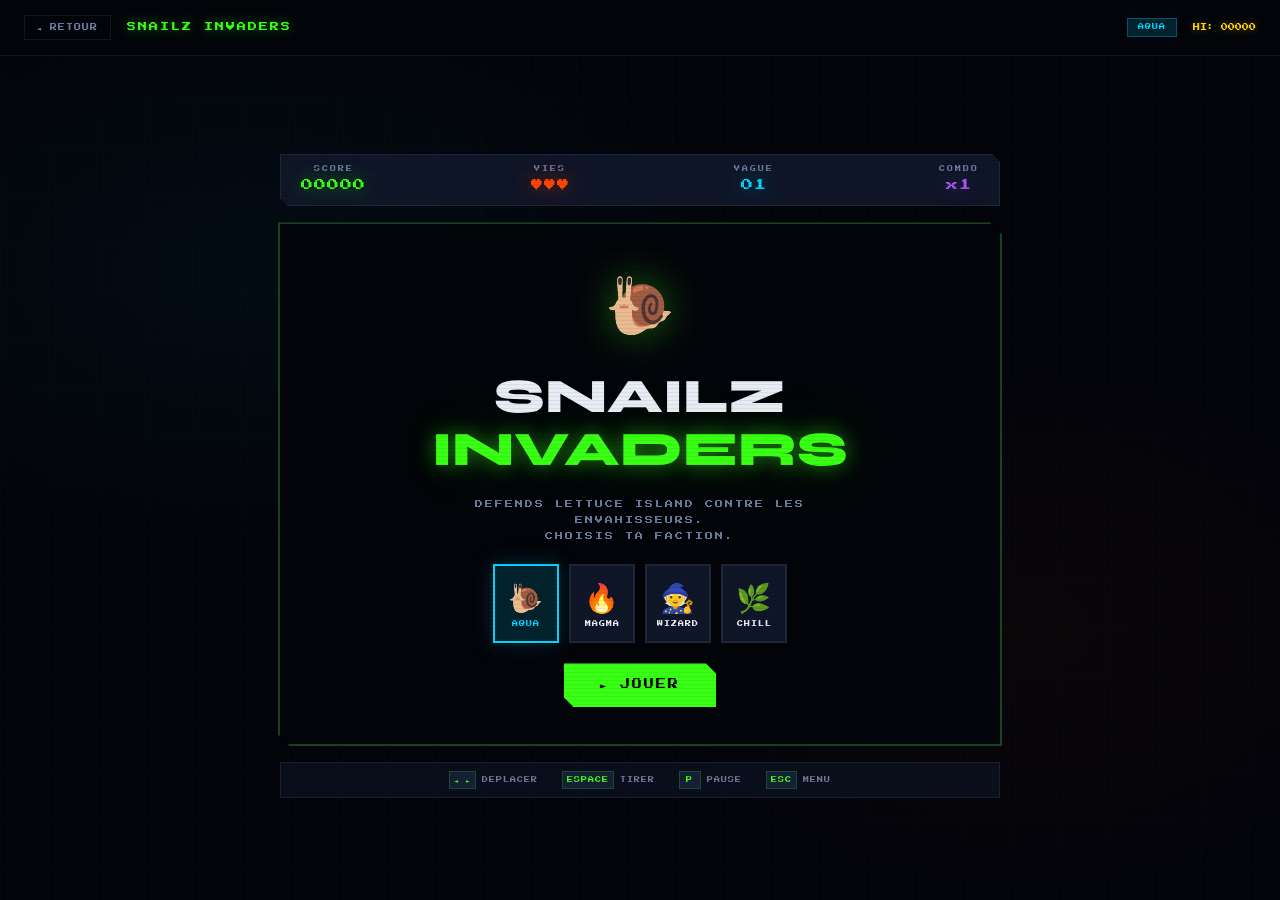
<file: snailz_invaders_1.html>
<!DOCTYPE html>
<html lang="fr">
<head>
<meta charset="UTF-8">
<meta name="viewport" content="width=device-width, initial-scale=1.0">
<title>SNAILZ INVADERS — Lettuce Island Arcade</title>
<link rel="preconnect" href="https://fonts.googleapis.com">
<link href="https://fonts.googleapis.com/css2?family=Press+Start+2P&family=Syne:wght@400;700;800&family=JetBrains+Mono:wght@400;700&display=swap" rel="stylesheet">
<style>
/* ===========================
   VARIABLES & RESET (matching main site)
=========================== */
:root {
  --void: #03040a;
  --deep: #080c18;
  --surface: #0f1628;
  --raised: #162035;
  --aqua: #00d4ff;
  --aqua-dim: rgba(0,212,255,0.15);
  --aqua-glow: 0 0 20px rgba(0,212,255,0.5), 0 0 60px rgba(0,212,255,0.2);
  --magma: #ff4500;
  --magma-dim: rgba(255,69,0,0.15);
  --magma-glow: 0 0 20px rgba(255,69,0,0.5), 0 0 60px rgba(255,69,0,0.2);
  --wizard: #a855f7;
  --wizard-dim: rgba(168,85,247,0.15);
  --wizard-glow: 0 0 20px rgba(168,85,247,0.5), 0 0 60px rgba(168,85,247,0.2);
  --chill: #39ff14;
  --chill-dim: rgba(57,255,20,0.15);
  --chill-glow: 0 0 20px rgba(57,255,20,0.5), 0 0 60px rgba(57,255,20,0.2);
  --gold: #ffd700;
  --white: #e8ecf5;
  --muted: #6b7a9b;
  --border: rgba(255,255,255,0.07);
  --font-pixel: 'Press Start 2P', monospace;
  --font-display: 'Syne', sans-serif;
  --font-mono: 'JetBrains Mono', monospace;
}

*, *::before, *::after { box-sizing: border-box; margin: 0; padding: 0; }
html { overflow-x: hidden; }
body {
  background: var(--void);
  color: var(--white);
  font-family: var(--font-mono);
  overflow-x: hidden;
  line-height: 1.6;
  min-height: 100vh;
  display: flex;
  flex-direction: column;
}

/* Scanlines overlay */
body::before {
  content:''; position:fixed; inset:0; z-index:9990; pointer-events:none;
  background: repeating-linear-gradient(0deg,transparent,transparent 3px,rgba(0,0,0,0.06) 3px,rgba(0,0,0,0.06) 4px);
}

/* ===========================
   ANIMATIONS
=========================== */
@keyframes blink { 0%,100% { opacity:1; } 50% { opacity:0; } }
@keyframes pulse { 0%,100% { opacity:1; } 50% { opacity:0.6; } }
@keyframes flicker { 0%,18%,22%,25%,53%,57%,100% { opacity:1; } 20%,24%,55% { opacity:0.5; } }
@keyframes scan { 0% { transform:translateY(-100%); opacity:0.5; } 100% { transform:translateY(200vh); opacity:0; } }
@keyframes float { 0%,100% { transform:translateY(0); } 50% { transform:translateY(-8px); } }
@keyframes shimmer { 0% { background-position:-200% 0; } 100% { background-position:200% 0; } }
@keyframes slideUp { from { opacity:0; transform:translateY(30px); } to { opacity:1; transform:translateY(0); } }
@keyframes fadeIn { from { opacity:0; } to { opacity:1; } }
@keyframes shake { 0%,100% { transform:translateX(0); } 10%,30%,50%,70%,90% { transform:translateX(-4px); } 20%,40%,60%,80% { transform:translateX(4px); } }
@keyframes explode {
  0% { transform:scale(1); opacity:1; }
  50% { transform:scale(1.8); opacity:0.6; }
  100% { transform:scale(0); opacity:0; }
}
@keyframes waveIn {
  from { opacity:0; transform:translateY(-40px) scale(0.8); }
  to { opacity:1; transform:translateY(0) scale(1); }
}

/* ===========================
   BACKGROUND
=========================== */
.game-bg {
  position: fixed; inset: 0; z-index: 0;
  background:
    radial-gradient(ellipse 60% 50% at 20% 30%, rgba(0,212,255,0.04) 0%, transparent 65%),
    radial-gradient(ellipse 50% 50% at 80% 70%, rgba(255,69,0,0.03) 0%, transparent 60%),
    radial-gradient(ellipse 40% 40% at 50% 50%, rgba(57,255,20,0.03) 0%, transparent 55%),
    var(--void);
}
.game-grid-bg {
  position: fixed; inset: 0; z-index: 0;
  background-image:
    linear-gradient(rgba(57,255,20,0.015) 1px, transparent 1px),
    linear-gradient(90deg, rgba(57,255,20,0.015) 1px, transparent 1px);
  background-size: 48px 48px;
}
.game-scan {
  position: fixed; left:0; right:0; height:1px;
  background: linear-gradient(90deg, transparent 0%, rgba(57,255,20,0.3) 50%, transparent 100%);
  animation: scan 6s linear infinite;
  z-index: 1;
}

/* ===========================
   NAVBAR
=========================== */
.game-nav {
  position: fixed; top: 0; left: 0; right: 0; z-index: 1000;
  height: 56px; display: flex; align-items: center; justify-content: space-between;
  padding: 0 24px;
  background: rgba(3,4,10,0.9);
  backdrop-filter: blur(24px);
  border-bottom: 1px solid var(--border);
}
.nav-left {
  display: flex; align-items: center; gap: 16px;
}
.back-btn {
  font-family: var(--font-pixel); font-size: 7px; letter-spacing: 1px;
  color: var(--muted); text-decoration: none; padding: 6px 12px;
  border: 1px solid var(--border); transition: all 0.2s;
  display: flex; align-items: center; gap: 8px;
}
.back-btn:hover { color: var(--aqua); border-color: rgba(0,212,255,0.3); }
.nav-title {
  font-family: var(--font-pixel); font-size: 9px; letter-spacing: 2px;
  color: var(--chill); text-shadow: 0 0 12px rgba(57,255,20,0.5);
  animation: flicker 8s infinite;
}
.nav-right-info {
  display: flex; align-items: center; gap: 16px;
}
.nav-faction {
  font-family: var(--font-pixel); font-size: 6px; letter-spacing: 1px;
  padding: 4px 10px; border: 1px solid rgba(0,212,255,0.3);
  color: var(--aqua); background: var(--aqua-dim);
}
.nav-hi-score {
  font-family: var(--font-pixel); font-size: 7px; color: var(--gold);
  text-shadow: 0 0 8px rgba(255,215,0,0.4);
}

/* ===========================
   MAIN CONTAINER
=========================== */
.game-wrapper {
  position: relative; z-index: 2;
  flex: 1; display: flex; flex-direction: column;
  align-items: center; justify-content: center;
  padding: 72px 20px 20px;
  gap: 16px;
}

/* ===========================
   HUD (Score bar)
=========================== */
.hud {
  display: flex; align-items: center; justify-content: space-between;
  width: 100%; max-width: 720px;
  padding: 10px 20px;
  background: var(--surface);
  border: 1px solid var(--border);
  clip-path: polygon(0 0,calc(100% - 8px) 0,100% 8px,100% 100%,8px 100%,0 calc(100% - 8px));
}
.hud-block {
  text-align: center;
}
.hud-label {
  font-family: var(--font-pixel); font-size: 6px; letter-spacing: 2px;
  color: var(--muted); margin-bottom: 2px;
}
.hud-val {
  font-family: var(--font-pixel); font-size: 12px; letter-spacing: 1px;
}
.hud-score { color: var(--chill); text-shadow: var(--chill-glow); }
.hud-lives { color: var(--magma); text-shadow: var(--magma-glow); }
.hud-wave { color: var(--aqua); text-shadow: var(--aqua-glow); }
.hud-combo { color: var(--wizard); text-shadow: var(--wizard-glow); }

/* ===========================
   CANVAS FRAME
=========================== */
.canvas-frame {
  position: relative;
  background: var(--surface);
  border: 2px solid rgba(57,255,20,0.2);
  box-shadow: 0 0 60px rgba(57,255,20,0.08), inset 0 0 60px rgba(0,0,0,0.5);
  clip-path: polygon(0 0,calc(100% - 12px) 0,100% 12px,100% 100%,12px 100%,0 calc(100% - 12px));
  overflow: hidden;
}
.canvas-frame::before {
  content:''; position:absolute; inset:0; z-index:2; pointer-events:none;
  background: repeating-linear-gradient(0deg,transparent,transparent 2px,rgba(57,255,20,0.015) 2px,rgba(57,255,20,0.015) 4px);
}
.canvas-frame::after {
  content:''; position:absolute; top:0; left:0; right:0; height:1px; z-index:3;
  background: linear-gradient(90deg, transparent, var(--chill), var(--aqua), transparent);
  opacity: 0.5;
}
#gameCanvas {
  display: block;
  image-rendering: pixelated;
  image-rendering: crisp-edges;
}

/* ===========================
   CONTROLS INFO BAR
=========================== */
.controls-bar {
  display: flex; align-items: center; justify-content: center; gap: 24px;
  width: 100%; max-width: 720px;
  padding: 8px 16px;
  background: rgba(15,22,40,0.6);
  border: 1px solid var(--border);
}
.ctrl-hint {
  font-family: var(--font-pixel); font-size: 6px; letter-spacing: 1px;
  color: var(--muted); display: flex; align-items: center; gap: 6px;
}
.key-badge {
  display: inline-flex; align-items: center; justify-content: center;
  min-width: 22px; height: 18px; padding: 0 4px;
  background: var(--raised);
  border: 1px solid rgba(57,255,20,0.2);
  font-family: var(--font-pixel); font-size: 6px;
  color: var(--chill);
}

/* ===========================
   OVERLAY SCREENS
=========================== */
.overlay {
  position: absolute; inset: 0; z-index: 10;
  display: flex; flex-direction: column;
  align-items: center; justify-content: center;
  background: rgba(3,4,10,0.92);
  backdrop-filter: blur(6px);
  text-align: center;
  gap: 20px;
  padding: 40px;
}
.overlay.hidden { display: none; }

.overlay-title {
  font-family: var(--font-display); font-weight: 800;
  font-size: clamp(28px, 5vw, 48px); line-height: 1.1;
  animation: slideUp 0.6s ease-out;
}
.overlay-title .accent { color: var(--chill); text-shadow: var(--chill-glow); }
.overlay-title .aqua { color: var(--aqua); text-shadow: var(--aqua-glow); }

.overlay-sub {
  font-family: var(--font-pixel); font-size: 8px; letter-spacing: 2px;
  color: var(--muted); max-width: 380px; line-height: 2;
  animation: slideUp 0.6s ease-out 0.1s both;
}

.overlay-art {
  font-size: 56px; animation: float 3s ease-in-out infinite;
  filter: drop-shadow(0 0 20px rgba(57,255,20,0.4));
}

/* Faction selector */
.faction-select {
  display: grid; grid-template-columns: repeat(4, 1fr); gap: 10px;
  animation: slideUp 0.6s ease-out 0.2s both;
}
.faction-btn {
  display: flex; flex-direction: column; align-items: center; gap: 6px;
  padding: 14px 10px;
  background: var(--surface);
  border: 2px solid var(--border);
  color: var(--white);
  cursor: pointer; transition: all 0.2s;
  font-family: var(--font-pixel); font-size: 6px; letter-spacing: 1px;
}
.faction-btn .f-icon { font-size: 28px; transition: transform 0.3s; }
.faction-btn:hover .f-icon { transform: scale(1.2); }
.faction-btn[data-faction="aqua"]:hover,
.faction-btn[data-faction="aqua"].selected {
  border-color: var(--aqua); background: var(--aqua-dim);
  box-shadow: 0 0 20px rgba(0,212,255,0.2); color: var(--aqua);
}
.faction-btn[data-faction="magma"]:hover,
.faction-btn[data-faction="magma"].selected {
  border-color: var(--magma); background: var(--magma-dim);
  box-shadow: 0 0 20px rgba(255,69,0,0.2); color: var(--magma);
}
.faction-btn[data-faction="wizard"]:hover,
.faction-btn[data-faction="wizard"].selected {
  border-color: var(--wizard); background: var(--wizard-dim);
  box-shadow: 0 0 20px rgba(168,85,247,0.2); color: var(--wizard);
}
.faction-btn[data-faction="chill"]:hover,
.faction-btn[data-faction="chill"].selected {
  border-color: var(--chill); background: var(--chill-dim);
  box-shadow: 0 0 20px rgba(57,255,20,0.2); color: var(--chill);
}

.start-game-btn {
  font-family: var(--font-pixel); font-size: 10px; letter-spacing: 2px;
  padding: 16px 36px;
  background: var(--chill); color: var(--void); border: none;
  cursor: pointer; transition: all 0.2s;
  clip-path: polygon(0 0,calc(100% - 10px) 0,100% 10px,100% 100%,10px 100%,0 calc(100% - 10px));
  animation: slideUp 0.6s ease-out 0.3s both;
}
.start-game-btn:hover {
  background: var(--white); transform: translateY(-3px);
  box-shadow: 0 12px 32px rgba(57,255,20,0.35);
}
.start-game-btn:disabled {
  opacity: 0.3; cursor: not-allowed; transform: none;
  box-shadow: none;
}

.blink-text {
  animation: blink 1.2s infinite;
}

/* Game Over */
.go-score {
  font-family: var(--font-display); font-weight: 800;
  font-size: 56px; color: var(--chill);
  text-shadow: var(--chill-glow);
  animation: slideUp 0.5s ease-out 0.15s both;
}
.go-stats {
  display: flex; gap: 24px;
  animation: slideUp 0.5s ease-out 0.25s both;
}
.go-stat {
  text-align: center;
}
.go-stat-val {
  font-family: var(--font-display); font-weight: 700;
  font-size: 22px; color: var(--aqua);
}
.go-stat-lbl {
  font-family: var(--font-pixel); font-size: 6px;
  color: var(--muted); letter-spacing: 1px; margin-top: 2px;
}
.new-record {
  font-family: var(--font-pixel); font-size: 8px;
  color: var(--gold); text-shadow: 0 0 12px rgba(255,215,0,0.5);
  animation: blink 0.8s infinite;
}

/* Pause */
.pause-options {
  display: flex; gap: 12px;
  animation: slideUp 0.4s ease-out 0.1s both;
}
.pause-btn {
  font-family: var(--font-pixel); font-size: 8px; letter-spacing: 1px;
  padding: 12px 20px; cursor: pointer; transition: all 0.2s;
  border: 1px solid var(--border); background: var(--surface); color: var(--white);
}
.pause-btn:hover { border-color: var(--aqua); color: var(--aqua); }
.pause-btn.primary { background: var(--chill); color: var(--void); border-color: var(--chill); }
.pause-btn.primary:hover { background: var(--white); }

/* ===========================
   POWER-UP INDICATOR
=========================== */
.powerup-bar {
  position: absolute; bottom: 8px; left: 50%; transform: translateX(-50%);
  z-index: 5; display: flex; gap: 6px;
}
.pu-icon {
  width: 28px; height: 28px;
  background: var(--surface);
  border: 1px solid var(--border);
  display: flex; align-items: center; justify-content: center;
  font-size: 14px; opacity: 0.3; transition: all 0.3s;
  position: relative;
}
.pu-icon.active {
  opacity: 1; border-color: var(--gold);
  box-shadow: 0 0 12px rgba(255,215,0,0.3);
}
.pu-timer {
  position: absolute; bottom: -2px; left: 0; right: 0; height: 2px;
  background: var(--gold);
  transform-origin: left;
  transition: transform 0.1s linear;
}

/* ===========================
   MOBILE TOUCH CONTROLS
=========================== */
.touch-controls {
  display: none;
  width: 100%; max-width: 720px;
  padding: 12px;
  gap: 12px;
  justify-content: space-between;
  align-items: center;
}
.touch-dpad {
  display: flex; gap: 8px;
}
.touch-btn {
  width: 52px; height: 52px;
  background: var(--surface);
  border: 2px solid rgba(57,255,20,0.25);
  color: var(--chill);
  font-size: 20px;
  display: flex; align-items: center; justify-content: center;
  cursor: pointer;
  -webkit-user-select: none; user-select: none;
  transition: all 0.1s;
}
.touch-btn:active {
  background: var(--chill-dim);
  border-color: var(--chill);
  box-shadow: 0 0 16px rgba(57,255,20,0.3);
}
.touch-fire {
  width: 72px; height: 72px;
  border-radius: 50%;
  background: rgba(255,69,0,0.15);
  border: 2px solid rgba(255,69,0,0.4);
  color: var(--magma);
  font-family: var(--font-pixel); font-size: 8px;
}
.touch-fire:active {
  background: rgba(255,69,0,0.3);
  border-color: var(--magma);
  box-shadow: 0 0 20px rgba(255,69,0,0.4);
}

@media (max-width: 768px) {
  .touch-controls { display: flex; }
  .controls-bar { display: none; }
  #gameCanvas { max-width: 100%; height: auto !important; }
}

@media (max-width: 480px) {
  .hud { padding: 6px 10px; gap: 4px; }
  .hud-val { font-size: 9px; }
  .hud-label { font-size: 5px; }
  .faction-select { grid-template-columns: repeat(2,1fr); }
}
</style>
</head>
<body>

<!-- Background layers -->
<div class="game-bg"></div>
<div class="game-grid-bg"></div>
<div class="game-scan"></div>

<!-- Navigation -->
<nav class="game-nav">
  <div class="nav-left">
    <a href="chilling_snailz_site.html" class="back-btn">◄ RETOUR</a>
    <span class="nav-title">SNAILZ INVADERS</span>
  </div>
  <div class="nav-right-info">
    <span class="nav-faction" id="navFaction">AQUA</span>
    <span class="nav-hi-score">HI: <span id="navHiScore">00000</span></span>
  </div>
</nav>

<!-- Game Wrapper -->
<div class="game-wrapper">

  <!-- HUD -->
  <div class="hud">
    <div class="hud-block">
      <div class="hud-label">SCORE</div>
      <div class="hud-val hud-score" id="hudScore">00000</div>
    </div>
    <div class="hud-block">
      <div class="hud-label">VIES</div>
      <div class="hud-val hud-lives" id="hudLives">♥♥♥</div>
    </div>
    <div class="hud-block">
      <div class="hud-label">VAGUE</div>
      <div class="hud-val hud-wave" id="hudWave">01</div>
    </div>
    <div class="hud-block">
      <div class="hud-label">COMBO</div>
      <div class="hud-val hud-combo" id="hudCombo">x1</div>
    </div>
  </div>

  <!-- Canvas with overlays -->
  <div class="canvas-frame" id="canvasFrame">
    <canvas id="gameCanvas" width="720" height="520"></canvas>

    <!-- START SCREEN -->
    <div class="overlay" id="startScreen">
      <div class="overlay-art">🐌</div>
      <div class="overlay-title">
        SNAILZ<br><span class="accent">INVADERS</span>
      </div>
      <div class="overlay-sub">
        DEFENDS LETTUCE ISLAND CONTRE LES ENVAHISSEURS.<br>CHOISIS TA FACTION.
      </div>
      <div class="faction-select" id="factionSelect">
        <button class="faction-btn selected" data-faction="aqua" onclick="selectFaction('aqua', this)">
          <span class="f-icon">🐌</span>AQUA
        </button>
        <button class="faction-btn" data-faction="magma" onclick="selectFaction('magma', this)">
          <span class="f-icon">🔥</span>MAGMA
        </button>
        <button class="faction-btn" data-faction="wizard" onclick="selectFaction('wizard', this)">
          <span class="f-icon">🧙</span>WIZARD
        </button>
        <button class="faction-btn" data-faction="chill" onclick="selectFaction('chill', this)">
          <span class="f-icon">🌿</span>CHILL
        </button>
      </div>
      <button class="start-game-btn" onclick="startGame()">► JOUER</button>
    </div>

    <!-- PAUSE SCREEN -->
    <div class="overlay hidden" id="pauseScreen">
      <div class="overlay-title"><span class="aqua">PAUSE</span></div>
      <div class="pause-options">
        <button class="pause-btn primary" onclick="resumeGame()">REPRENDRE</button>
        <button class="pause-btn" onclick="quitToMenu()">MENU</button>
      </div>
    </div>

    <!-- GAME OVER SCREEN -->
    <div class="overlay hidden" id="gameOverScreen">
      <div class="overlay-title">GAME<br><span class="accent">OVER</span></div>
      <div class="go-score" id="goScore">0</div>
      <div class="new-record hidden" id="newRecord">★ NOUVEAU RECORD ★</div>
      <div class="go-stats">
        <div class="go-stat">
          <div class="go-stat-val" id="goWave">0</div>
          <div class="go-stat-lbl">VAGUES</div>
        </div>
        <div class="go-stat">
          <div class="go-stat-val" id="goKills">0</div>
          <div class="go-stat-lbl">KILLS</div>
        </div>
        <div class="go-stat">
          <div class="go-stat-val" id="goCombo">0</div>
          <div class="go-stat-lbl">MAX COMBO</div>
        </div>
      </div>
      <button class="start-game-btn" onclick="startGame()">► REJOUER</button>
      <button class="pause-btn" onclick="quitToMenu()" style="animation:slideUp 0.5s ease-out 0.4s both">MENU</button>
    </div>

    <!-- WAVE ANNOUNCEMENT -->
    <div class="overlay hidden" id="waveScreen">
      <div class="overlay-title" style="font-size:22px;color:var(--aqua)">VAGUE</div>
      <div class="go-score" id="waveNum" style="font-size:72px">1</div>
      <div class="overlay-sub" id="waveSubtext">LES ESCARGOTS APPROCHENT...</div>
    </div>
  </div>

  <!-- Controls hint -->
  <div class="controls-bar">
    <div class="ctrl-hint"><span class="key-badge">◄ ►</span> DEPLACER</div>
    <div class="ctrl-hint"><span class="key-badge">ESPACE</span> TIRER</div>
    <div class="ctrl-hint"><span class="key-badge">P</span> PAUSE</div>
    <div class="ctrl-hint"><span class="key-badge">ESC</span> MENU</div>
  </div>

  <!-- Mobile touch controls -->
  <div class="touch-controls" id="touchControls">
    <div class="touch-dpad">
      <button class="touch-btn" id="btnLeft">◄</button>
      <button class="touch-btn" id="btnRight">►</button>
    </div>
    <button class="touch-btn touch-fire" id="btnFire">FIRE</button>
  </div>

</div>

<!-- ═══════════════ GAME ENGINE ═══════════════ -->
<script>
// ===========================================
// SNAILZ INVADERS — Full Game Engine
// ===========================================

const canvas = document.getElementById('gameCanvas');
const ctx = canvas.getContext('2d');

// ── FACTION CONFIG ──
const FACTIONS = {
  aqua:   { color: '#00d4ff', glow: 'rgba(0,212,255,0.5)',  bullet: '#00d4ff', name: 'AQUA',   special: 'FREEZE' },
  magma:  { color: '#ff4500', glow: 'rgba(255,69,0,0.5)',   bullet: '#ff4500', name: 'MAGMA',  special: 'BLAST' },
  wizard: { color: '#a855f7', glow: 'rgba(168,85,247,0.5)', bullet: '#a855f7', name: 'WIZARD', special: 'PIERCE' },
  chill:  { color: '#39ff14', glow: 'rgba(57,255,20,0.5)',  bullet: '#39ff14', name: 'CHILL',  special: 'SHIELD' }
};

// ── GAME STATE ──
let G = {
  state: 'menu', // menu, playing, paused, gameover, waveintro
  faction: 'aqua',
  score: 0,
  lives: 3,
  wave: 1,
  combo: 0,
  maxCombo: 0,
  kills: 0,
  hiScore: parseInt(localStorage.getItem('snailzHiScore') || '0'),
  shakeTimer: 0,
  specialReady: false,
  specialTimer: 0,
  specialCooldown: 0,
  freezeTimer: 0,
};

// ── PIXEL ART SPRITE SYSTEM ──
// Draw snail sprites procedurally at runtime
function drawPixelSnail(x, y, size, color, glow, isPlayer, frame) {
  ctx.save();
  const p = size / 12; // pixel unit

  // Glow
  ctx.shadowColor = glow;
  ctx.shadowBlur = isPlayer ? 16 : 8;

  // Shell
  ctx.fillStyle = color;
  const shellOffY = isPlayer ? 0 : Math.sin(frame * 0.06) * 1.5;

  // Shell body (rounded shape via pixels)
  ctx.fillRect(x + 3*p, y + shellOffY, 6*p, 2*p);
  ctx.fillRect(x + 2*p, y + 2*p + shellOffY, 8*p, 3*p);
  ctx.fillRect(x + 3*p, y + 5*p + shellOffY, 6*p, 2*p);
  ctx.fillRect(x + 4*p, y + 7*p + shellOffY, 4*p, p);

  // Shell spiral (darker)
  ctx.fillStyle = shadeColor(color, -40);
  ctx.fillRect(x + 5*p, y + 2*p + shellOffY, 2*p, p);
  ctx.fillRect(x + 4*p, y + 3*p + shellOffY, p, 2*p);
  ctx.fillRect(x + 5*p, y + 4*p + shellOffY, 2*p, p);

  // Body (slug part)
  ctx.fillStyle = shadeColor(color, 30);
  ctx.shadowBlur = 4;
  ctx.fillRect(x + p, y + 8*p, 10*p, 2*p);
  ctx.fillRect(x, y + 9*p, 12*p, 2*p);

  // Eyes
  ctx.fillStyle = '#ffffff';
  ctx.fillRect(x + 2*p, y + 6*p + shellOffY, 2*p, 2*p);
  ctx.fillRect(x + 7*p, y + 6*p + shellOffY, 2*p, 2*p);
  ctx.fillStyle = '#000000';
  ctx.shadowBlur = 0;
  const eyeBlink = frame % 200 < 6;
  if (!eyeBlink) {
    ctx.fillRect(x + 2.5*p, y + 7*p + shellOffY, p, p);
    ctx.fillRect(x + 7.5*p, y + 7*p + shellOffY, p, p);
  }

  // Antenna (if player)
  if (isPlayer) {
    ctx.strokeStyle = color;
    ctx.lineWidth = 1;
    ctx.beginPath();
    ctx.moveTo(x + 3*p, y + 6*p);
    ctx.lineTo(x + 1.5*p, y + 3*p + Math.sin(frame * 0.1) * 2);
    ctx.stroke();
    ctx.beginPath();
    ctx.moveTo(x + 8*p, y + 6*p);
    ctx.lineTo(x + 9.5*p, y + 3*p + Math.cos(frame * 0.1) * 2);
    ctx.stroke();
    // Antenna tips
    ctx.fillStyle = color;
    ctx.fillRect(x + p, y + 2*p + Math.sin(frame * 0.1) * 2, 1.5*p, 1.5*p);
    ctx.fillRect(x + 9*p, y + 2*p + Math.cos(frame * 0.1) * 2, 1.5*p, 1.5*p);
  }

  ctx.restore();
}

// Enemy snail (inverted — shell on bottom, face forward)
function drawEnemySnail(x, y, size, type, frame) {
  ctx.save();
  const p = size / 12;
  const colors = {
    basic:  { shell: '#8b0000', body: '#cc3333', glow: 'rgba(200,50,50,0.5)' },
    fast:   { shell: '#ff6600', body: '#ff9944', glow: 'rgba(255,120,0,0.5)' },
    tank:   { shell: '#444466', body: '#6666aa', glow: 'rgba(100,100,180,0.5)' },
    boss:   { shell: '#8b008b', body: '#cc44cc', glow: 'rgba(200,0,200,0.6)' },
  };
  const c = colors[type] || colors.basic;
  const wobble = Math.sin(frame * 0.08 + x * 0.1) * 1.5;

  ctx.shadowColor = c.glow;
  ctx.shadowBlur = 8;

  // Body (top part — head facing down)
  ctx.fillStyle = c.body;
  ctx.fillRect(x, y + wobble, 12*p, 2*p);
  ctx.fillRect(x + p, y + 2*p + wobble, 10*p, 2*p);

  // Eyes (menacing — looking down)
  ctx.fillStyle = '#ff0000';
  ctx.shadowColor = 'rgba(255,0,0,0.8)';
  ctx.shadowBlur = 6;
  ctx.fillRect(x + 2*p, y + 2*p + wobble, 2*p, 2*p);
  ctx.fillRect(x + 7*p, y + 2*p + wobble, 2*p, 2*p);
  ctx.fillStyle = '#ffff00';
  ctx.shadowBlur = 0;
  ctx.fillRect(x + 2.5*p, y + 2.5*p + wobble, p, p);
  ctx.fillRect(x + 7.5*p, y + 2.5*p + wobble, p, p);

  // Shell (bottom)
  ctx.shadowColor = c.glow;
  ctx.shadowBlur = 6;
  ctx.fillStyle = c.shell;
  ctx.fillRect(x + 2*p, y + 4*p + wobble, 8*p, 2*p);
  ctx.fillRect(x + 3*p, y + 6*p + wobble, 6*p, 3*p);
  ctx.fillRect(x + 4*p, y + 9*p + wobble, 4*p, 2*p);

  // Shell detail
  ctx.fillStyle = shadeColor(c.shell, 25);
  ctx.fillRect(x + 5*p, y + 5*p + wobble, 2*p, p);
  ctx.fillRect(x + 4*p, y + 6*p + wobble, p, 2*p);
  ctx.fillRect(x + 5*p, y + 7*p + wobble, 2*p, p);

  // Spikes for boss
  if (type === 'boss') {
    ctx.fillStyle = '#ff00ff';
    ctx.fillRect(x - p, y + 4*p + wobble, p, 3*p);
    ctx.fillRect(x + 11*p, y + 4*p + wobble, p, 3*p);
    ctx.fillRect(x + 5*p, y + 10*p + wobble, 2*p, 2*p);
  }

  ctx.restore();
}

function shadeColor(hex, percent) {
  let r = parseInt(hex.slice(1,3),16), g = parseInt(hex.slice(3,5),16), b = parseInt(hex.slice(5,7),16);
  r = Math.min(255, Math.max(0, r + percent));
  g = Math.min(255, Math.max(0, g + percent));
  b = Math.min(255, Math.max(0, b + percent));
  return `rgb(${r},${g},${b})`;
}

// ── ENTITIES ──
let player = { x: 0, y: 0, w: 48, h: 48, speed: 5, cooldown: 0, invincible: 0 };
let bullets = [];
let enemies = [];
let enemyBullets = [];
let particles = [];
let powerups = [];
let stars = [];
let floatingTexts = [];
let frame = 0;

// ── INPUT ──
const keys = {};
window.addEventListener('keydown', e => {
  keys[e.code] = true;
  if (e.code === 'KeyP' && G.state === 'playing') pauseGame();
  else if (e.code === 'KeyP' && G.state === 'paused') resumeGame();
  else if (e.code === 'Escape') {
    if (G.state === 'playing') pauseGame();
    else if (G.state === 'paused') quitToMenu();
  }
  if (['Space','ArrowLeft','ArrowRight','ArrowUp','ArrowDown'].includes(e.code)) e.preventDefault();
});
window.addEventListener('keyup', e => { keys[e.code] = false; });

// Touch controls
function setupTouch() {
  const btnL = document.getElementById('btnLeft');
  const btnR = document.getElementById('btnRight');
  const btnF = document.getElementById('btnFire');

  function addTouchListeners(el, keyCode) {
    el.addEventListener('touchstart', e => { e.preventDefault(); keys[keyCode] = true; }, { passive: false });
    el.addEventListener('touchend', e => { e.preventDefault(); keys[keyCode] = false; }, { passive: false });
    el.addEventListener('touchcancel', e => { keys[keyCode] = false; });
  }
  addTouchListeners(btnL, 'ArrowLeft');
  addTouchListeners(btnR, 'ArrowRight');
  addTouchListeners(btnF, 'Space');
}
setupTouch();

// ── STARFIELD ──
function initStars() {
  stars = [];
  for (let i = 0; i < 80; i++) {
    stars.push({
      x: Math.random() * canvas.width,
      y: Math.random() * canvas.height,
      size: Math.random() * 2 + 0.5,
      speed: Math.random() * 0.5 + 0.1,
      brightness: Math.random() * 0.5 + 0.3
    });
  }
}
initStars();

function updateStars() {
  stars.forEach(s => {
    s.y += s.speed;
    if (s.y > canvas.height) { s.y = 0; s.x = Math.random() * canvas.width; }
  });
}

function drawStars() {
  stars.forEach(s => {
    const flick = Math.sin(frame * 0.05 + s.x) * 0.15;
    ctx.fillStyle = `rgba(200,220,255,${s.brightness + flick})`;
    ctx.fillRect(Math.floor(s.x), Math.floor(s.y), s.size, s.size);
  });
}

// ── WAVE GENERATION ──
function spawnWave(waveNum) {
  enemies = [];
  const rows = Math.min(3 + Math.floor(waveNum / 3), 6);
  const cols = Math.min(6 + Math.floor(waveNum / 2), 10);
  const size = 36;
  const padding = 10;
  const totalW = cols * (size + padding);
  const startX = (canvas.width - totalW) / 2;

  for (let r = 0; r < rows; r++) {
    for (let c = 0; c < cols; c++) {
      let type = 'basic';
      if (r === 0 && waveNum >= 3) type = 'tank';
      if (r === 0 && c === Math.floor(cols/2) && waveNum >= 5 && waveNum % 5 === 0) type = 'boss';
      if (r >= rows - 1 && waveNum >= 2) type = 'fast';

      const hp = type === 'boss' ? 8 + waveNum : type === 'tank' ? 3 : type === 'fast' ? 1 : 2;
      const pts = type === 'boss' ? 500 : type === 'tank' ? 150 : type === 'fast' ? 75 : 100;

      enemies.push({
        x: startX + c * (size + padding),
        y: -60 - r * (size + padding),  // start above screen
        targetY: 40 + r * (size + padding),
        w: size, h: size,
        type, hp, maxHp: hp, pts,
        alive: true,
        shootTimer: Math.random() * 200 + 100,
        entering: true,
        enterDelay: (r * cols + c) * 3,
        enterFrame: 0,
      });
    }
  }
}

// ── SPAWN POWERUP ──
function spawnPowerup(x, y) {
  if (Math.random() > 0.15) return;
  const types = ['rapid', 'shield', 'bomb', 'multi'];
  const type = types[Math.floor(Math.random() * types.length)];
  const icons = { rapid: '⚡', shield: '🛡️', bomb: '💣', multi: '✦' };
  const colors = { rapid: '#ffd700', shield: '#39ff14', bomb: '#ff4500', multi: '#a855f7' };
  powerups.push({ x, y, w: 20, h: 20, type, icon: icons[type], color: colors[type], vy: 1.5 });
}

// ── PARTICLES ──
function spawnExplosion(x, y, color, count) {
  for (let i = 0; i < count; i++) {
    const angle = (Math.PI * 2 / count) * i + Math.random() * 0.5;
    const speed = Math.random() * 3 + 1;
    particles.push({
      x, y,
      vx: Math.cos(angle) * speed,
      vy: Math.sin(angle) * speed,
      life: 30 + Math.random() * 20,
      maxLife: 50,
      size: Math.random() * 4 + 2,
      color,
    });
  }
}

function spawnFloatingText(x, y, text, color) {
  floatingTexts.push({ x, y, text, color, life: 40, vy: -1.5 });
}

// ── FACTION SELECT ──
function selectFaction(faction, btn) {
  G.faction = faction;
  document.querySelectorAll('.faction-btn').forEach(b => b.classList.remove('selected'));
  btn.classList.add('selected');
  document.getElementById('navFaction').textContent = FACTIONS[faction].name;
  document.getElementById('navFaction').style.color = FACTIONS[faction].color;
  document.getElementById('navFaction').style.borderColor = FACTIONS[faction].color;
}

// ── GAME FLOW ──
function startGame() {
  G.state = 'waveintro';
  G.score = 0;
  G.lives = 3;
  G.wave = 1;
  G.combo = 0;
  G.maxCombo = 0;
  G.kills = 0;
  G.freezeTimer = 0;
  G.specialCooldown = 0;
  bullets = [];
  enemyBullets = [];
  particles = [];
  powerups = [];
  floatingTexts = [];

  player.x = canvas.width / 2 - player.w / 2;
  player.y = canvas.height - 60;
  player.invincible = 0;
  player.cooldown = 0;
  player.rapidFire = 0;
  player.multiShot = 0;
  player.shieldActive = 0;

  updateHUD();
  showScreen('waveScreen');
  showWaveIntro(1);
}

function showWaveIntro(waveNum) {
  document.getElementById('waveNum').textContent = waveNum;
  const subs = [
    'LES ESCARGOTS APPROCHENT...',
    'ILS SONT PLUS FORTS CETTE FOIS !',
    'ATTENTION AUX TANKS !',
    'LA HORDE S\'INTENSIFIE !',
    'LE BOSS APPROCHE...',
  ];
  document.getElementById('waveSubtext').textContent = subs[Math.min(waveNum - 1, subs.length - 1)];

  setTimeout(() => {
    hideAllScreens();
    G.state = 'playing';
    spawnWave(waveNum);
  }, 1800);
}

function pauseGame() {
  G.state = 'paused';
  showScreen('pauseScreen');
}

function resumeGame() {
  G.state = 'playing';
  hideAllScreens();
  requestAnimationFrame(gameLoop);
}

function gameOver() {
  G.state = 'gameover';
  if (G.score > G.hiScore) {
    G.hiScore = G.score;
    localStorage.setItem('snailzHiScore', G.hiScore);
    document.getElementById('newRecord').classList.remove('hidden');
  } else {
    document.getElementById('newRecord').classList.add('hidden');
  }
  document.getElementById('navHiScore').textContent = String(G.hiScore).padStart(5, '0');
  document.getElementById('goScore').textContent = G.score;
  document.getElementById('goWave').textContent = G.wave;
  document.getElementById('goKills').textContent = G.kills;
  document.getElementById('goCombo').textContent = G.maxCombo;
  showScreen('gameOverScreen');
}

function quitToMenu() {
  G.state = 'menu';
  showScreen('startScreen');
}

function showScreen(id) {
  hideAllScreens();
  document.getElementById(id).classList.remove('hidden');
}

function hideAllScreens() {
  document.querySelectorAll('.overlay').forEach(o => o.classList.add('hidden'));
}

// ── HUD UPDATE ──
function updateHUD() {
  document.getElementById('hudScore').textContent = String(G.score).padStart(5, '0');
  const hearts = '♥'.repeat(Math.max(0, G.lives)) + '♡'.repeat(Math.max(0, 3 - G.lives));
  document.getElementById('hudLives').textContent = hearts;
  document.getElementById('hudWave').textContent = String(G.wave).padStart(2, '0');
  document.getElementById('hudCombo').textContent = 'x' + G.combo;
}

// ── UPDATE LOGIC ──
function update() {
  if (G.state !== 'playing') return;
  frame++;

  // Freeze effect
  const speedMult = G.freezeTimer > 0 ? 0.3 : 1;
  if (G.freezeTimer > 0) G.freezeTimer--;

  // Player movement
  if (keys['ArrowLeft'] || keys['KeyA']) player.x -= player.speed;
  if (keys['ArrowRight'] || keys['KeyD']) player.x += player.speed;
  player.x = Math.max(0, Math.min(canvas.width - player.w, player.x));

  // Timers
  if (player.cooldown > 0) player.cooldown--;
  if (player.invincible > 0) player.invincible--;
  if (player.rapidFire > 0) player.rapidFire--;
  if (player.multiShot > 0) player.multiShot--;
  if (player.shieldActive > 0) player.shieldActive--;
  if (G.specialCooldown > 0) G.specialCooldown--;

  // Shooting
  const fireRate = player.rapidFire > 0 ? 5 : 12;
  if ((keys['Space'] || keys['ArrowUp'] || keys['KeyW']) && player.cooldown <= 0) {
    const fc = FACTIONS[G.faction];
    bullets.push({
      x: player.x + player.w / 2 - 2,
      y: player.y - 4,
      w: 4, h: 10, vy: -8,
      color: fc.bullet,
      glow: fc.glow,
      pierce: G.faction === 'wizard' ? 1 : 0,
    });
    if (player.multiShot > 0) {
      bullets.push({ x: player.x + 4, y: player.y, w: 3, h: 8, vy: -7, vx: -1.5, color: fc.bullet, glow: fc.glow, pierce: 0 });
      bullets.push({ x: player.x + player.w - 7, y: player.y, w: 3, h: 8, vy: -7, vx: 1.5, color: fc.bullet, glow: fc.glow, pierce: 0 });
    }
    player.cooldown = fireRate;
  }

  // Special ability (Shift key)
  if ((keys['ShiftLeft'] || keys['ShiftRight']) && G.specialCooldown <= 0) {
    activateSpecial();
    G.specialCooldown = 600; // 10 seconds
  }

  // Update bullets
  bullets = bullets.filter(b => {
    b.y += b.vy;
    if (b.vx) b.x += b.vx;
    return b.y > -20 && b.x > -20 && b.x < canvas.width + 20;
  });

  // Update enemies
  let allEntered = true;
  const aliveEnemies = enemies.filter(e => e.alive);

  aliveEnemies.forEach(e => {
    // Entry animation
    if (e.entering) {
      e.enterFrame++;
      if (e.enterFrame > e.enterDelay) {
        e.y += (e.targetY - e.y) * 0.08;
        if (Math.abs(e.y - e.targetY) < 1) {
          e.y = e.targetY;
          e.entering = false;
        }
      }
      allEntered = false;
      return;
    }

    // Horizontal movement
    e.x += (Math.sin(frame * 0.015 + e.targetY * 0.1) * 1.2) * speedMult;

    // Slow descent
    e.y += 0.03 * G.wave * speedMult;

    // Shooting
    e.shootTimer -= speedMult;
    if (e.shootTimer <= 0) {
      e.shootTimer = Math.max(60, 200 - G.wave * 15) + Math.random() * 100;
      if (Math.random() < 0.3 + G.wave * 0.03) {
        enemyBullets.push({
          x: e.x + e.w / 2 - 2, y: e.y + e.h,
          w: 4, h: 6, vy: 2.5 + G.wave * 0.2,
          color: '#ff3333'
        });
      }
    }

    // Reached bottom
    if (e.y > canvas.height - 80) {
      G.lives--;
      G.shakeTimer = 15;
      e.alive = false;
      spawnExplosion(e.x + e.w/2, e.y + e.h/2, '#ff0000', 8);
      updateHUD();
      if (G.lives <= 0) gameOver();
    }
  });

  // Enemy bullets
  enemyBullets = enemyBullets.filter(b => {
    b.y += b.vy * speedMult;
    return b.y < canvas.height + 20;
  });

  // Collision: player bullets → enemies
  bullets.forEach((b, bi) => {
    aliveEnemies.forEach(e => {
      if (!e.alive || e.entering) return;
      if (b.x < e.x + e.w && b.x + b.w > e.x && b.y < e.y + e.h && b.y + b.h > e.y) {
        e.hp--;
        if (b.pierce <= 0) bullets[bi] = null;
        else b.pierce--;

        if (e.hp <= 0) {
          e.alive = false;
          G.score += e.pts * (1 + Math.floor(G.combo / 5));
          G.combo++;
          G.kills++;
          if (G.combo > G.maxCombo) G.maxCombo = G.combo;
          spawnExplosion(e.x + e.w/2, e.y + e.h/2, FACTIONS[G.faction].color, 12);
          spawnFloatingText(e.x + e.w/2, e.y, '+' + (e.pts * (1 + Math.floor(G.combo / 5))), FACTIONS[G.faction].color);
          spawnPowerup(e.x + e.w/2, e.y + e.h/2);
          updateHUD();
        } else {
          spawnExplosion(b.x, b.y, '#ffffff', 4);
        }
      }
    });
  });
  bullets = bullets.filter(b => b !== null);

  // Collision: enemy bullets → player
  if (player.invincible <= 0) {
    enemyBullets.forEach((b, bi) => {
      if (b.x < player.x + player.w && b.x + b.w > player.x && b.y < player.y + player.h && b.y + b.h > player.y) {
        if (player.shieldActive > 0) {
          player.shieldActive = 0;
          spawnExplosion(player.x + player.w/2, player.y, '#39ff14', 8);
          enemyBullets[bi] = null;
        } else {
          G.lives--;
          G.combo = 0;
          G.shakeTimer = 20;
          player.invincible = 120;
          spawnExplosion(player.x + player.w/2, player.y + player.h/2, '#ff0000', 16);
          updateHUD();
          if (G.lives <= 0) gameOver();
          enemyBullets[bi] = null;
        }
      }
    });
    enemyBullets = enemyBullets.filter(b => b !== null);
  }

  // Collision: powerups → player
  powerups = powerups.filter(p => {
    p.y += p.vy;
    if (p.x - 10 < player.x + player.w && p.x + p.w + 10 > player.x && p.y < player.y + player.h && p.y + p.h > player.y) {
      applyPowerup(p.type);
      spawnFloatingText(p.x, p.y, p.type.toUpperCase() + '!', p.color);
      spawnExplosion(p.x, p.y, p.color, 6);
      return false;
    }
    return p.y < canvas.height + 20;
  });

  // Particles
  particles = particles.filter(p => {
    p.x += p.vx;
    p.y += p.vy;
    p.vy += 0.05;
    p.life--;
    return p.life > 0;
  });

  // Floating texts
  floatingTexts = floatingTexts.filter(f => {
    f.y += f.vy;
    f.life--;
    return f.life > 0;
  });

  // Screen shake decay
  if (G.shakeTimer > 0) G.shakeTimer--;

  // Wave complete?
  if (aliveEnemies.filter(e => e.alive).length === 0 && !enemies.some(e => e.entering)) {
    G.wave++;
    G.state = 'waveintro';
    showScreen('waveScreen');
    showWaveIntro(G.wave);
  }

  updateStars();
}

// ── SPECIAL ABILITIES ──
function activateSpecial() {
  const fc = G.faction;
  switch(fc) {
    case 'aqua': // Freeze all enemies
      G.freezeTimer = 180;
      spawnFloatingText(canvas.width/2, canvas.height/2, 'FREEZE!', '#00d4ff');
      break;
    case 'magma': // Explosion — damage all enemies
      enemies.filter(e => e.alive).forEach(e => {
        e.hp -= 2;
        if (e.hp <= 0) {
          e.alive = false;
          G.score += e.pts;
          G.kills++;
          spawnExplosion(e.x + e.w/2, e.y + e.h/2, '#ff4500', 8);
        }
      });
      spawnFloatingText(canvas.width/2, canvas.height/2, 'BLAST!', '#ff4500');
      G.shakeTimer = 25;
      break;
    case 'wizard': // All bullets become piercing for a while
      bullets.forEach(b => b.pierce = 5);
      spawnFloatingText(canvas.width/2, canvas.height/2, 'PIERCE!', '#a855f7');
      break;
    case 'chill': // Shield
      player.shieldActive = 300;
      spawnFloatingText(canvas.width/2, canvas.height/2, 'SHIELD!', '#39ff14');
      break;
  }
}

function applyPowerup(type) {
  switch(type) {
    case 'rapid': player.rapidFire = 300; break;
    case 'shield': player.shieldActive = 300; break;
    case 'bomb':
      enemies.filter(e => e.alive && !e.entering).forEach(e => {
        e.hp -= 3;
        if (e.hp <= 0) {
          e.alive = false;
          G.score += e.pts;
          G.kills++;
          spawnExplosion(e.x + e.w/2, e.y + e.h/2, '#ff4500', 10);
        }
      });
      G.shakeTimer = 20;
      break;
    case 'multi': player.multiShot = 300; break;
  }
  updateHUD();
}

// ── RENDER ──
function draw() {
  ctx.clearRect(0, 0, canvas.width, canvas.height);

  // Apply screen shake
  if (G.shakeTimer > 0) {
    ctx.save();
    ctx.translate(
      (Math.random() - 0.5) * G.shakeTimer * 0.8,
      (Math.random() - 0.5) * G.shakeTimer * 0.8
    );
  }

  // Background
  ctx.fillStyle = '#03040a';
  ctx.fillRect(0, 0, canvas.width, canvas.height);

  // Stars
  drawStars();

  // Freeze overlay
  if (G.freezeTimer > 0) {
    ctx.fillStyle = `rgba(0,212,255,${0.05 + Math.sin(frame * 0.1) * 0.02})`;
    ctx.fillRect(0, 0, canvas.width, canvas.height);
  }

  // Powerups
  powerups.forEach(p => {
    ctx.save();
    ctx.shadowColor = p.color;
    ctx.shadowBlur = 12;
    ctx.font = '16px serif';
    ctx.textAlign = 'center';
    ctx.fillText(p.icon, p.x + 10, p.y + 16);
    ctx.restore();
  });

  // Enemy bullets
  enemyBullets.forEach(b => {
    ctx.save();
    ctx.shadowColor = 'rgba(255,0,0,0.8)';
    ctx.shadowBlur = 8;
    ctx.fillStyle = b.color;
    ctx.fillRect(b.x, b.y, b.w, b.h);
    // Trail
    ctx.fillStyle = 'rgba(255,50,50,0.3)';
    ctx.fillRect(b.x + 1, b.y - 4, 2, 4);
    ctx.restore();
  });

  // Enemies
  enemies.filter(e => e.alive).forEach(e => {
    drawEnemySnail(e.x, e.y, e.w, e.type, frame);

    // HP bar for tanks/bosses
    if (e.maxHp > 2 && e.hp < e.maxHp) {
      ctx.fillStyle = 'rgba(255,255,255,0.15)';
      ctx.fillRect(e.x, e.y - 6, e.w, 3);
      ctx.fillStyle = e.type === 'boss' ? '#ff00ff' : '#ff6666';
      ctx.fillRect(e.x, e.y - 6, e.w * (e.hp / e.maxHp), 3);
    }
  });

  // Player bullets
  bullets.forEach(b => {
    ctx.save();
    ctx.shadowColor = b.glow;
    ctx.shadowBlur = 10;
    ctx.fillStyle = b.color;
    ctx.fillRect(b.x, b.y, b.w, b.h);
    // Trail
    ctx.fillStyle = b.glow;
    ctx.globalAlpha = 0.3;
    ctx.fillRect(b.x + 1, b.y + b.h, 2, 8);
    ctx.globalAlpha = 1;
    ctx.restore();
  });

  // Player
  if (G.state === 'playing' || G.state === 'paused') {
    if (player.invincible <= 0 || frame % 6 < 3) {
      const fc = FACTIONS[G.faction];
      drawPixelSnail(player.x, player.y, player.w, fc.color, fc.glow, true, frame);

      // Shield visual
      if (player.shieldActive > 0) {
        ctx.save();
        ctx.strokeStyle = player.shieldActive < 60 ? `rgba(57,255,20,${0.3 + Math.sin(frame * 0.3) * 0.3})` : 'rgba(57,255,20,0.5)';
        ctx.lineWidth = 2;
        ctx.shadowColor = 'rgba(57,255,20,0.5)';
        ctx.shadowBlur = 12;
        ctx.beginPath();
        ctx.arc(player.x + player.w/2, player.y + player.h/2, player.w * 0.7, 0, Math.PI * 2);
        ctx.stroke();
        ctx.restore();
      }
    }
  }

  // Particles
  particles.forEach(p => {
    ctx.save();
    ctx.globalAlpha = p.life / p.maxLife;
    ctx.fillStyle = p.color;
    ctx.shadowColor = p.color;
    ctx.shadowBlur = 4;
    ctx.fillRect(p.x, p.y, p.size, p.size);
    ctx.restore();
  });

  // Floating texts
  floatingTexts.forEach(f => {
    ctx.save();
    ctx.globalAlpha = f.life / 40;
    ctx.font = '10px "Press Start 2P"';
    ctx.fillStyle = f.color;
    ctx.shadowColor = f.color;
    ctx.shadowBlur = 8;
    ctx.textAlign = 'center';
    ctx.fillText(f.text, f.x, f.y);
    ctx.restore();
  });

  // Special cooldown indicator
  if (G.state === 'playing' && G.specialCooldown > 0) {
    const pct = 1 - G.specialCooldown / 600;
    ctx.fillStyle = 'rgba(255,255,255,0.1)';
    ctx.fillRect(10, canvas.height - 14, 80, 6);
    ctx.fillStyle = FACTIONS[G.faction].color;
    ctx.fillRect(10, canvas.height - 14, 80 * pct, 6);
    ctx.font = '6px "Press Start 2P"';
    ctx.fillStyle = 'rgba(255,255,255,0.4)';
    ctx.textAlign = 'left';
    ctx.fillText('SPECIAL [SHIFT]', 10, canvas.height - 18);
  } else if (G.state === 'playing') {
    ctx.font = '6px "Press Start 2P"';
    ctx.fillStyle = FACTIONS[G.faction].color;
    ctx.shadowColor = FACTIONS[G.faction].glow;
    ctx.shadowBlur = 6;
    ctx.textAlign = 'left';
    ctx.fillText('▶ SPECIAL READY [SHIFT]', 10, canvas.height - 14);
    ctx.shadowBlur = 0;
  }

  if (G.shakeTimer > 0) ctx.restore();
}

// ── GAME LOOP ──
function gameLoop() {
  update();
  draw();
  if (G.state !== 'gameover' && G.state !== 'menu') {
    requestAnimationFrame(gameLoop);
  } else if (G.state === 'gameover' || G.state === 'menu') {
    // Keep drawing stars for ambient background
    drawMenuBg();
  }
}

function drawMenuBg() {
  updateStars();
  ctx.clearRect(0, 0, canvas.width, canvas.height);
  ctx.fillStyle = '#03040a';
  ctx.fillRect(0, 0, canvas.width, canvas.height);
  drawStars();
  requestAnimationFrame(drawMenuBg);
}

// ── INIT ──
document.getElementById('navHiScore').textContent = String(G.hiScore).padStart(5, '0');

// Responsive canvas
function resizeCanvas() {
  const frame = document.getElementById('canvasFrame');
  const maxW = Math.min(720, window.innerWidth - 40);
  const ratio = 520 / 720;
  canvas.style.width = maxW + 'px';
  canvas.style.height = (maxW * ratio) + 'px';
}
window.addEventListener('resize', resizeCanvas);
resizeCanvas();

// Start ambient loop
drawMenuBg();
</script>
</body>
</html>
</file>
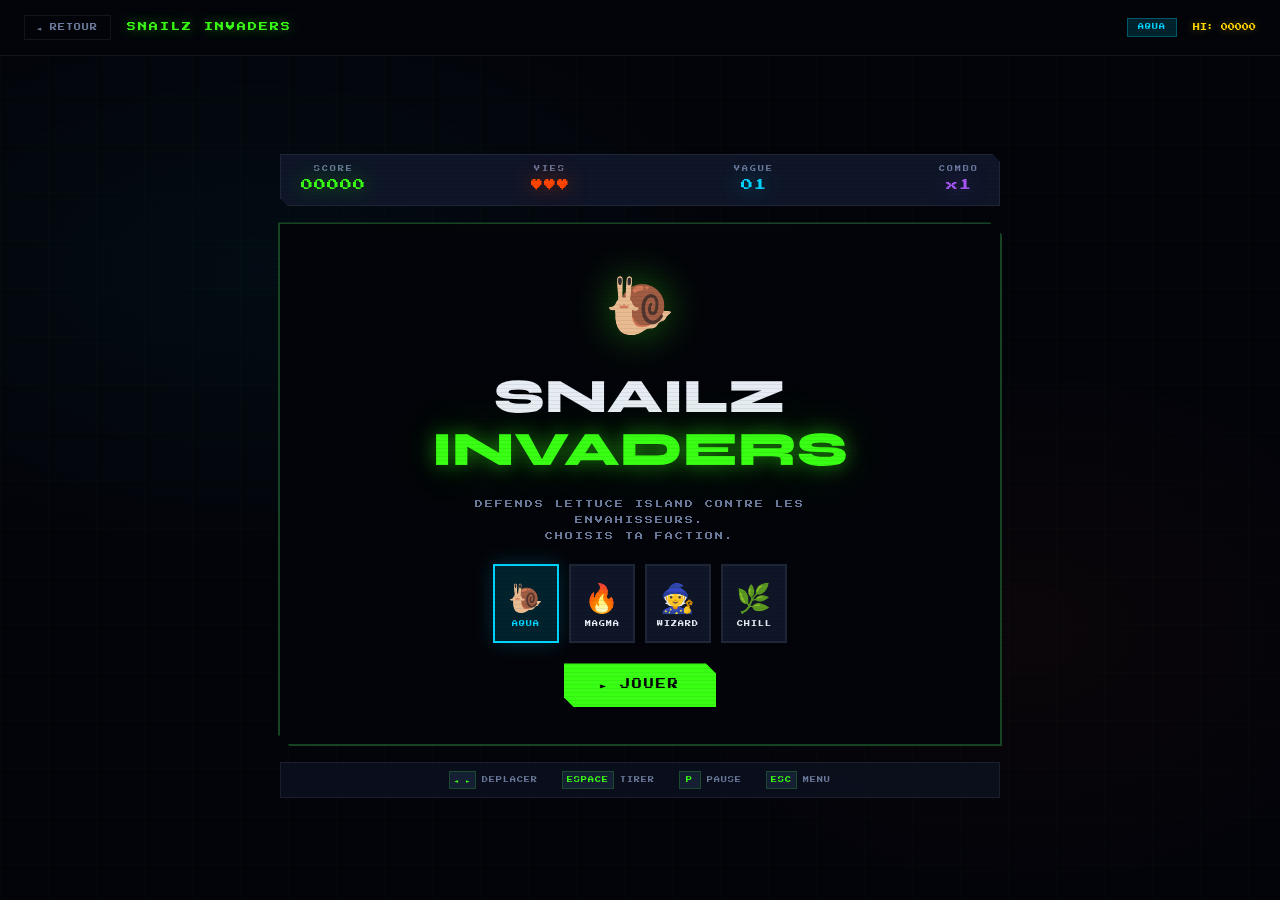
<file: apps/core/static/core/invaders.html>
<!DOCTYPE html>
<html lang="fr">
<head>
<meta charset="UTF-8">
<meta name="viewport" content="width=device-width, initial-scale=1.0">
<title>SNAILZ INVADERS — Lettuce Island Arcade</title>
<link rel="preconnect" href="https://fonts.googleapis.com">
<link href="https://fonts.googleapis.com/css2?family=Press+Start+2P&family=Syne:wght@400;700;800&family=JetBrains+Mono:wght@400;700&display=swap" rel="stylesheet">
<style>
/* ===========================
   VARIABLES & RESET (matching main site)
=========================== */
:root {
  --void: #03040a;
  --deep: #080c18;
  --surface: #0f1628;
  --raised: #162035;
  --aqua: #00d4ff;
  --aqua-dim: rgba(0,212,255,0.15);
  --aqua-glow: 0 0 20px rgba(0,212,255,0.5), 0 0 60px rgba(0,212,255,0.2);
  --magma: #ff4500;
  --magma-dim: rgba(255,69,0,0.15);
  --magma-glow: 0 0 20px rgba(255,69,0,0.5), 0 0 60px rgba(255,69,0,0.2);
  --wizard: #a855f7;
  --wizard-dim: rgba(168,85,247,0.15);
  --wizard-glow: 0 0 20px rgba(168,85,247,0.5), 0 0 60px rgba(168,85,247,0.2);
  --chill: #39ff14;
  --chill-dim: rgba(57,255,20,0.15);
  --chill-glow: 0 0 20px rgba(57,255,20,0.5), 0 0 60px rgba(57,255,20,0.2);
  --gold: #ffd700;
  --white: #e8ecf5;
  --muted: #6b7a9b;
  --border: rgba(255,255,255,0.07);
  --font-pixel: 'Press Start 2P', monospace;
  --font-display: 'Syne', sans-serif;
  --font-mono: 'JetBrains Mono', monospace;
}

*, *::before, *::after { box-sizing: border-box; margin: 0; padding: 0; }
html { overflow-x: hidden; }
body {
  background: var(--void);
  color: var(--white);
  font-family: var(--font-mono);
  overflow-x: hidden;
  line-height: 1.6;
  min-height: 100vh;
  display: flex;
  flex-direction: column;
}

/* Scanlines overlay */
body::before {
  content:''; position:fixed; inset:0; z-index:9990; pointer-events:none;
  background: repeating-linear-gradient(0deg,transparent,transparent 3px,rgba(0,0,0,0.06) 3px,rgba(0,0,0,0.06) 4px);
}

/* ===========================
   ANIMATIONS
=========================== */
@keyframes blink { 0%,100% { opacity:1; } 50% { opacity:0; } }
@keyframes pulse { 0%,100% { opacity:1; } 50% { opacity:0.6; } }
@keyframes flicker { 0%,18%,22%,25%,53%,57%,100% { opacity:1; } 20%,24%,55% { opacity:0.5; } }
@keyframes scan { 0% { transform:translateY(-100%); opacity:0.5; } 100% { transform:translateY(200vh); opacity:0; } }
@keyframes float { 0%,100% { transform:translateY(0); } 50% { transform:translateY(-8px); } }
@keyframes shimmer { 0% { background-position:-200% 0; } 100% { background-position:200% 0; } }
@keyframes slideUp { from { opacity:0; transform:translateY(30px); } to { opacity:1; transform:translateY(0); } }
@keyframes fadeIn { from { opacity:0; } to { opacity:1; } }
@keyframes shake { 0%,100% { transform:translateX(0); } 10%,30%,50%,70%,90% { transform:translateX(-4px); } 20%,40%,60%,80% { transform:translateX(4px); } }
@keyframes explode {
  0% { transform:scale(1); opacity:1; }
  50% { transform:scale(1.8); opacity:0.6; }
  100% { transform:scale(0); opacity:0; }
}
@keyframes waveIn {
  from { opacity:0; transform:translateY(-40px) scale(0.8); }
  to { opacity:1; transform:translateY(0) scale(1); }
}

/* ===========================
   BACKGROUND
=========================== */
.game-bg {
  position: fixed; inset: 0; z-index: 0;
  background:
    radial-gradient(ellipse 60% 50% at 20% 30%, rgba(0,212,255,0.04) 0%, transparent 65%),
    radial-gradient(ellipse 50% 50% at 80% 70%, rgba(255,69,0,0.03) 0%, transparent 60%),
    radial-gradient(ellipse 40% 40% at 50% 50%, rgba(57,255,20,0.03) 0%, transparent 55%),
    var(--void);
}
.game-grid-bg {
  position: fixed; inset: 0; z-index: 0;
  background-image:
    linear-gradient(rgba(57,255,20,0.015) 1px, transparent 1px),
    linear-gradient(90deg, rgba(57,255,20,0.015) 1px, transparent 1px);
  background-size: 48px 48px;
}
.game-scan {
  position: fixed; left:0; right:0; height:1px;
  background: linear-gradient(90deg, transparent 0%, rgba(57,255,20,0.3) 50%, transparent 100%);
  animation: scan 6s linear infinite;
  z-index: 1;
}

/* ===========================
   NAVBAR
=========================== */
.game-nav {
  position: fixed; top: 0; left: 0; right: 0; z-index: 1000;
  height: 56px; display: flex; align-items: center; justify-content: space-between;
  padding: 0 24px;
  background: rgba(3,4,10,0.9);
  backdrop-filter: blur(24px);
  border-bottom: 1px solid var(--border);
}
.nav-left {
  display: flex; align-items: center; gap: 16px;
}
.back-btn {
  font-family: var(--font-pixel); font-size: 7px; letter-spacing: 1px;
  color: var(--muted); text-decoration: none; padding: 6px 12px;
  border: 1px solid var(--border); transition: all 0.2s;
  display: flex; align-items: center; gap: 8px;
}
.back-btn:hover { color: var(--aqua); border-color: rgba(0,212,255,0.3); }
.nav-title {
  font-family: var(--font-pixel); font-size: 9px; letter-spacing: 2px;
  color: var(--chill); text-shadow: 0 0 12px rgba(57,255,20,0.5);
  animation: flicker 8s infinite;
}
.nav-right-info {
  display: flex; align-items: center; gap: 16px;
}
.nav-faction {
  font-family: var(--font-pixel); font-size: 6px; letter-spacing: 1px;
  padding: 4px 10px; border: 1px solid rgba(0,212,255,0.3);
  color: var(--aqua); background: var(--aqua-dim);
}
.nav-hi-score {
  font-family: var(--font-pixel); font-size: 7px; color: var(--gold);
  text-shadow: 0 0 8px rgba(255,215,0,0.4);
}

/* ===========================
   MAIN CONTAINER
=========================== */
.game-wrapper {
  position: relative; z-index: 2;
  flex: 1; display: flex; flex-direction: column;
  align-items: center; justify-content: center;
  padding: 72px 20px 20px;
  gap: 16px;
}

/* ===========================
   HUD (Score bar)
=========================== */
.hud {
  display: flex; align-items: center; justify-content: space-between;
  width: 100%; max-width: 720px;
  padding: 10px 20px;
  background: var(--surface);
  border: 1px solid var(--border);
  clip-path: polygon(0 0,calc(100% - 8px) 0,100% 8px,100% 100%,8px 100%,0 calc(100% - 8px));
}
.hud-block {
  text-align: center;
}
.hud-label {
  font-family: var(--font-pixel); font-size: 6px; letter-spacing: 2px;
  color: var(--muted); margin-bottom: 2px;
}
.hud-val {
  font-family: var(--font-pixel); font-size: 12px; letter-spacing: 1px;
}
.hud-score { color: var(--chill); text-shadow: var(--chill-glow); }
.hud-lives { color: var(--magma); text-shadow: var(--magma-glow); }
.hud-wave { color: var(--aqua); text-shadow: var(--aqua-glow); }
.hud-combo { color: var(--wizard); text-shadow: var(--wizard-glow); }

/* ===========================
   CANVAS FRAME
=========================== */
.canvas-frame {
  position: relative;
  background: var(--surface);
  border: 2px solid rgba(57,255,20,0.2);
  box-shadow: 0 0 60px rgba(57,255,20,0.08), inset 0 0 60px rgba(0,0,0,0.5);
  clip-path: polygon(0 0,calc(100% - 12px) 0,100% 12px,100% 100%,12px 100%,0 calc(100% - 12px));
  overflow: hidden;
}
.canvas-frame::before {
  content:''; position:absolute; inset:0; z-index:2; pointer-events:none;
  background: repeating-linear-gradient(0deg,transparent,transparent 2px,rgba(57,255,20,0.015) 2px,rgba(57,255,20,0.015) 4px);
}
.canvas-frame::after {
  content:''; position:absolute; top:0; left:0; right:0; height:1px; z-index:3;
  background: linear-gradient(90deg, transparent, var(--chill), var(--aqua), transparent);
  opacity: 0.5;
}
#gameCanvas {
  display: block;
  image-rendering: pixelated;
  image-rendering: crisp-edges;
}

/* ===========================
   CONTROLS INFO BAR
=========================== */
.controls-bar {
  display: flex; align-items: center; justify-content: center; gap: 24px;
  width: 100%; max-width: 720px;
  padding: 8px 16px;
  background: rgba(15,22,40,0.6);
  border: 1px solid var(--border);
}
.ctrl-hint {
  font-family: var(--font-pixel); font-size: 6px; letter-spacing: 1px;
  color: var(--muted); display: flex; align-items: center; gap: 6px;
}
.key-badge {
  display: inline-flex; align-items: center; justify-content: center;
  min-width: 22px; height: 18px; padding: 0 4px;
  background: var(--raised);
  border: 1px solid rgba(57,255,20,0.2);
  font-family: var(--font-pixel); font-size: 6px;
  color: var(--chill);
}

/* ===========================
   OVERLAY SCREENS
=========================== */
.overlay {
  position: absolute; inset: 0; z-index: 10;
  display: flex; flex-direction: column;
  align-items: center; justify-content: center;
  background: rgba(3,4,10,0.92);
  backdrop-filter: blur(6px);
  text-align: center;
  gap: 20px;
  padding: 40px;
}
.overlay.hidden { display: none; }

.overlay-title {
  font-family: var(--font-display); font-weight: 800;
  font-size: clamp(28px, 5vw, 48px); line-height: 1.1;
  animation: slideUp 0.6s ease-out;
}
.overlay-title .accent { color: var(--chill); text-shadow: var(--chill-glow); }
.overlay-title .aqua { color: var(--aqua); text-shadow: var(--aqua-glow); }

.overlay-sub {
  font-family: var(--font-pixel); font-size: 8px; letter-spacing: 2px;
  color: var(--muted); max-width: 380px; line-height: 2;
  animation: slideUp 0.6s ease-out 0.1s both;
}

.overlay-art {
  font-size: 56px; animation: float 3s ease-in-out infinite;
  filter: drop-shadow(0 0 20px rgba(57,255,20,0.4));
}

/* Faction selector */
.faction-select {
  display: grid; grid-template-columns: repeat(4, 1fr); gap: 10px;
  animation: slideUp 0.6s ease-out 0.2s both;
}
.faction-btn {
  display: flex; flex-direction: column; align-items: center; gap: 6px;
  padding: 14px 10px;
  background: var(--surface);
  border: 2px solid var(--border);
  color: var(--white);
  cursor: pointer; transition: all 0.2s;
  font-family: var(--font-pixel); font-size: 6px; letter-spacing: 1px;
}
.faction-btn .f-icon { font-size: 28px; transition: transform 0.3s; }
.faction-btn:hover .f-icon { transform: scale(1.2); }
.faction-btn[data-faction="aqua"]:hover,
.faction-btn[data-faction="aqua"].selected {
  border-color: var(--aqua); background: var(--aqua-dim);
  box-shadow: 0 0 20px rgba(0,212,255,0.2); color: var(--aqua);
}
.faction-btn[data-faction="magma"]:hover,
.faction-btn[data-faction="magma"].selected {
  border-color: var(--magma); background: var(--magma-dim);
  box-shadow: 0 0 20px rgba(255,69,0,0.2); color: var(--magma);
}
.faction-btn[data-faction="wizard"]:hover,
.faction-btn[data-faction="wizard"].selected {
  border-color: var(--wizard); background: var(--wizard-dim);
  box-shadow: 0 0 20px rgba(168,85,247,0.2); color: var(--wizard);
}
.faction-btn[data-faction="chill"]:hover,
.faction-btn[data-faction="chill"].selected {
  border-color: var(--chill); background: var(--chill-dim);
  box-shadow: 0 0 20px rgba(57,255,20,0.2); color: var(--chill);
}

.start-game-btn {
  font-family: var(--font-pixel); font-size: 10px; letter-spacing: 2px;
  padding: 16px 36px;
  background: var(--chill); color: var(--void); border: none;
  cursor: pointer; transition: all 0.2s;
  clip-path: polygon(0 0,calc(100% - 10px) 0,100% 10px,100% 100%,10px 100%,0 calc(100% - 10px));
  animation: slideUp 0.6s ease-out 0.3s both;
}
.start-game-btn:hover {
  background: var(--white); transform: translateY(-3px);
  box-shadow: 0 12px 32px rgba(57,255,20,0.35);
}
.start-game-btn:disabled {
  opacity: 0.3; cursor: not-allowed; transform: none;
  box-shadow: none;
}

.blink-text {
  animation: blink 1.2s infinite;
}

/* Game Over */
.go-score {
  font-family: var(--font-display); font-weight: 800;
  font-size: 56px; color: var(--chill);
  text-shadow: var(--chill-glow);
  animation: slideUp 0.5s ease-out 0.15s both;
}
.go-stats {
  display: flex; gap: 24px;
  animation: slideUp 0.5s ease-out 0.25s both;
}
.go-stat {
  text-align: center;
}
.go-stat-val {
  font-family: var(--font-display); font-weight: 700;
  font-size: 22px; color: var(--aqua);
}
.go-stat-lbl {
  font-family: var(--font-pixel); font-size: 6px;
  color: var(--muted); letter-spacing: 1px; margin-top: 2px;
}
.new-record {
  font-family: var(--font-pixel); font-size: 8px;
  color: var(--gold); text-shadow: 0 0 12px rgba(255,215,0,0.5);
  animation: blink 0.8s infinite;
}

/* Pause */
.pause-options {
  display: flex; gap: 12px;
  animation: slideUp 0.4s ease-out 0.1s both;
}
.pause-btn {
  font-family: var(--font-pixel); font-size: 8px; letter-spacing: 1px;
  padding: 12px 20px; cursor: pointer; transition: all 0.2s;
  border: 1px solid var(--border); background: var(--surface); color: var(--white);
}
.pause-btn:hover { border-color: var(--aqua); color: var(--aqua); }
.pause-btn.primary { background: var(--chill); color: var(--void); border-color: var(--chill); }
.pause-btn.primary:hover { background: var(--white); }

/* ===========================
   POWER-UP INDICATOR
=========================== */
.powerup-bar {
  position: absolute; bottom: 8px; left: 50%; transform: translateX(-50%);
  z-index: 5; display: flex; gap: 6px;
}
.pu-icon {
  width: 28px; height: 28px;
  background: var(--surface);
  border: 1px solid var(--border);
  display: flex; align-items: center; justify-content: center;
  font-size: 14px; opacity: 0.3; transition: all 0.3s;
  position: relative;
}
.pu-icon.active {
  opacity: 1; border-color: var(--gold);
  box-shadow: 0 0 12px rgba(255,215,0,0.3);
}
.pu-timer {
  position: absolute; bottom: -2px; left: 0; right: 0; height: 2px;
  background: var(--gold);
  transform-origin: left;
  transition: transform 0.1s linear;
}

/* ===========================
   TOUCH BUTTONS (shared)
=========================== */
.touch-btn {
  background: rgba(15,22,40,0.9);
  border: 2px solid rgba(57,255,20,0.3);
  color: var(--chill);
  font-size: 24px;
  display: flex; align-items: center; justify-content: center;
  cursor: pointer;
  -webkit-user-select: none; user-select: none;
  touch-action: manipulation;
  border-radius: 6px;
  transition: background 0.06s, border-color 0.06s, box-shadow 0.06s;
  -webkit-tap-highlight-color: transparent;
}
.touch-btn:active, .touch-btn.pressed {
  background: var(--chill-dim);
  border-color: var(--chill);
  box-shadow: 0 0 18px rgba(57,255,20,0.35);
  transform: scale(0.93);
}
.touch-fire {
  border-radius: 50%;
  background: rgba(255,69,0,0.12);
  border: 2px solid rgba(255,69,0,0.45);
  color: var(--magma);
  font-family: var(--font-pixel); font-size: 8px; letter-spacing: 1px;
}
.touch-fire:active, .touch-fire.pressed {
  background: rgba(255,69,0,0.28);
  border-color: var(--magma);
  box-shadow: 0 0 22px rgba(255,69,0,0.45);
}
.touch-special {
  border-radius: 50%;
  background: rgba(168,85,247,0.1);
  border: 2px solid rgba(168,85,247,0.35);
  color: var(--wizard);
}
.touch-special:active, .touch-special.pressed {
  background: var(--wizard-dim);
  border-color: var(--wizard);
  box-shadow: 0 0 18px rgba(168,85,247,0.4);
}
.touch-pause {
  border-radius: 4px;
  border-color: rgba(255,255,255,0.12);
  color: var(--muted);
}
.touch-pause:active { border-color: var(--aqua); color: var(--aqua); }

/* ===========================
   PORTRAIT TOUCH BAR (below canvas)
=========================== */
.touch-controls {
  display: none;
  width: 100%; max-width: 720px;
  padding: 8px 14px;
  justify-content: space-between;
  align-items: center;
  background: rgba(8,12,24,0.85);
  border-top: 1px solid var(--border);
  gap: 8px;
  flex-shrink: 0;
}
.touch-dpad { display: flex; gap: 8px; align-items: center; }
.touch-action-group { display: flex; gap: 10px; align-items: center; }
.touch-controls .touch-btn { width: 62px; height: 62px; }
.touch-controls .touch-fire { width: 76px; height: 76px; }
.touch-controls .touch-special { width: 56px; height: 56px; font-size: 20px; }
.touch-controls .touch-pause { width: 44px; height: 44px; font-size: 18px; }

/* ===========================
   LANDSCAPE SIDE PANELS
=========================== */
.game-area {
  /* Transparent wrapper in portrait — children flow directly */
  display: contents;
}
.touch-panel-left,
.touch-panel-right {
  display: none;
  flex-direction: column;
  align-items: center;
  justify-content: flex-end;
  padding: 10px 8px 14px;
  gap: 12px;
  background: rgba(8,12,24,0.8);
  border-top: 1px solid var(--border);
  flex-shrink: 0;
  width: 86px;
}
.touch-panel-left  { border-right: 1px solid var(--border); }
.touch-panel-right { border-left:  1px solid var(--border); }
.touch-panel-left  .touch-btn { width: 64px; height: 64px; font-size: 26px; }
.touch-panel-right .touch-btn { width: 64px; height: 64px; font-size: 26px; }
.touch-panel-right .touch-fire    { width: 72px; height: 72px; font-size: 8px; }
.touch-panel-right .touch-special { width: 60px; height: 60px; font-size: 22px; }
.touch-panel-left  .touch-pause   { width: 42px; height: 42px; font-size: 16px; margin-bottom: auto; margin-top: 2px; }

/* ===========================
   PORTRAIT OVERLAY (rotate hint)
=========================== */
.portrait-overlay {
  display: none;
  position: fixed; inset: 0; z-index: 9999;
  background: rgba(3,4,10,0.97);
  backdrop-filter: blur(8px);
  flex-direction: column;
  align-items: center; justify-content: center;
  gap: 28px; text-align: center; padding: 40px;
  pointer-events: all;
}
.portrait-overlay.active { display: flex; }
.portrait-phone {
  font-size: 72px;
  display: inline-block;
  animation: rotate-hint 2.8s ease-in-out infinite;
  filter: drop-shadow(0 0 24px rgba(57,255,20,0.5));
}
@keyframes rotate-hint {
  0%,25%   { transform: rotate(0deg); }
  55%,85%  { transform: rotate(90deg); }
  100%     { transform: rotate(0deg); }
}
.portrait-title {
  font-family: var(--font-pixel); font-size: 9px;
  letter-spacing: 2px; color: var(--chill);
  text-shadow: var(--chill-glow);
  animation: pulse 2s infinite;
}
.portrait-sub {
  font-family: var(--font-mono); font-size: 14px;
  color: var(--muted); line-height: 1.7; max-width: 260px;
}
.portrait-hint {
  font-family: var(--font-pixel); font-size: 6px;
  color: rgba(255,255,255,0.2); letter-spacing: 1px;
}

/* ===========================
   POINTER: COARSE (touch devices)
=========================== */
@media (pointer: coarse) {
  #gameCanvas { touch-action: none; }
  body { overscroll-behavior: none; }
}

/* ===========================
   PORTRAIT MOBILE
=========================== */
@media (max-width: 768px) and (orientation: portrait) {
  .touch-controls { display: flex; }
  .controls-bar   { display: none; }
  .game-wrapper   { padding: 64px 8px 8px; gap: 8px; }
  .hud            { padding: 7px 12px; }
  .game-nav       { padding: 0 12px; }
  .nav-title      { font-size: 7px; letter-spacing: 1px; }
  .back-btn       { font-size: 6px; padding: 5px 8px; gap: 4px; }
  .nav-hi-score   { font-size: 6px; }
  .nav-faction    { font-size: 5px; padding: 3px 6px; }
}
@media (max-width: 480px) and (orientation: portrait) {
  .hud { padding: 5px 8px; gap: 0; }
  .hud-val   { font-size: 9px; }
  .hud-label { font-size: 5px; letter-spacing: 1px; }
  .hud-block { padding: 0 4px; }
  .overlay      { padding: 20px 16px; gap: 14px; }
  .overlay-title { font-size: clamp(22px, 7vw, 38px); }
  .overlay-sub   { font-size: 7px; letter-spacing: 1px; line-height: 1.8; }
  .go-score  { font-size: 40px; }
  .go-stats  { gap: 14px; flex-wrap: wrap; justify-content: center; }
  .faction-select { grid-template-columns: repeat(2, 1fr); gap: 8px; }
  .faction-btn { padding: 12px 8px; font-size: 5px; }
  .faction-btn .f-icon { font-size: 24px; }
  .touch-controls .touch-btn    { width: 54px; height: 54px; font-size: 21px; }
  .touch-controls .touch-fire   { width: 68px; height: 68px; font-size: 7px; }
  .touch-controls .touch-special{ width: 50px; height: 50px; font-size: 17px; }
  .touch-controls .touch-pause  { width: 38px; height: 38px; font-size: 14px; }
  .nav-title { display: none; }
}

/* ===========================
   LANDSCAPE MOBILE (full layout)
=========================== */
@media (orientation: landscape) and (max-height: 540px) and (pointer: coarse) {
  html, body { height: 100%; overflow: hidden; }

  /* Slim navbar */
  .game-nav     { height: 40px; padding: 0 10px; }
  .nav-title    { display: none; }
  .back-btn     { font-size: 6px; padding: 4px 8px; }
  .nav-faction  { font-size: 5px; padding: 2px 6px; }
  .nav-hi-score { font-size: 6px; }

  /* Compact HUD strip */
  .hud       { max-width: 100%; padding: 3px 10px; flex-shrink: 0; border-left: none; border-right: none; clip-path: none; }
  .hud-val   { font-size: 9px; }
  .hud-label { font-size: 4px; letter-spacing: 1px; }
  .hud-block { padding: 0 8px; }

  /* Wrapper: column, full viewport */
  .game-wrapper {
    flex-direction: column;
    padding: 40px 0 0 0;
    height: 100vh;
    gap: 3px;
    align-items: stretch;
    justify-content: flex-start;
  }

  /* Game area becomes a row */
  .game-area {
    display: flex;
    flex-direction: row;
    flex: 1;
    min-height: 0;
    align-items: stretch;
  }

  /* Show landscape panels, hide portrait bar */
  .touch-panel-left,
  .touch-panel-right { display: flex; }
  .controls-bar      { display: none !important; }
  .touch-controls    { display: none !important; }

  /* Canvas fills the center */
  .canvas-frame {
    flex: 1;
    min-width: 0;
    clip-path: none;
    border-radius: 0;
    display: flex;
    align-items: center;
    justify-content: center;
    overflow: hidden;
  }

  /* Overlays compact in landscape */
  .overlay       { padding: 14px 20px; gap: 10px; }
  .overlay-title { font-size: clamp(16px, 4vw, 26px); }
  .overlay-sub   { font-size: 6px; line-height: 1.7; max-width: 320px; }
  .overlay-art   { font-size: 32px; }
  .go-score      { font-size: 30px; }
  .go-stats      { gap: 14px; }
  .faction-select { grid-template-columns: repeat(4, 1fr); gap: 6px; }
  .faction-btn   { padding: 7px 5px; font-size: 5px; }
  .faction-btn .f-icon { font-size: 18px; }
  .start-game-btn { padding: 10px 22px; font-size: 8px; }
  .pause-options  { gap: 8px; }
  .pause-btn      { padding: 8px 14px; font-size: 7px; }
}
</style>
</head>
<body>

<!-- Background layers -->
<div class="game-bg"></div>
<div class="game-grid-bg"></div>
<div class="game-scan"></div>

<!-- Portrait overlay: invite to rotate -->
<div class="portrait-overlay" id="portraitOverlay">
  <div class="portrait-phone">📱</div>
  <div class="portrait-title">TOURNE TON TÉLÉPHONE</div>
  <div class="portrait-sub">Le jeu est optimisé en mode paysage pour une meilleure expérience</div>
  <div class="portrait-hint">↻ ROTATE TO LANDSCAPE</div>
</div>

<!-- Navigation -->
<nav class="game-nav">
  <div class="nav-left">
    <a href="/" class="back-btn">◄ RETOUR</a>
    <span class="nav-title">SNAILZ INVADERS</span>
  </div>
  <div class="nav-right-info">
    <span class="nav-faction" id="navFaction">AQUA</span>
    <span class="nav-hi-score">HI: <span id="navHiScore">00000</span></span>
  </div>
</nav>

<!-- Game Wrapper -->
<div class="game-wrapper">

  <!-- HUD -->
  <div class="hud">
    <div class="hud-block">
      <div class="hud-label">SCORE</div>
      <div class="hud-val hud-score" id="hudScore">00000</div>
    </div>
    <div class="hud-block">
      <div class="hud-label">VIES</div>
      <div class="hud-val hud-lives" id="hudLives">♥♥♥</div>
    </div>
    <div class="hud-block">
      <div class="hud-label">VAGUE</div>
      <div class="hud-val hud-wave" id="hudWave">01</div>
    </div>
    <div class="hud-block">
      <div class="hud-label">COMBO</div>
      <div class="hud-val hud-combo" id="hudCombo">x1</div>
    </div>
  </div>

  <!-- game-area: transparent in portrait, flex-row in landscape -->
  <div class="game-area">

    <!-- LEFT PANEL — landscape only (◄ ► + pause) -->
    <div class="touch-panel-left" id="touchPanelLeft">
      <button class="touch-btn touch-pause" id="btnPauseL">⏸</button>
      <button class="touch-btn" id="btnLeftL">◄</button>
      <button class="touch-btn" id="btnRightL">►</button>
    </div>

    <!-- Canvas with overlays -->
    <div class="canvas-frame" id="canvasFrame">
      <canvas id="gameCanvas" width="720" height="520"></canvas>

      <!-- START SCREEN -->
      <div class="overlay" id="startScreen">
        <div class="overlay-art">🐌</div>
        <div class="overlay-title">
          SNAILZ<br><span class="accent">INVADERS</span>
        </div>
        <div class="overlay-sub">
          DEFENDS LETTUCE ISLAND CONTRE LES ENVAHISSEURS.<br>CHOISIS TA FACTION.
        </div>
        <div class="faction-select" id="factionSelect">
          <button class="faction-btn selected" data-faction="aqua" onclick="selectFaction('aqua', this)">
            <span class="f-icon">🐌</span>AQUA
          </button>
          <button class="faction-btn" data-faction="magma" onclick="selectFaction('magma', this)">
            <span class="f-icon">🔥</span>MAGMA
          </button>
          <button class="faction-btn" data-faction="wizard" onclick="selectFaction('wizard', this)">
            <span class="f-icon">🧙</span>WIZARD
          </button>
          <button class="faction-btn" data-faction="chill" onclick="selectFaction('chill', this)">
            <span class="f-icon">🌿</span>CHILL
          </button>
        </div>
        <button class="start-game-btn" onclick="startGame()">► JOUER</button>
      </div>

      <!-- PAUSE SCREEN -->
      <div class="overlay hidden" id="pauseScreen">
        <div class="overlay-title"><span class="aqua">PAUSE</span></div>
        <div class="pause-options">
          <button class="pause-btn primary" onclick="resumeGame()">REPRENDRE</button>
          <button class="pause-btn" onclick="quitToMenu()">MENU</button>
        </div>
      </div>

      <!-- GAME OVER SCREEN -->
      <div class="overlay hidden" id="gameOverScreen">
        <div class="overlay-title">GAME<br><span class="accent">OVER</span></div>
        <div class="go-score" id="goScore">0</div>
        <div class="new-record hidden" id="newRecord">★ NOUVEAU RECORD ★</div>
        <div class="go-stats">
          <div class="go-stat">
            <div class="go-stat-val" id="goWave">0</div>
            <div class="go-stat-lbl">VAGUES</div>
          </div>
          <div class="go-stat">
            <div class="go-stat-val" id="goKills">0</div>
            <div class="go-stat-lbl">KILLS</div>
          </div>
          <div class="go-stat">
            <div class="go-stat-val" id="goCombo">0</div>
            <div class="go-stat-lbl">MAX COMBO</div>
          </div>
        </div>
        <button class="start-game-btn" onclick="startGame()">► REJOUER</button>
        <button class="pause-btn" onclick="quitToMenu()" style="animation:slideUp 0.5s ease-out 0.4s both">MENU</button>
      </div>

      <!-- WAVE ANNOUNCEMENT -->
      <div class="overlay hidden" id="waveScreen">
        <div class="overlay-title" style="font-size:22px;color:var(--aqua)">VAGUE</div>
        <div class="go-score" id="waveNum" style="font-size:72px">1</div>
        <div class="overlay-sub" id="waveSubtext">LES ESCARGOTS APPROCHENT...</div>
      </div>
    </div>

    <!-- RIGHT PANEL — landscape only (✦ SPECIAL + FIRE) -->
    <div class="touch-panel-right" id="touchPanelRight">
      <button class="touch-btn touch-special" id="btnSpecialR">✦</button>
      <button class="touch-btn touch-fire" id="btnFireR">FIRE</button>
    </div>

  </div><!-- /game-area -->

  <!-- Desktop controls hint -->
  <div class="controls-bar">
    <div class="ctrl-hint"><span class="key-badge">◄ ►</span> DEPLACER</div>
    <div class="ctrl-hint"><span class="key-badge">ESPACE</span> TIRER</div>
    <div class="ctrl-hint"><span class="key-badge">P</span> PAUSE</div>
    <div class="ctrl-hint"><span class="key-badge">ESC</span> MENU</div>
  </div>

  <!-- Portrait touch controls (below canvas) -->
  <div class="touch-controls" id="touchControls">
    <div class="touch-dpad">
      <button class="touch-btn" id="btnLeft">◄</button>
      <button class="touch-btn" id="btnRight">►</button>
    </div>
    <button class="touch-btn touch-pause" id="btnPause">⏸</button>
    <div class="touch-action-group">
      <button class="touch-btn touch-special" id="btnSpecial">✦</button>
      <button class="touch-btn touch-fire" id="btnFire">FIRE</button>
    </div>
  </div>

</div>

<!-- ═══════════════ GAME ENGINE ═══════════════ -->
<script>
// ===========================================
// SNAILZ INVADERS — Full Game Engine
// ===========================================

const canvas = document.getElementById('gameCanvas');
const ctx = canvas.getContext('2d');

// ── FACTION CONFIG ──
const FACTIONS = {
  aqua:   { color: '#00d4ff', glow: 'rgba(0,212,255,0.5)',  bullet: '#00d4ff', name: 'AQUA',   special: 'FREEZE' },
  magma:  { color: '#ff4500', glow: 'rgba(255,69,0,0.5)',   bullet: '#ff4500', name: 'MAGMA',  special: 'BLAST' },
  wizard: { color: '#a855f7', glow: 'rgba(168,85,247,0.5)', bullet: '#a855f7', name: 'WIZARD', special: 'PIERCE' },
  chill:  { color: '#39ff14', glow: 'rgba(57,255,20,0.5)',  bullet: '#39ff14', name: 'CHILL',  special: 'SHIELD' }
};

// ── GAME STATE ──
let G = {
  state: 'menu', // menu, playing, paused, gameover, waveintro
  faction: 'aqua',
  score: 0,
  lives: 3,
  wave: 1,
  combo: 0,
  maxCombo: 0,
  kills: 0,
  hiScore: parseInt(localStorage.getItem('snailzHiScore') || '0'),
  shakeTimer: 0,
  specialReady: false,
  specialTimer: 0,
  specialCooldown: 0,
  freezeTimer: 0,
};

// ── PIXEL ART SPRITE SYSTEM — offscreen canvas cache ──
const _ENEMY_COLORS = {
  basic: { shell: '#8b0000', body: '#cc3333', glow: 'rgba(200,50,50,0.5)' },
  fast:  { shell: '#ff6600', body: '#ff9944', glow: 'rgba(255,120,0,0.5)' },
  tank:  { shell: '#444466', body: '#6666aa', glow: 'rgba(100,100,180,0.5)' },
  boss:  { shell: '#8b008b', body: '#cc44cc', glow: 'rgba(200,0,200,0.6)' },
};
const _SPRITE_STEPS = 24;   // quantization steps for smooth animation
const _spriteCache  = new Map();

// Internal renderer — enemy snail into any context (used for pre-rendering)
function _renderEnemySnail(tc, x, y, size, type, wobble) {
  const p = size / 12;
  const c = _ENEMY_COLORS[type] || _ENEMY_COLORS.basic;
  tc.shadowColor = c.glow; tc.shadowBlur = 8;
  tc.fillStyle = c.body;
  tc.fillRect(x,       y + wobble,        12*p, 2*p);
  tc.fillRect(x + p,   y + 2*p + wobble, 10*p, 2*p);
  tc.fillStyle = '#ff0000'; tc.shadowColor = 'rgba(255,0,0,0.8)'; tc.shadowBlur = 6;
  tc.fillRect(x + 2*p, y + 2*p + wobble, 2*p, 2*p);
  tc.fillRect(x + 7*p, y + 2*p + wobble, 2*p, 2*p);
  tc.fillStyle = '#ffff00'; tc.shadowBlur = 0;
  tc.fillRect(x + 2.5*p, y + 2.5*p + wobble, p, p);
  tc.fillRect(x + 7.5*p, y + 2.5*p + wobble, p, p);
  tc.shadowColor = c.glow; tc.shadowBlur = 6;
  tc.fillStyle = c.shell;
  tc.fillRect(x + 2*p, y + 4*p + wobble, 8*p, 2*p);
  tc.fillRect(x + 3*p, y + 6*p + wobble, 6*p, 3*p);
  tc.fillRect(x + 4*p, y + 9*p + wobble, 4*p, 2*p);
  tc.fillStyle = shadeColor(c.shell, 25);
  tc.fillRect(x + 5*p, y + 5*p + wobble, 2*p, p);
  tc.fillRect(x + 4*p, y + 6*p + wobble, p, 2*p);
  tc.fillRect(x + 5*p, y + 7*p + wobble, 2*p, p);
  if (type === 'boss') {
    tc.fillStyle = '#ff00ff';
    tc.fillRect(x - p,     y + 4*p + wobble,  p, 3*p);
    tc.fillRect(x + 11*p,  y + 4*p + wobble,  p, 3*p);
    tc.fillRect(x + 5*p,   y + 10*p + wobble, 2*p, 2*p);
  }
}

// Internal renderer — player snail into any context
function _renderPlayerSnail(tc, x, y, size, color, glow, t, eyeOpen) {
  const p = size / 12;
  tc.shadowColor = glow; tc.shadowBlur = 16;
  tc.fillStyle = color;
  tc.fillRect(x + 3*p, y,        6*p, 2*p);
  tc.fillRect(x + 2*p, y + 2*p, 8*p, 3*p);
  tc.fillRect(x + 3*p, y + 5*p, 6*p, 2*p);
  tc.fillRect(x + 4*p, y + 7*p, 4*p, p);
  tc.fillStyle = shadeColor(color, -40);
  tc.fillRect(x + 5*p, y + 2*p, 2*p, p);
  tc.fillRect(x + 4*p, y + 3*p, p, 2*p);
  tc.fillRect(x + 5*p, y + 4*p, 2*p, p);
  tc.fillStyle = shadeColor(color, 30); tc.shadowBlur = 4;
  tc.fillRect(x + p, y + 8*p, 10*p, 2*p);
  tc.fillRect(x,     y + 9*p, 12*p, 2*p);
  tc.fillStyle = '#ffffff';
  tc.fillRect(x + 2*p, y + 6*p, 2*p, 2*p);
  tc.fillRect(x + 7*p, y + 6*p, 2*p, 2*p);
  tc.fillStyle = '#000000'; tc.shadowBlur = 0;
  if (eyeOpen) {
    tc.fillRect(x + 2.5*p, y + 7*p, p, p);
    tc.fillRect(x + 7.5*p, y + 7*p, p, p);
  }
  const antL = Math.sin(t) * 2, antR = Math.cos(t) * 2;
  tc.strokeStyle = color; tc.lineWidth = 1;
  tc.beginPath(); tc.moveTo(x + 3*p, y + 6*p); tc.lineTo(x + 1.5*p, y + 3*p + antL); tc.stroke();
  tc.beginPath(); tc.moveTo(x + 8*p, y + 6*p); tc.lineTo(x + 9.5*p, y + 3*p + antR); tc.stroke();
  tc.fillStyle = color;
  tc.fillRect(x + p,   y + 2*p + antL, 1.5*p, 1.5*p);
  tc.fillRect(x + 9*p, y + 2*p + antR, 1.5*p, 1.5*p);
}

// Cache helpers
const _E_PAD = 14, _E_SZ = 36;
const _P_PAD = 20, _P_SZ = 48;
const _TAU   = 2 * Math.PI;

function _getEnemySprite(type, wobble) {
  const step = Math.round(((wobble + 1.5) / 3) * (_SPRITE_STEPS - 1));
  const key  = `e_${type}_${step}`;
  if (_spriteCache.has(key)) return _spriteCache.get(key);
  const oc = document.createElement('canvas');
  oc.width  = _E_SZ + _E_PAD * 2 + 6; // +6 for boss spikes
  oc.height = _E_SZ + _E_PAD * 2 + 6;
  _renderEnemySnail(oc.getContext('2d'), _E_PAD + 3, _E_PAD, _E_SZ, type,
                    Math.sin(step * (_TAU / _SPRITE_STEPS)) * 1.5);
  _spriteCache.set(key, oc);
  return oc;
}

function _getPlayerSprite(factionKey, frame) {
  const eyeOpen = !(frame % 200 < 6);
  const step    = Math.round(((frame * 0.1) % _TAU) / _TAU * _SPRITE_STEPS) % _SPRITE_STEPS;
  const key     = `p_${factionKey}_${step}_${eyeOpen ? 1 : 0}`;
  if (_spriteCache.has(key)) return _spriteCache.get(key);
  const oc = document.createElement('canvas');
  oc.width = oc.height = _P_SZ + _P_PAD * 2;
  const fc = FACTIONS[factionKey];
  _renderPlayerSnail(oc.getContext('2d'), _P_PAD, _P_PAD, _P_SZ,
                     fc.color, fc.glow, step * (_TAU / _SPRITE_STEPS), eyeOpen);
  _spriteCache.set(key, oc);
  return oc;
}

function drawPixelSnail(x, y, size, color, glow, isPlayer, frame) {
  if (isPlayer) {
    ctx.drawImage(_getPlayerSprite(G.faction, frame), x - _P_PAD, y - _P_PAD);
    return;
  }
  // Non-player fallback (direct render, not currently used in game)
  ctx.save();
  const p = size / 12, shellOffY = Math.sin(frame * 0.06) * 1.5;
  ctx.shadowColor = glow; ctx.shadowBlur = 8;
  ctx.fillStyle = color;
  ctx.fillRect(x + 3*p, y + shellOffY,        6*p, 2*p);
  ctx.fillRect(x + 2*p, y + 2*p + shellOffY, 8*p, 3*p);
  ctx.fillRect(x + 3*p, y + 5*p + shellOffY, 6*p, 2*p);
  ctx.fillRect(x + 4*p, y + 7*p + shellOffY, 4*p, p);
  ctx.fillStyle = shadeColor(color, -40);
  ctx.fillRect(x + 5*p, y + 2*p + shellOffY, 2*p, p);
  ctx.fillRect(x + 4*p, y + 3*p + shellOffY, p, 2*p);
  ctx.fillRect(x + 5*p, y + 4*p + shellOffY, 2*p, p);
  ctx.fillStyle = shadeColor(color, 30); ctx.shadowBlur = 4;
  ctx.fillRect(x + p, y + 8*p, 10*p, 2*p);
  ctx.fillRect(x,     y + 9*p, 12*p, 2*p);
  ctx.fillStyle = '#ffffff';
  ctx.fillRect(x + 2*p, y + 6*p + shellOffY, 2*p, 2*p);
  ctx.fillRect(x + 7*p, y + 6*p + shellOffY, 2*p, 2*p);
  ctx.fillStyle = '#000000'; ctx.shadowBlur = 0;
  if (!(frame % 200 < 6)) {
    ctx.fillRect(x + 2.5*p, y + 7*p + shellOffY, p, p);
    ctx.fillRect(x + 7.5*p, y + 7*p + shellOffY, p, p);
  }
  ctx.restore();
}

function drawEnemySnail(x, y, size, type, frame) {
  const wobble = Math.sin(frame * 0.08 + x * 0.1) * 1.5;
  ctx.drawImage(_getEnemySprite(type, wobble), x - _E_PAD - 3, y - _E_PAD);
}

const _shadeCache = {};
function shadeColor(hex, percent) {
  const key = hex + percent;
  if (_shadeCache[key]) return _shadeCache[key];
  let r = parseInt(hex.slice(1,3),16), g = parseInt(hex.slice(3,5),16), b = parseInt(hex.slice(5,7),16);
  r = Math.min(255, Math.max(0, r + percent));
  g = Math.min(255, Math.max(0, g + percent));
  b = Math.min(255, Math.max(0, b + percent));
  return (_shadeCache[key] = `rgb(${r},${g},${b})`);
}

// ── ENTITIES ──
let player = { x: 0, y: 0, w: 48, h: 48, speed: 5, cooldown: 0, invincible: 0 };
let bullets = [];
let enemies = [];
let enemyBullets = [];
let particles = [];
let powerups = [];
let stars = [];
let floatingTexts = [];
let frame = 0;

// ── INPUT ──
const keys = {};
window.addEventListener('keydown', e => {
  keys[e.code] = true;
  if (e.code === 'KeyP' && G.state === 'playing') pauseGame();
  else if (e.code === 'KeyP' && G.state === 'paused') resumeGame();
  else if (e.code === 'Escape') {
    if (G.state === 'playing') pauseGame();
    else if (G.state === 'paused') quitToMenu();
  }
  if (['Space','ArrowLeft','ArrowRight','ArrowUp','ArrowDown'].includes(e.code)) e.preventDefault();
});
window.addEventListener('keyup', e => { keys[e.code] = false; });

// Touch controls — bind portrait + landscape buttons
function setupTouch() {
  // Bind a button to a keys[] entry with visual feedback
  function bindKey(el, keyCode) {
    if (!el) return;
    const press   = e => { e.preventDefault(); keys[keyCode] = true;  el.classList.add('pressed'); };
    const release = e => { e.preventDefault(); keys[keyCode] = false; el.classList.remove('pressed'); };
    el.addEventListener('touchstart',  press,   { passive: false });
    el.addEventListener('touchend',    release, { passive: false });
    el.addEventListener('touchcancel', release);
    el.addEventListener('mousedown',  press);
    el.addEventListener('mouseup',    release);
    el.addEventListener('mouseleave', release);
  }

  function bindPause(el) {
    if (!el) return;
    const toggle = e => {
      e.preventDefault();
      if      (G.state === 'playing') pauseGame();
      else if (G.state === 'paused')  resumeGame();
    };
    el.addEventListener('touchstart', toggle, { passive: false });
    el.addEventListener('mousedown',  toggle);
  }

  // Portrait bar buttons
  bindKey(document.getElementById('btnLeft'),    'ArrowLeft');
  bindKey(document.getElementById('btnRight'),   'ArrowRight');
  bindKey(document.getElementById('btnFire'),    'Space');
  bindKey(document.getElementById('btnSpecial'), 'ShiftLeft');
  bindPause(document.getElementById('btnPause'));

  // Landscape panel buttons
  bindKey(document.getElementById('btnLeftL'),    'ArrowLeft');
  bindKey(document.getElementById('btnRightL'),   'ArrowRight');
  bindKey(document.getElementById('btnFireR'),    'Space');
  bindKey(document.getElementById('btnSpecialR'), 'ShiftLeft');
  bindPause(document.getElementById('btnPauseL'));
}
setupTouch();

// ── STARFIELD ──
function initStars() {
  stars = [];
  for (let i = 0; i < 80; i++) {
    stars.push({
      x: Math.random() * canvas.width,
      y: Math.random() * canvas.height,
      size: Math.random() * 2 + 0.5,
      speed: Math.random() * 0.5 + 0.1,
      brightness: Math.random() * 0.5 + 0.3
    });
  }
}
initStars();

function updateStars() {
  stars.forEach(s => {
    s.y += s.speed;
    if (s.y > canvas.height) { s.y = 0; s.x = Math.random() * canvas.width; }
  });
}

function drawStars() {
  stars.forEach(s => {
    const flick = Math.sin(frame * 0.05 + s.x) * 0.15;
    ctx.fillStyle = `rgba(200,220,255,${s.brightness + flick})`;
    ctx.fillRect(Math.floor(s.x), Math.floor(s.y), s.size, s.size);
  });
}

// ── WAVE GENERATION ──
function spawnWave(waveNum) {
  enemies = [];
  const rows = Math.min(3 + Math.floor(waveNum / 3), 6);
  const cols = Math.min(6 + Math.floor(waveNum / 2), 10);
  const size = 36;
  const padding = 10;
  const totalW = cols * (size + padding);
  const startX = (canvas.width - totalW) / 2;

  for (let r = 0; r < rows; r++) {
    for (let c = 0; c < cols; c++) {
      let type = 'basic';
      if (r === 0 && waveNum >= 3) type = 'tank';
      if (r === 0 && c === Math.floor(cols/2) && waveNum >= 5 && waveNum % 5 === 0) type = 'boss';
      if (r >= rows - 1 && waveNum >= 2) type = 'fast';

      const hp = type === 'boss' ? 8 + waveNum : type === 'tank' ? 3 : type === 'fast' ? 1 : 2;
      const pts = type === 'boss' ? 500 : type === 'tank' ? 150 : type === 'fast' ? 75 : 100;

      enemies.push({
        x: startX + c * (size + padding),
        y: -60 - r * (size + padding),  // start above screen
        targetY: 40 + r * (size + padding),
        w: size, h: size,
        type, hp, maxHp: hp, pts,
        alive: true,
        shootTimer: Math.random() * 200 + 100,
        entering: true,
        enterDelay: (r * cols + c) * 3,
        enterFrame: 0,
      });
    }
  }
}

// ── SPAWN POWERUP ──
function spawnPowerup(x, y) {
  if (Math.random() > 0.15) return;
  const types = ['rapid', 'shield', 'bomb', 'multi'];
  const type = types[Math.floor(Math.random() * types.length)];
  const icons = { rapid: '⚡', shield: '🛡️', bomb: '💣', multi: '✦' };
  const colors = { rapid: '#ffd700', shield: '#39ff14', bomb: '#ff4500', multi: '#a855f7' };
  powerups.push({ x, y, w: 20, h: 20, type, icon: icons[type], color: colors[type], vy: 1.5 });
}

// ── PARTICLES ──
function spawnExplosion(x, y, color, count) {
  for (let i = 0; i < count; i++) {
    const angle = (Math.PI * 2 / count) * i + Math.random() * 0.5;
    const speed = Math.random() * 3 + 1;
    particles.push({
      x, y,
      vx: Math.cos(angle) * speed,
      vy: Math.sin(angle) * speed,
      life: 30 + Math.random() * 20,
      maxLife: 50,
      size: Math.random() * 4 + 2,
      color,
    });
  }
}

function spawnFloatingText(x, y, text, color) {
  floatingTexts.push({ x, y, text, color, life: 40, vy: -1.5 });
}

// ── FACTION SELECT ──
function selectFaction(faction, btn) {
  G.faction = faction;
  document.querySelectorAll('.faction-btn').forEach(b => b.classList.remove('selected'));
  btn.classList.add('selected');
  document.getElementById('navFaction').textContent = FACTIONS[faction].name;
  document.getElementById('navFaction').style.color = FACTIONS[faction].color;
  document.getElementById('navFaction').style.borderColor = FACTIONS[faction].color;
}

// ── GAME FLOW ──
function startGame() {
  G.state = 'waveintro';
  G.score = 0;
  G.lives = 3;
  G.wave = 1;
  G.combo = 0;
  G.maxCombo = 0;
  G.kills = 0;
  G.freezeTimer = 0;
  G.specialCooldown = 0;
  bullets = [];
  enemyBullets = [];
  particles = [];
  powerups = [];
  floatingTexts = [];

  player.x = canvas.width / 2 - player.w / 2;
  player.y = canvas.height - 60;
  player.invincible = 0;
  player.cooldown = 0;
  player.rapidFire = 0;
  player.multiShot = 0;
  player.shieldActive = 0;

  updateHUD();
  showScreen('waveScreen');
  showWaveIntro(1);
}

function showWaveIntro(waveNum) {
  document.getElementById('waveNum').textContent = waveNum;
  const subs = [
    'LES ESCARGOTS APPROCHENT...',
    'ILS SONT PLUS FORTS CETTE FOIS !',
    'ATTENTION AUX TANKS !',
    'LA HORDE S\'INTENSIFIE !',
    'LE BOSS APPROCHE...',
  ];
  document.getElementById('waveSubtext').textContent = subs[Math.min(waveNum - 1, subs.length - 1)];

  setTimeout(() => {
    hideAllScreens();
    G.state = 'playing';
    spawnWave(waveNum);
  }, 1800);
}

function pauseGame() {
  G.state = 'paused';
  showScreen('pauseScreen');
}

function resumeGame() {
  G.state = 'playing';
  hideAllScreens();
  requestAnimationFrame(gameLoop);
}

// ── Game-over screen refs ──
const _elNavHi    = document.getElementById('navHiScore');
const _elGoScore  = document.getElementById('goScore');
const _elGoWave   = document.getElementById('goWave');
const _elGoKills  = document.getElementById('goKills');
const _elGoCombo  = document.getElementById('goCombo');
const _elNewRec   = document.getElementById('newRecord');

function gameOver() {
  G.state = 'gameover';
  if (G.score > G.hiScore) {
    G.hiScore = G.score;
    localStorage.setItem('snailzHiScore', G.hiScore);
    _elNewRec.classList.remove('hidden');
  } else {
    _elNewRec.classList.add('hidden');
  }
  _elNavHi.textContent   = String(G.hiScore).padStart(5, '0');
  _elGoScore.textContent = G.score;
  _elGoWave.textContent  = G.wave;
  _elGoKills.textContent = G.kills;
  _elGoCombo.textContent = G.maxCombo;
  showScreen('gameOverScreen');
}

function quitToMenu() {
  G.state = 'menu';
  showScreen('startScreen');
}

function showScreen(id) {
  hideAllScreens();
  document.getElementById(id).classList.remove('hidden');
}

function hideAllScreens() {
  document.querySelectorAll('.overlay').forEach(o => o.classList.add('hidden'));
}

// ── HUD — refs cachées ──
const _hudScore = document.getElementById('hudScore');
const _hudLives = document.getElementById('hudLives');
const _hudWave  = document.getElementById('hudWave');
const _hudCombo = document.getElementById('hudCombo');

function updateHUD() {
  _hudScore.textContent = String(G.score).padStart(5, '0');
  _hudLives.textContent = '♥'.repeat(Math.max(0, G.lives)) + '♡'.repeat(Math.max(0, 3 - G.lives));
  _hudWave.textContent  = String(G.wave).padStart(2, '0');
  _hudCombo.textContent = 'x' + G.combo;
}

// ── UPDATE LOGIC ──
function update() {
  if (G.state !== 'playing') return;
  frame++;

  // Freeze effect
  const speedMult = G.freezeTimer > 0 ? 0.3 : 1;
  if (G.freezeTimer > 0) G.freezeTimer--;

  // Player movement
  if (keys['ArrowLeft'] || keys['KeyA']) player.x -= player.speed;
  if (keys['ArrowRight'] || keys['KeyD']) player.x += player.speed;
  player.x = Math.max(0, Math.min(canvas.width - player.w, player.x));

  // Timers
  if (player.cooldown > 0) player.cooldown--;
  if (player.invincible > 0) player.invincible--;
  if (player.rapidFire > 0) player.rapidFire--;
  if (player.multiShot > 0) player.multiShot--;
  if (player.shieldActive > 0) player.shieldActive--;
  if (G.specialCooldown > 0) G.specialCooldown--;

  // Shooting
  const fireRate = player.rapidFire > 0 ? 5 : 12;
  if ((keys['Space'] || keys['ArrowUp'] || keys['KeyW']) && player.cooldown <= 0) {
    const fc = FACTIONS[G.faction];
    bullets.push({
      x: player.x + player.w / 2 - 2,
      y: player.y - 4,
      w: 4, h: 10, vy: -8,
      color: fc.bullet,
      glow: fc.glow,
      pierce: G.faction === 'wizard' ? 1 : 0,
    });
    if (player.multiShot > 0) {
      bullets.push({ x: player.x + 4, y: player.y, w: 3, h: 8, vy: -7, vx: -1.5, color: fc.bullet, glow: fc.glow, pierce: 0 });
      bullets.push({ x: player.x + player.w - 7, y: player.y, w: 3, h: 8, vy: -7, vx: 1.5, color: fc.bullet, glow: fc.glow, pierce: 0 });
    }
    player.cooldown = fireRate;
  }

  // Special ability (Shift key)
  if ((keys['ShiftLeft'] || keys['ShiftRight']) && G.specialCooldown <= 0) {
    activateSpecial();
    G.specialCooldown = 600; // 10 seconds
  }

  // Update bullets
  bullets = bullets.filter(b => {
    b.y += b.vy;
    if (b.vx) b.x += b.vx;
    return b.y > -20 && b.x > -20 && b.x < canvas.width + 20;
  });

  // Update enemies
  let allEntered = true;
  const aliveEnemies = enemies.filter(e => e.alive);

  aliveEnemies.forEach(e => {
    // Entry animation
    if (e.entering) {
      e.enterFrame++;
      if (e.enterFrame > e.enterDelay) {
        e.y += (e.targetY - e.y) * 0.08;
        if (Math.abs(e.y - e.targetY) < 1) {
          e.y = e.targetY;
          e.entering = false;
        }
      }
      allEntered = false;
      return;
    }

    // Horizontal movement
    e.x += (Math.sin(frame * 0.015 + e.targetY * 0.1) * 1.2) * speedMult;

    // Slow descent
    e.y += 0.03 * G.wave * speedMult;

    // Shooting
    e.shootTimer -= speedMult;
    if (e.shootTimer <= 0) {
      e.shootTimer = Math.max(60, 200 - G.wave * 15) + Math.random() * 100;
      if (Math.random() < 0.3 + G.wave * 0.03) {
        enemyBullets.push({
          x: e.x + e.w / 2 - 2, y: e.y + e.h,
          w: 4, h: 6, vy: 2.5 + G.wave * 0.2,
          color: '#ff3333'
        });
      }
    }

    // Reached bottom
    if (e.y > canvas.height - 80) {
      G.lives--;
      G.shakeTimer = 15;
      e.alive = false;
      spawnExplosion(e.x + e.w/2, e.y + e.h/2, '#ff0000', 8);
      updateHUD();
      if (G.lives <= 0) gameOver();
    }
  });

  // Enemy bullets
  enemyBullets = enemyBullets.filter(b => {
    b.y += b.vy * speedMult;
    return b.y < canvas.height + 20;
  });

  // Collision: player bullets → enemies
  bullets.forEach((b, bi) => {
    aliveEnemies.forEach(e => {
      if (!e.alive || e.entering) return;
      if (b.x < e.x + e.w && b.x + b.w > e.x && b.y < e.y + e.h && b.y + b.h > e.y) {
        e.hp--;
        if (b.pierce <= 0) bullets[bi] = null;
        else b.pierce--;

        if (e.hp <= 0) {
          e.alive = false;
          G.score += e.pts * (1 + Math.floor(G.combo / 5));
          G.combo++;
          G.kills++;
          if (G.combo > G.maxCombo) G.maxCombo = G.combo;
          spawnExplosion(e.x + e.w/2, e.y + e.h/2, FACTIONS[G.faction].color, 12);
          spawnFloatingText(e.x + e.w/2, e.y, '+' + (e.pts * (1 + Math.floor(G.combo / 5))), FACTIONS[G.faction].color);
          spawnPowerup(e.x + e.w/2, e.y + e.h/2);
          updateHUD();
        } else {
          spawnExplosion(b.x, b.y, '#ffffff', 4);
        }
      }
    });
  });
  bullets = bullets.filter(b => b !== null);

  // Collision: enemy bullets → player
  if (player.invincible <= 0) {
    enemyBullets.forEach((b, bi) => {
      if (b.x < player.x + player.w && b.x + b.w > player.x && b.y < player.y + player.h && b.y + b.h > player.y) {
        if (player.shieldActive > 0) {
          player.shieldActive = 0;
          spawnExplosion(player.x + player.w/2, player.y, '#39ff14', 8);
          enemyBullets[bi] = null;
        } else {
          G.lives--;
          G.combo = 0;
          G.shakeTimer = 20;
          player.invincible = 120;
          spawnExplosion(player.x + player.w/2, player.y + player.h/2, '#ff0000', 16);
          updateHUD();
          if (G.lives <= 0) gameOver();
          enemyBullets[bi] = null;
        }
      }
    });
    enemyBullets = enemyBullets.filter(b => b !== null);
  }

  // Collision: powerups → player
  powerups = powerups.filter(p => {
    p.y += p.vy;
    if (p.x - 10 < player.x + player.w && p.x + p.w + 10 > player.x && p.y < player.y + player.h && p.y + p.h > player.y) {
      applyPowerup(p.type);
      spawnFloatingText(p.x, p.y, p.type.toUpperCase() + '!', p.color);
      spawnExplosion(p.x, p.y, p.color, 6);
      return false;
    }
    return p.y < canvas.height + 20;
  });

  // Particles
  particles = particles.filter(p => {
    p.x += p.vx;
    p.y += p.vy;
    p.vy += 0.05;
    p.life--;
    return p.life > 0;
  });

  // Floating texts
  floatingTexts = floatingTexts.filter(f => {
    f.y += f.vy;
    f.life--;
    return f.life > 0;
  });

  // Screen shake decay
  if (G.shakeTimer > 0) G.shakeTimer--;

  // Wave complete?
  if (aliveEnemies.length === 0 && !enemies.some(e => e.entering)) {
    G.wave++;
    G.state = 'waveintro';
    showScreen('waveScreen');
    showWaveIntro(G.wave);
  }

  updateStars();
}

// ── SPECIAL ABILITIES ──
function activateSpecial() {
  const fc = G.faction;
  switch(fc) {
    case 'aqua': // Freeze all enemies
      G.freezeTimer = 180;
      spawnFloatingText(canvas.width/2, canvas.height/2, 'FREEZE!', '#00d4ff');
      break;
    case 'magma': // Explosion — damage all enemies
      enemies.filter(e => e.alive).forEach(e => {
        e.hp -= 2;
        if (e.hp <= 0) {
          e.alive = false;
          G.score += e.pts;
          G.kills++;
          spawnExplosion(e.x + e.w/2, e.y + e.h/2, '#ff4500', 8);
        }
      });
      spawnFloatingText(canvas.width/2, canvas.height/2, 'BLAST!', '#ff4500');
      G.shakeTimer = 25;
      break;
    case 'wizard': // All bullets become piercing for a while
      bullets.forEach(b => b.pierce = 5);
      spawnFloatingText(canvas.width/2, canvas.height/2, 'PIERCE!', '#a855f7');
      break;
    case 'chill': // Shield
      player.shieldActive = 300;
      spawnFloatingText(canvas.width/2, canvas.height/2, 'SHIELD!', '#39ff14');
      break;
  }
}

function applyPowerup(type) {
  switch(type) {
    case 'rapid': player.rapidFire = 300; break;
    case 'shield': player.shieldActive = 300; break;
    case 'bomb':
      enemies.filter(e => e.alive && !e.entering).forEach(e => {
        e.hp -= 3;
        if (e.hp <= 0) {
          e.alive = false;
          G.score += e.pts;
          G.kills++;
          spawnExplosion(e.x + e.w/2, e.y + e.h/2, '#ff4500', 10);
        }
      });
      G.shakeTimer = 20;
      break;
    case 'multi': player.multiShot = 300; break;
  }
  updateHUD();
}

// ── RENDER ──
function draw() {
  ctx.clearRect(0, 0, canvas.width, canvas.height);

  // Apply screen shake
  if (G.shakeTimer > 0) {
    ctx.save();
    ctx.translate(
      (Math.random() - 0.5) * G.shakeTimer * 0.8,
      (Math.random() - 0.5) * G.shakeTimer * 0.8
    );
  }

  // Background
  ctx.fillStyle = '#03040a';
  ctx.fillRect(0, 0, canvas.width, canvas.height);

  // Stars
  drawStars();

  // Freeze overlay
  if (G.freezeTimer > 0) {
    ctx.fillStyle = `rgba(0,212,255,${0.05 + Math.sin(frame * 0.1) * 0.02})`;
    ctx.fillRect(0, 0, canvas.width, canvas.height);
  }

  // Powerups
  powerups.forEach(p => {
    ctx.save();
    ctx.shadowColor = p.color;
    ctx.shadowBlur = 12;
    ctx.font = '16px serif';
    ctx.textAlign = 'center';
    ctx.fillText(p.icon, p.x + 10, p.y + 16);
    ctx.restore();
  });

  // Enemy bullets
  enemyBullets.forEach(b => {
    ctx.save();
    ctx.shadowColor = 'rgba(255,0,0,0.8)';
    ctx.shadowBlur = 8;
    ctx.fillStyle = b.color;
    ctx.fillRect(b.x, b.y, b.w, b.h);
    // Trail
    ctx.fillStyle = 'rgba(255,50,50,0.3)';
    ctx.fillRect(b.x + 1, b.y - 4, 2, 4);
    ctx.restore();
  });

  // Enemies
  enemies.filter(e => e.alive).forEach(e => {
    drawEnemySnail(e.x, e.y, e.w, e.type, frame);

    // HP bar for tanks/bosses
    if (e.maxHp > 2 && e.hp < e.maxHp) {
      ctx.fillStyle = 'rgba(255,255,255,0.15)';
      ctx.fillRect(e.x, e.y - 6, e.w, 3);
      ctx.fillStyle = e.type === 'boss' ? '#ff00ff' : '#ff6666';
      ctx.fillRect(e.x, e.y - 6, e.w * (e.hp / e.maxHp), 3);
    }
  });

  // Player bullets
  bullets.forEach(b => {
    ctx.save();
    ctx.shadowColor = b.glow;
    ctx.shadowBlur = 10;
    ctx.fillStyle = b.color;
    ctx.fillRect(b.x, b.y, b.w, b.h);
    // Trail
    ctx.fillStyle = b.glow;
    ctx.globalAlpha = 0.3;
    ctx.fillRect(b.x + 1, b.y + b.h, 2, 8);
    ctx.globalAlpha = 1;
    ctx.restore();
  });

  // Player
  if (G.state === 'playing' || G.state === 'paused') {
    if (player.invincible <= 0 || frame % 6 < 3) {
      const fc = FACTIONS[G.faction];
      drawPixelSnail(player.x, player.y, player.w, fc.color, fc.glow, true, frame);

      // Shield visual
      if (player.shieldActive > 0) {
        ctx.save();
        ctx.strokeStyle = player.shieldActive < 60 ? `rgba(57,255,20,${0.3 + Math.sin(frame * 0.3) * 0.3})` : 'rgba(57,255,20,0.5)';
        ctx.lineWidth = 2;
        ctx.shadowColor = 'rgba(57,255,20,0.5)';
        ctx.shadowBlur = 12;
        ctx.beginPath();
        ctx.arc(player.x + player.w/2, player.y + player.h/2, player.w * 0.7, 0, Math.PI * 2);
        ctx.stroke();
        ctx.restore();
      }
    }
  }

  // Particles
  particles.forEach(p => {
    ctx.save();
    ctx.globalAlpha = p.life / p.maxLife;
    ctx.fillStyle = p.color;
    ctx.shadowColor = p.color;
    ctx.shadowBlur = 4;
    ctx.fillRect(p.x, p.y, p.size, p.size);
    ctx.restore();
  });

  // Floating texts
  floatingTexts.forEach(f => {
    ctx.save();
    ctx.globalAlpha = f.life / 40;
    ctx.font = '10px "Press Start 2P"';
    ctx.fillStyle = f.color;
    ctx.shadowColor = f.color;
    ctx.shadowBlur = 8;
    ctx.textAlign = 'center';
    ctx.fillText(f.text, f.x, f.y);
    ctx.restore();
  });

  // Special cooldown indicator
  if (G.state === 'playing' && G.specialCooldown > 0) {
    const pct = 1 - G.specialCooldown / 600;
    ctx.fillStyle = 'rgba(255,255,255,0.1)';
    ctx.fillRect(10, canvas.height - 14, 80, 6);
    ctx.fillStyle = FACTIONS[G.faction].color;
    ctx.fillRect(10, canvas.height - 14, 80 * pct, 6);
    ctx.font = '6px "Press Start 2P"';
    ctx.fillStyle = 'rgba(255,255,255,0.4)';
    ctx.textAlign = 'left';
    ctx.fillText('SPECIAL [SHIFT]', 10, canvas.height - 18);
  } else if (G.state === 'playing') {
    ctx.font = '6px "Press Start 2P"';
    ctx.fillStyle = FACTIONS[G.faction].color;
    ctx.shadowColor = FACTIONS[G.faction].glow;
    ctx.shadowBlur = 6;
    ctx.textAlign = 'left';
    ctx.fillText('▶ SPECIAL READY [SHIFT]', 10, canvas.height - 14);
    ctx.shadowBlur = 0;
  }

  if (G.shakeTimer > 0) ctx.restore();
}

// ── GAME LOOP ──
function gameLoop() {
  update();
  draw();
  if (G.state !== 'gameover' && G.state !== 'menu') {
    requestAnimationFrame(gameLoop);
  } else {
    drawMenuBg();
  }
}

function drawMenuBg() {
  updateStars();
  ctx.clearRect(0, 0, canvas.width, canvas.height);
  ctx.fillStyle = '#03040a';
  ctx.fillRect(0, 0, canvas.width, canvas.height);
  drawStars();
  requestAnimationFrame(drawMenuBg);
}

// ── INIT ──
document.getElementById('navHiScore').textContent = String(G.hiScore).padStart(5, '0');

// Detect real touch device
function isTouchDevice() {
  return navigator.maxTouchPoints > 0 || 'ontouchstart' in window;
}

// Resize canvas to fit available space, accounting for layout
function resizeCanvas() {
  const touch     = isTouchDevice();
  const landscape = window.innerWidth > window.innerHeight;
  const W = window.innerWidth, H = window.innerHeight;
  let maxW;

  if (touch && landscape && H <= 540) {
    // === LANDSCAPE MOBILE ===
    // Left panel (86px) + canvas + right panel (86px)
    // Slim nav (40px) + compact HUD (~32px) + gap (6px)
    const panelW = 86 * 2;
    const navH   = 40, hudH = 32, gapH = 6;
    const availW = W - panelW;
    const availH = H - navH - hudH - gapH;
    // Constrain by both width and height (maintain 720:520 ratio)
    const byW = availW;
    const byH = availH * (720 / 520);
    maxW = Math.floor(Math.min(byW, byH));
  } else if (touch && !landscape) {
    // === PORTRAIT MOBILE ===
    // Nav (56) + HUD (50) + touch controls (82) + gaps (20)
    const navH = 56, hudH = 50, ctrlH = 82, gapH = 20;
    const byW = Math.min(720, W - 16 * 2);
    const byH = (H - navH - hudH - ctrlH - gapH) * (720 / 520);
    maxW = Math.floor(Math.min(byW, byH));
  } else {
    // === DESKTOP ===
    maxW = Math.min(720, W - 80);
  }

  maxW = Math.max(200, maxW);
  canvas.style.width  = maxW + 'px';
  canvas.style.height = Math.floor(maxW * (520 / 720)) + 'px';
}

// Show/hide portrait overlay & update layout on orientation change
function updateOrientation() {
  const overlay = document.getElementById('portraitOverlay');
  overlay.classList.remove('active');
  resizeCanvas();
}

window.addEventListener('resize', updateOrientation);
window.addEventListener('orientationchange', () => setTimeout(updateOrientation, 250));
updateOrientation();

// Start ambient loop
drawMenuBg();
</script>
</body>
</html>
</file>
